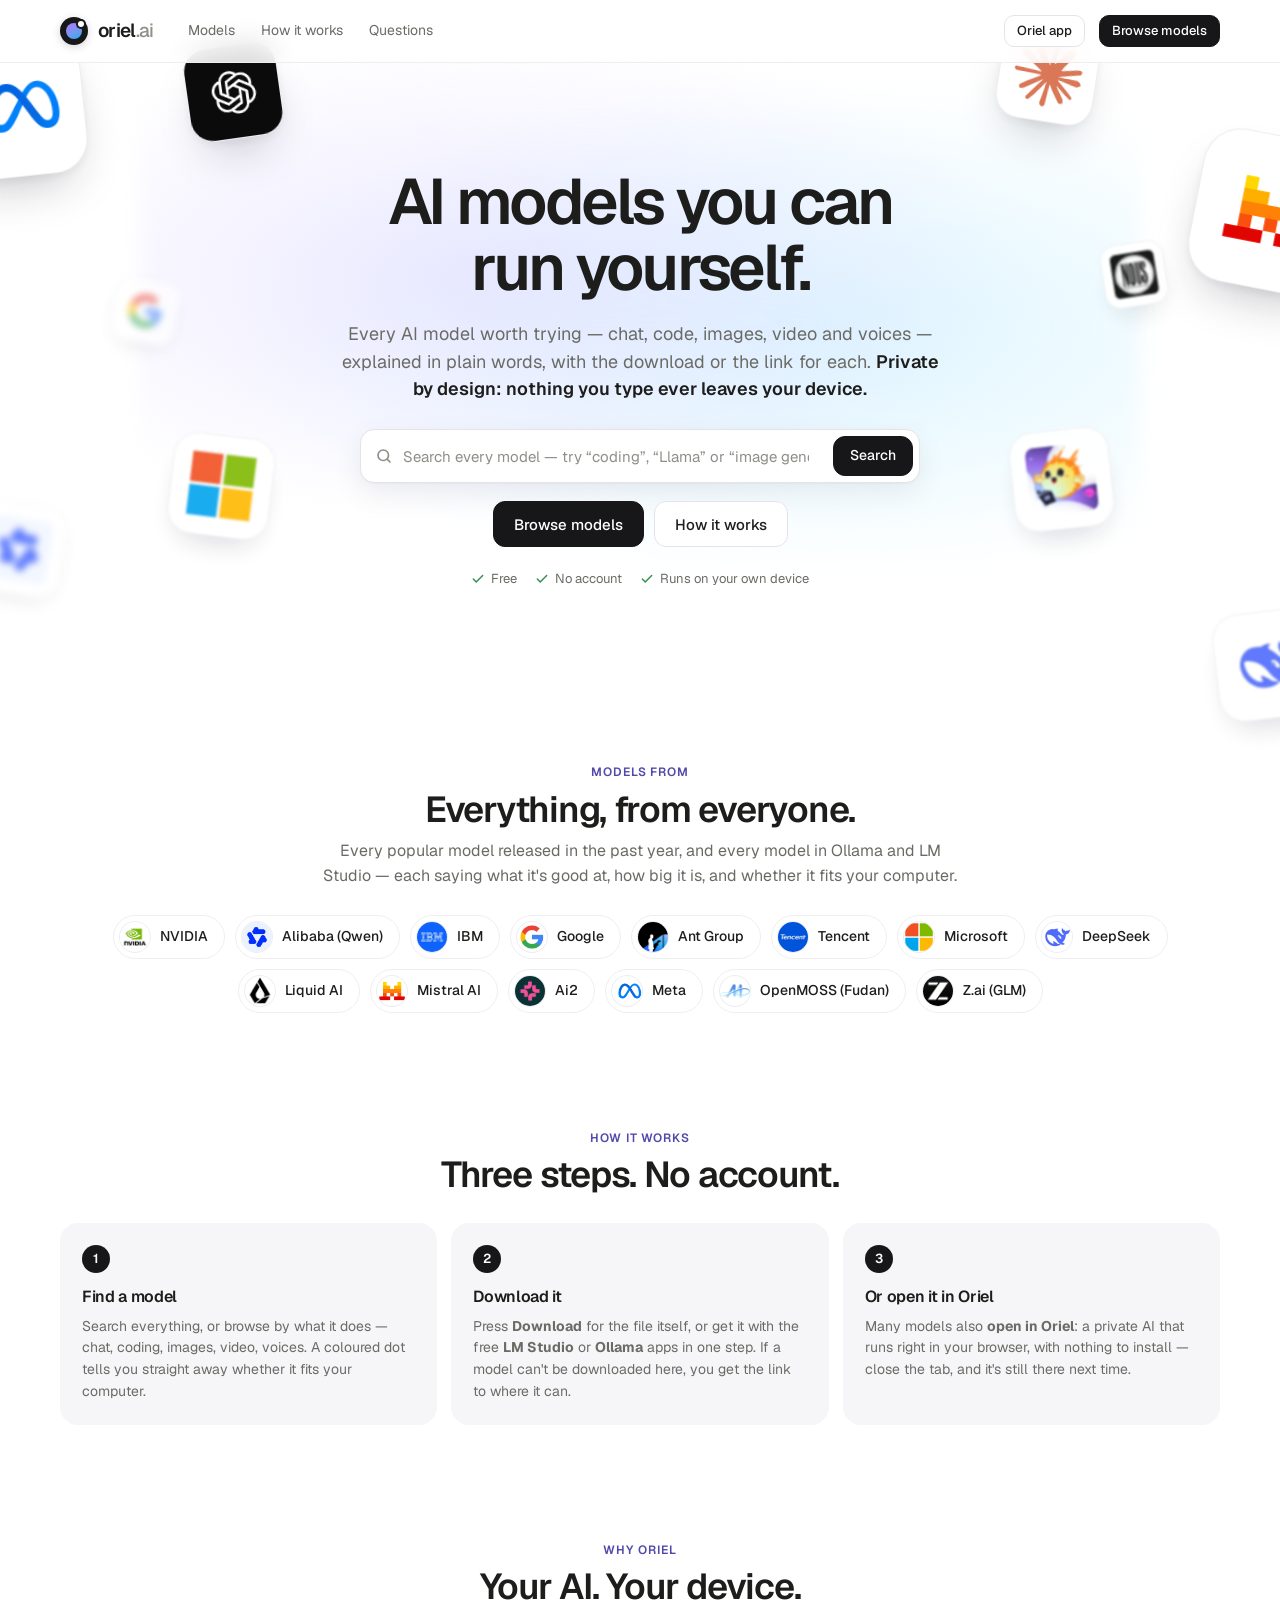
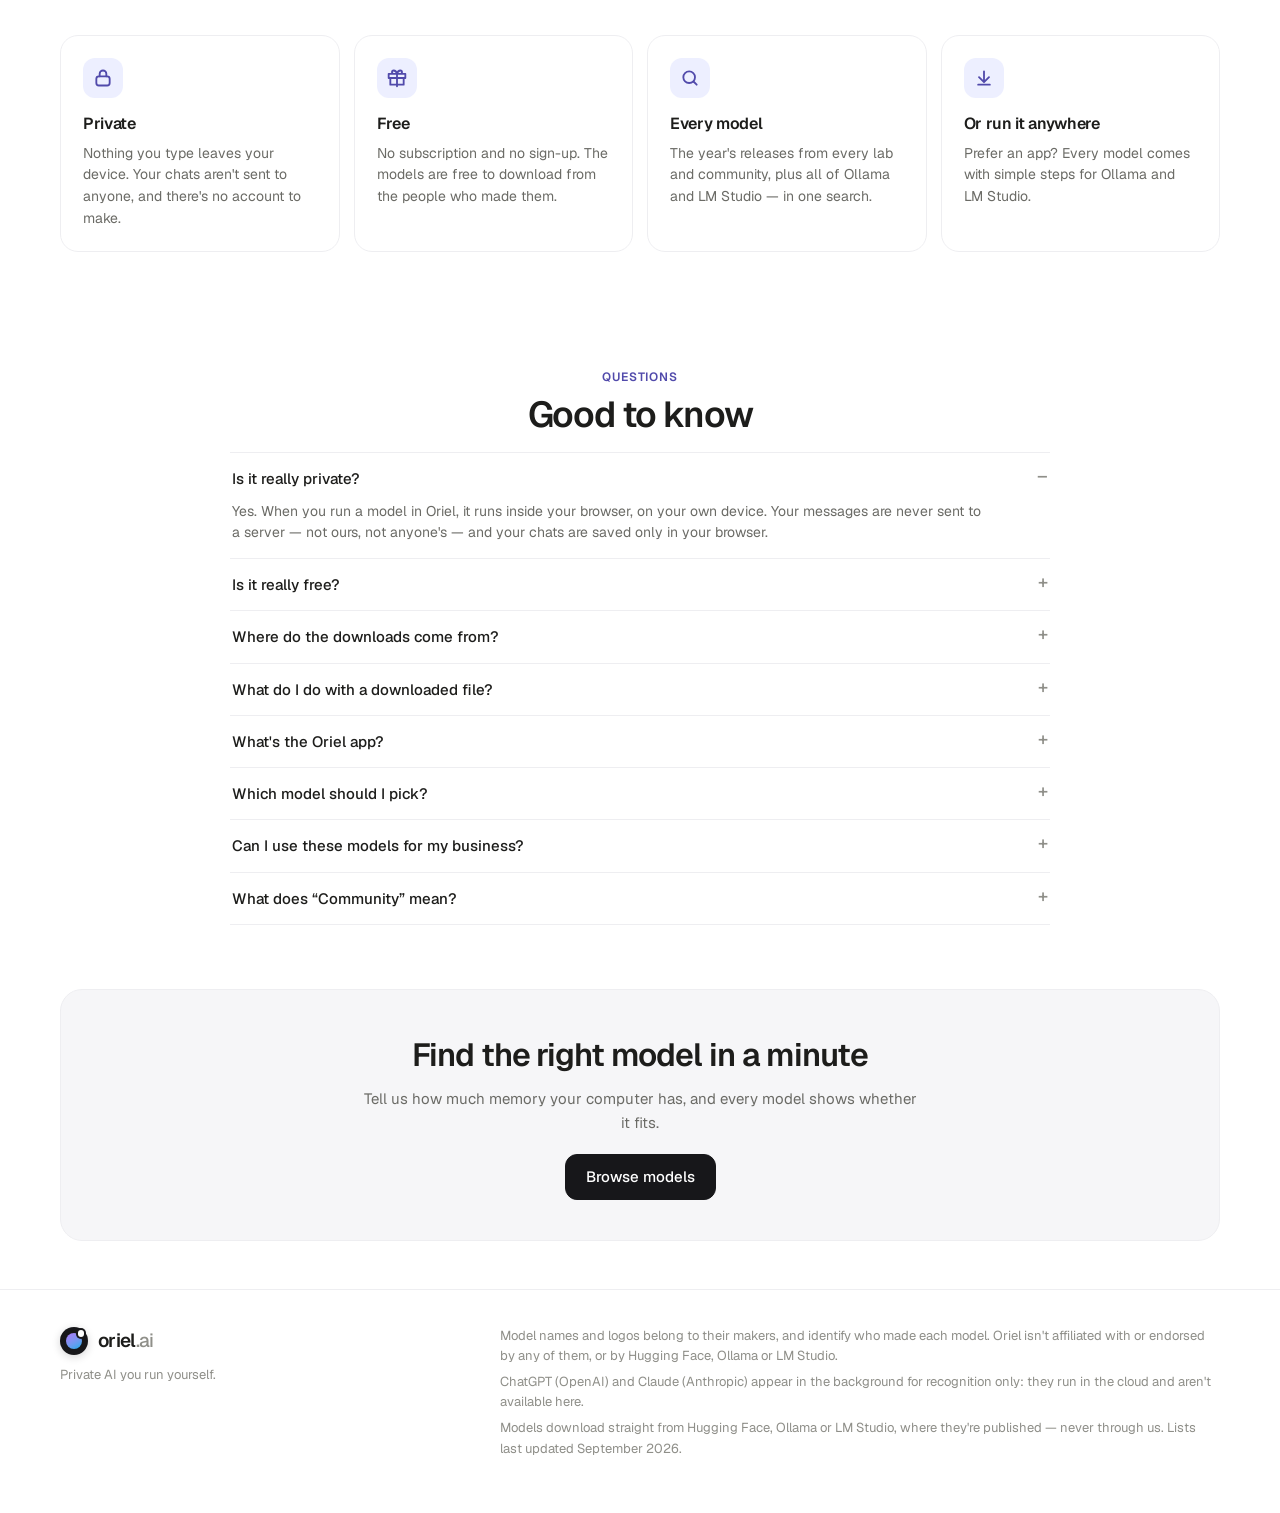
<file: web/index.html>
<!doctype html>
<html lang="en">
<head>
<meta charset="utf-8">
<meta name="viewport" content="width=device-width, initial-scale=1">
<title>Oriel Models — every AI model you can run yourself</title>
<meta name="description" content="Every AI model worth trying from the past year, plus everything in Ollama and LM Studio, explained in plain words. Download it, or open it in Oriel. Nothing you type ever leaves your device.">
<link rel="icon" href="data:image/svg+xml,%3Csvg xmlns='http://www.w3.org/2000/svg' viewBox='0 0 32 32'%3E%3Ccircle cx='16' cy='16' r='14' fill='%2317171a'/%3E%3Ccircle cx='15' cy='17' r='8' fill='%237b8cf5'/%3E%3Ccircle cx='22.5' cy='9.5' r='3.6' fill='%23fff' stroke='%2317171a' stroke-width='1.6'/%3E%3C/svg%3E">
<script>try{var t=localStorage.getItem('oriel-theme');if(t==='Dark')document.documentElement.dataset.theme='dark';else if(t==='Light')document.documentElement.dataset.theme='light';}catch(e){}</script>
<link rel="preload" href="fonts/Geist-Variable.woff2" as="font" type="font/woff2" crossorigin>
<link rel="stylesheet" href="site.css?v=202609280827">
</head>
<body>
<div class="floaters" id="floaters" aria-hidden="true"></div>
<header class="nav-wrap">
  <nav class="pill-nav" aria-label="Main">
    <a class="brand" href="./"><span class="orb" aria-hidden="true"></span><b>oriel<span>.ai</span></b></a>
    <div class="nav-links"><a href="models.html">Models</a><a href="#how">How it works</a><a href="#faq">Questions</a></div>
    <span class="nav-spacer"></span>
    <a class="btn btn-sm btn-white nav-hide" href="app/">Oriel app</a>
    <a class="btn btn-sm btn-brand" href="models.html">Browse models</a>
    <button class="nav-menu" aria-label="Menu" aria-expanded="false"><svg width="20" height="20" viewBox="0 0 24 24" fill="none" stroke="currentColor" stroke-width="2.6" stroke-linecap="round"><path d="M4 7h16M4 12h16M4 17h16"/></svg></button>
  </nav>
  <div class="nav-drop"><a href="models.html">Browse models</a><a href="app/">Oriel app</a><a href="#how">How it works</a><a href="#faq">Questions</a></div>
</header>

<main>
  <section class="hero" id="hero">
    <div class="glow" aria-hidden="true"></div>
    <div class="hero-inner">
      <h1>AI models you can <br>run yourself.</h1>
      <p class="lede">Every AI model worth trying — chat, code, images, video and voices — explained in plain words, with the download or the link for each. <b>Private by design: nothing you type ever leaves your device.</b></p>
      <form class="hero-search" action="models.html" role="search">
        <svg width="18" height="18" viewBox="0 0 24 24" fill="none" stroke="currentColor" stroke-width="2.2" stroke-linecap="round" stroke-linejoin="round"><circle cx="11" cy="11" r="7"/><path d="m20 20-3.5-3.5"/></svg>
        <input name="q" type="search" placeholder="Search every model — try “coding”, “Llama” or “image generator”" aria-label="Search models">
        <button class="btn btn-brand">Search</button>
      </form>
      <div class="cta-row">
        <a class="btn btn-lg btn-brand" href="models.html">Browse models</a>
        <a class="btn btn-lg" href="#how">How it works</a>
      </div>
      <div class="promise"><span><svg width="14" height="14" viewBox="0 0 24 24" fill="none" stroke="currentColor" stroke-width="2.5" stroke-linecap="round" stroke-linejoin="round"><path d="M20 6 9 17l-5-5"/></svg>Free</span><span><svg width="14" height="14" viewBox="0 0 24 24" fill="none" stroke="currentColor" stroke-width="2.5" stroke-linecap="round" stroke-linejoin="round"><path d="M20 6 9 17l-5-5"/></svg>No account</span><span><svg width="14" height="14" viewBox="0 0 24 24" fill="none" stroke="currentColor" stroke-width="2.5" stroke-linecap="round" stroke-linejoin="round"><path d="M20 6 9 17l-5-5"/></svg>Runs on your own device</span></div>
    </div>
  </section>

  <section class="block center">
    <div class="wrap">
      <span class="kicker">Models from</span>
      <h2 class="h2">Everything, from everyone.</h2>
      <p class="sub">Every popular model released in the past year, and every model in Ollama and LM Studio — each saying what it's good at, how big it is, and whether it fits your computer.</p>
      <div class="makers" id="makers"></div>
    </div>
  </section>

  <section class="block" id="how">
    <div class="wrap">
      <div class="center"><span class="kicker">How it works</span><h2 class="h2">Three steps. No account.</h2></div>
      <div class="steps">
        <div class="step"><div class="num">1</div><h3>Find a model</h3><p>Search everything, or browse by what it does — chat, coding, images, video, voices. A coloured dot tells you straight away whether it fits your computer.</p></div>
        <div class="step"><div class="num">2</div><h3>Download it</h3><p>Press <b>Download</b> for the file itself, or get it with the free <b>LM Studio</b> or <b>Ollama</b> apps in one step. If a model can't be downloaded here, you get the link to where it can.</p></div>
        <div class="step"><div class="num">3</div><h3>Or open it in Oriel</h3><p>Many models also <b>open in Oriel</b>: a private AI that runs right in your browser, with nothing to install — close the tab, and it's still there next time.</p></div>
      </div>
    </div>
  </section>

  <section class="block">
    <div class="wrap">
      <div class="center"><span class="kicker">Why Oriel</span><h2 class="h2">Your AI. Your device.</h2></div>
      <div class="features">
        <div class="feature"><div class="ic"><svg width="26" height="26" viewBox="0 0 24 24" fill="none" stroke="currentColor" stroke-width="2.2" stroke-linecap="round" stroke-linejoin="round"><rect x="4" y="10" width="16" height="11" rx="3"/><path d="M8 10V7a4 4 0 0 1 8 0v3"/></svg></div><h3>Private</h3><p>Nothing you type leaves your device. Your chats aren't sent to anyone, and there's no account to make.</p></div>
        <div class="feature"><div class="ic"><svg width="26" height="26" viewBox="0 0 24 24" fill="none" stroke="currentColor" stroke-width="2.2" stroke-linecap="round" stroke-linejoin="round"><path d="M20 12v8H4v-8M2 7h20v5H2zM12 22V7M12 7H8a2 2 0 1 1 0-4c3 0 4 4 4 4Zm0 0h4a2 2 0 1 0 0-4c-3 0-4 4-4 4Z"/></svg></div><h3>Free</h3><p>No subscription and no sign-up. The models are free to download from the people who made them.</p></div>
        <div class="feature"><div class="ic"><svg width="26" height="26" viewBox="0 0 24 24" fill="none" stroke="currentColor" stroke-width="2.2" stroke-linecap="round" stroke-linejoin="round"><circle cx="11" cy="11" r="7"/><path d="m20 20-3.5-3.5"/></svg></div><h3>Every model</h3><p>The year's releases from every lab and community, plus all of Ollama and LM Studio — in one search.</p></div>
        <div class="feature"><div class="ic"><svg width="26" height="26" viewBox="0 0 24 24" fill="none" stroke="currentColor" stroke-width="2.2" stroke-linecap="round" stroke-linejoin="round"><path d="M12 4v12M6 11l6 6 6-6M5 20h14"/></svg></div><h3>Or run it anywhere</h3><p>Prefer an app? Every model comes with simple steps for Ollama and LM Studio.</p></div>
      </div>
    </div>
  </section>

  <section class="block" id="faq">
    <div class="wrap" style="max-width:860px">
      <div class="center"><span class="kicker">Questions</span><h2 class="h2">Good to know</h2></div>
      <div class="faq">
        <details open><summary>Is it really private?</summary><p>Yes. When you run a model in Oriel, it runs inside your browser, on your own device. Your messages are never sent to a server — not ours, not anyone's — and your chats are saved only in your browser.</p></details>
        <details><summary>Is it really free?</summary><p>Yes. Oriel costs nothing and needs no account, and every model here is free to download. A few models' licences only allow personal use; those are clearly marked.</p></details>
        <details><summary>Where do the downloads come from?</summary><p>Straight from where each model's makers publish it — Hugging Face, Ollama or LM Studio. Nothing passes through us, and we never see what you download.</p></details>
        <details><summary>What do I do with a downloaded file?</summary><p>Model files end in <b>.gguf</b>. Open them with a free app: <b>LM Studio</b> or <b>Jan</b> (just open the file), or <b>Ollama</b>. Or skip the file: every model shows the one-step way to get it in those apps.</p></details>
        <details><summary>What's the Oriel app?</summary><p>Our own private AI: it chats, writes code and makes pictures, running entirely in your browser on your own computer — free, with no account. <a href="app/">Have a look</a>.</p></details>
        <details><summary>Which model should I pick?</summary><p>Start with <b>Qwen3 4B</b> if your computer has 8 GB of memory or more, or <b>Llama 3.2 1B</b> on an older one. For programming, try <b>Qwen2.5 Coder 7B</b>. To run on your computer with Ollama, <b>Gemma 4 E4B</b> is a great all-rounder that also reads photos.</p></details>
        <details><summary>Can I use these models for my business?</summary><p>Most, yes — every model shows its licence in plain words, and you can filter for “Free for business use”.</p></details>
        <details><summary>What does “Community” mean?</summary><p>A model shared by someone other than the lab that made the original — often a tuned or improved version. Many are excellent; switch on <b>Original makers only</b> to hide them.</p></details>
      </div>
    </div>
  </section>

  <div class="wrap">
    <div class="cta-box">
      <h2>Find the right model in a minute</h2>
      <p>Tell us how much memory your computer has, and every model shows whether it fits.</p>
      <a class="btn btn-lg btn-brand" href="models.html">Browse models</a>
    </div>
  </div>
</main>

<footer>
  <div class="wrap"><div class="foot">
    <div><a class="brand" href="./" style="margin-bottom:10px"><span class="orb" aria-hidden="true"></span><b>oriel<span>.ai</span></b></a>
      <p>Private AI you run yourself.</p></div>
    <div>
      <p>Model names and logos belong to their makers, and identify who made each model. Oriel isn't affiliated with or endorsed by any of them, or by Hugging Face, Ollama or LM Studio.</p>
      <p>ChatGPT (OpenAI) and Claude (Anthropic) appear in the background for recognition only: they run in the cloud and aren't available here.</p>
      <p>Models download straight from Hugging Face, Ollama or LM Studio, where they're published — never through us. Lists last updated September 2026.</p>
    </div>
  </div></div>
</footer>

<div class="toast" id="toast" role="status" aria-live="polite"></div>
<script src="site.js?v=202609280827"></script>
</body>
</html>
</file>
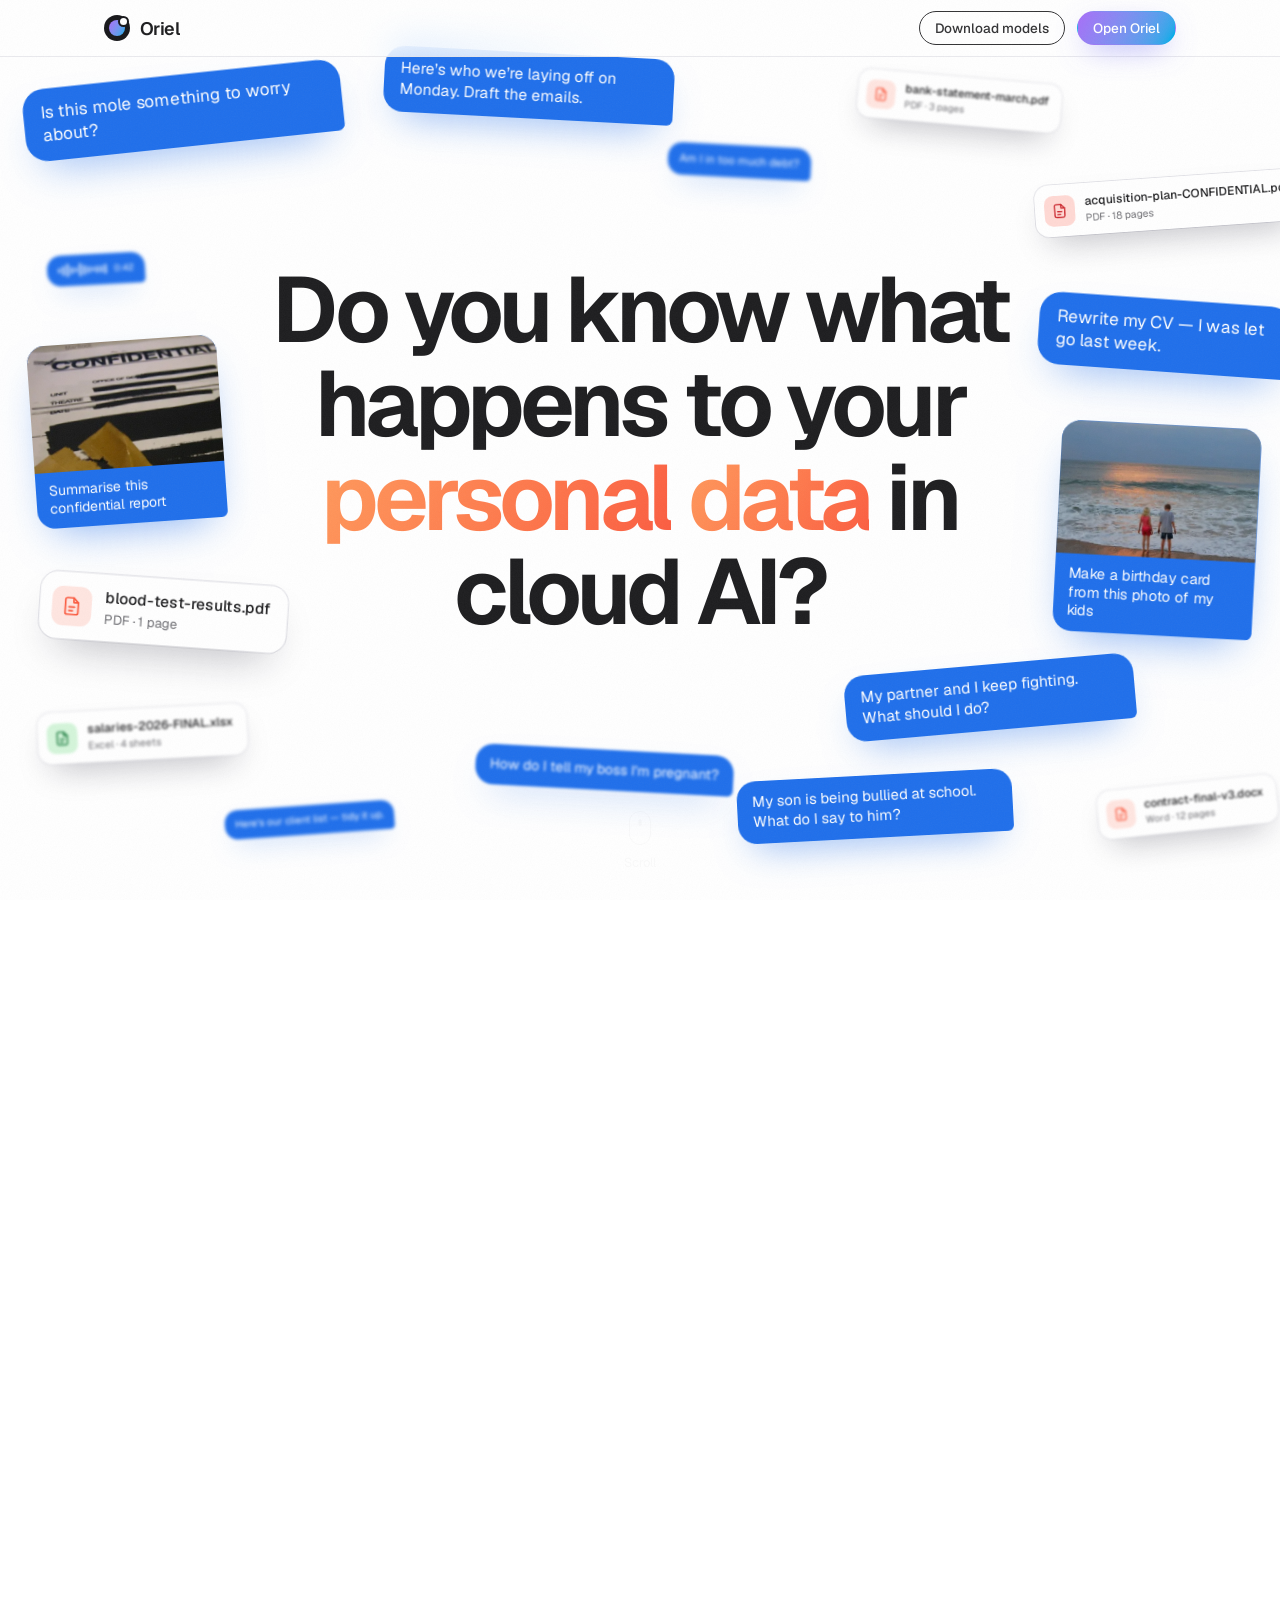
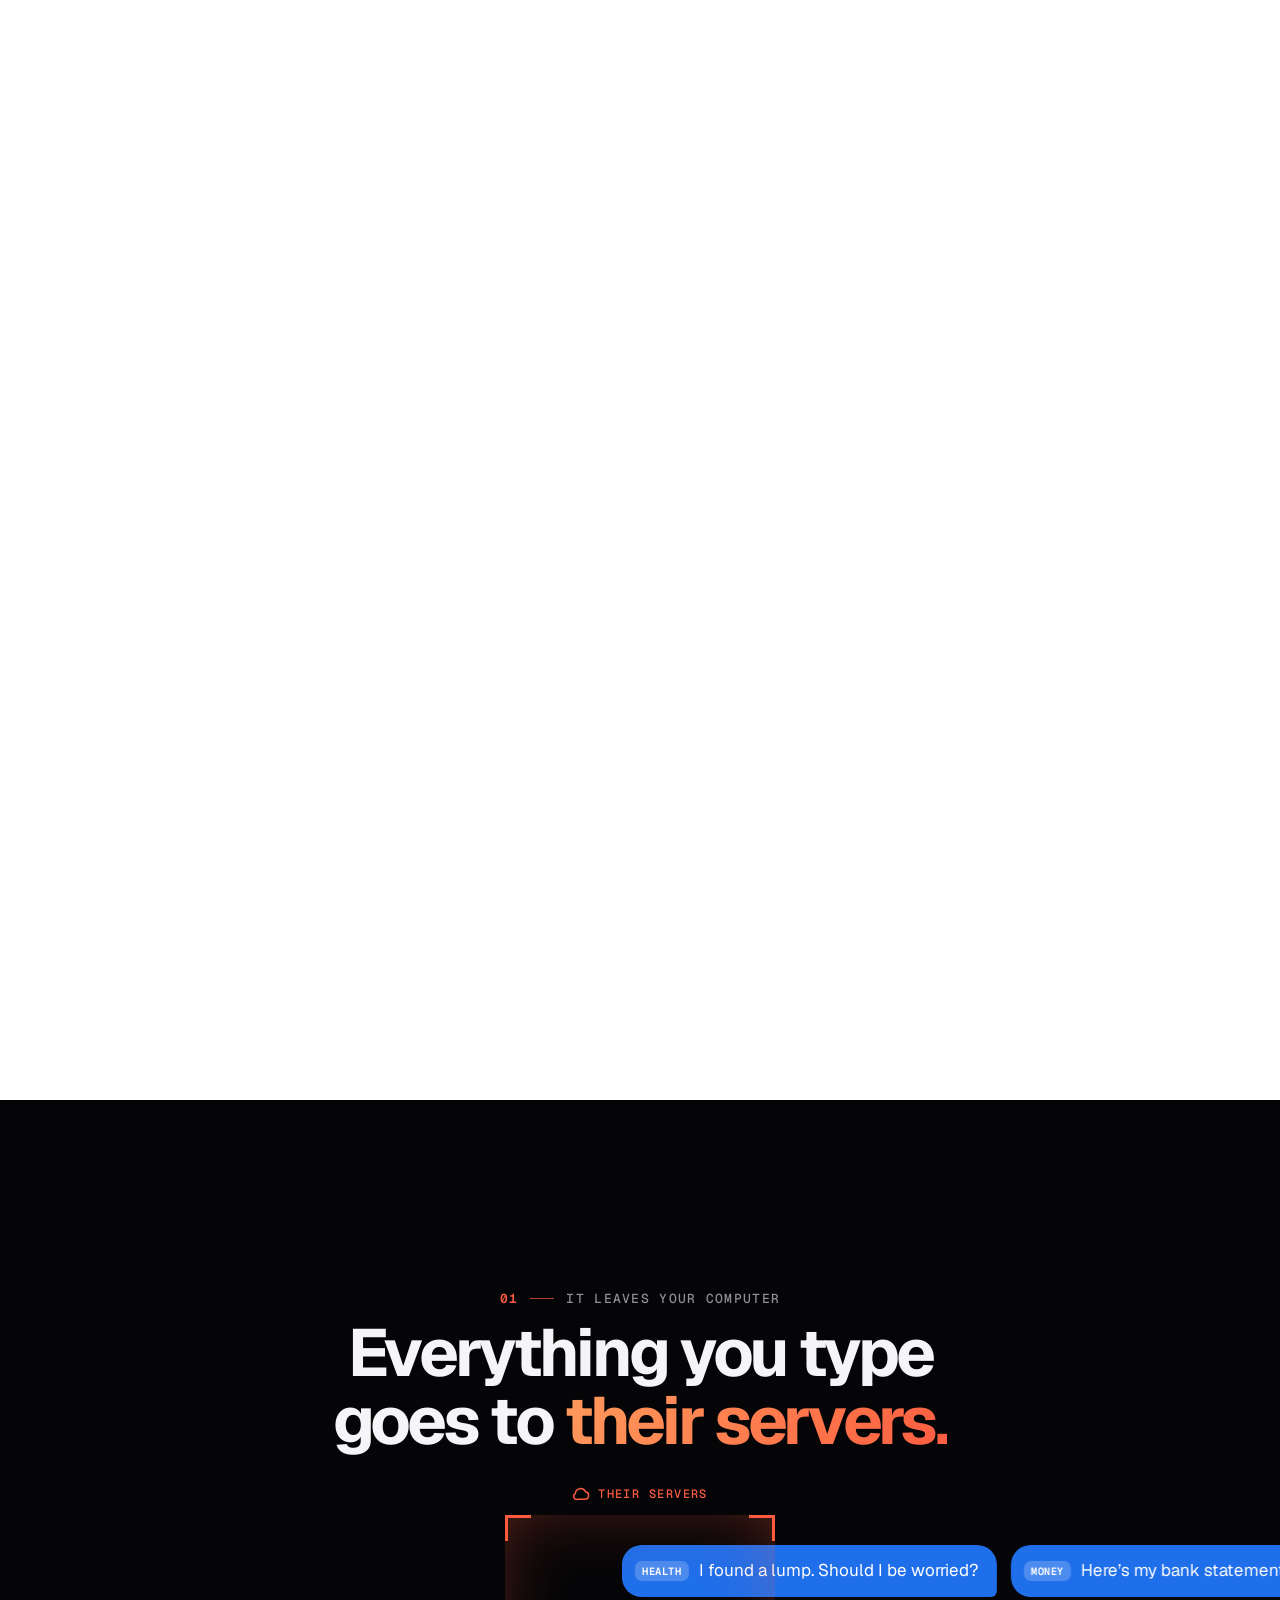
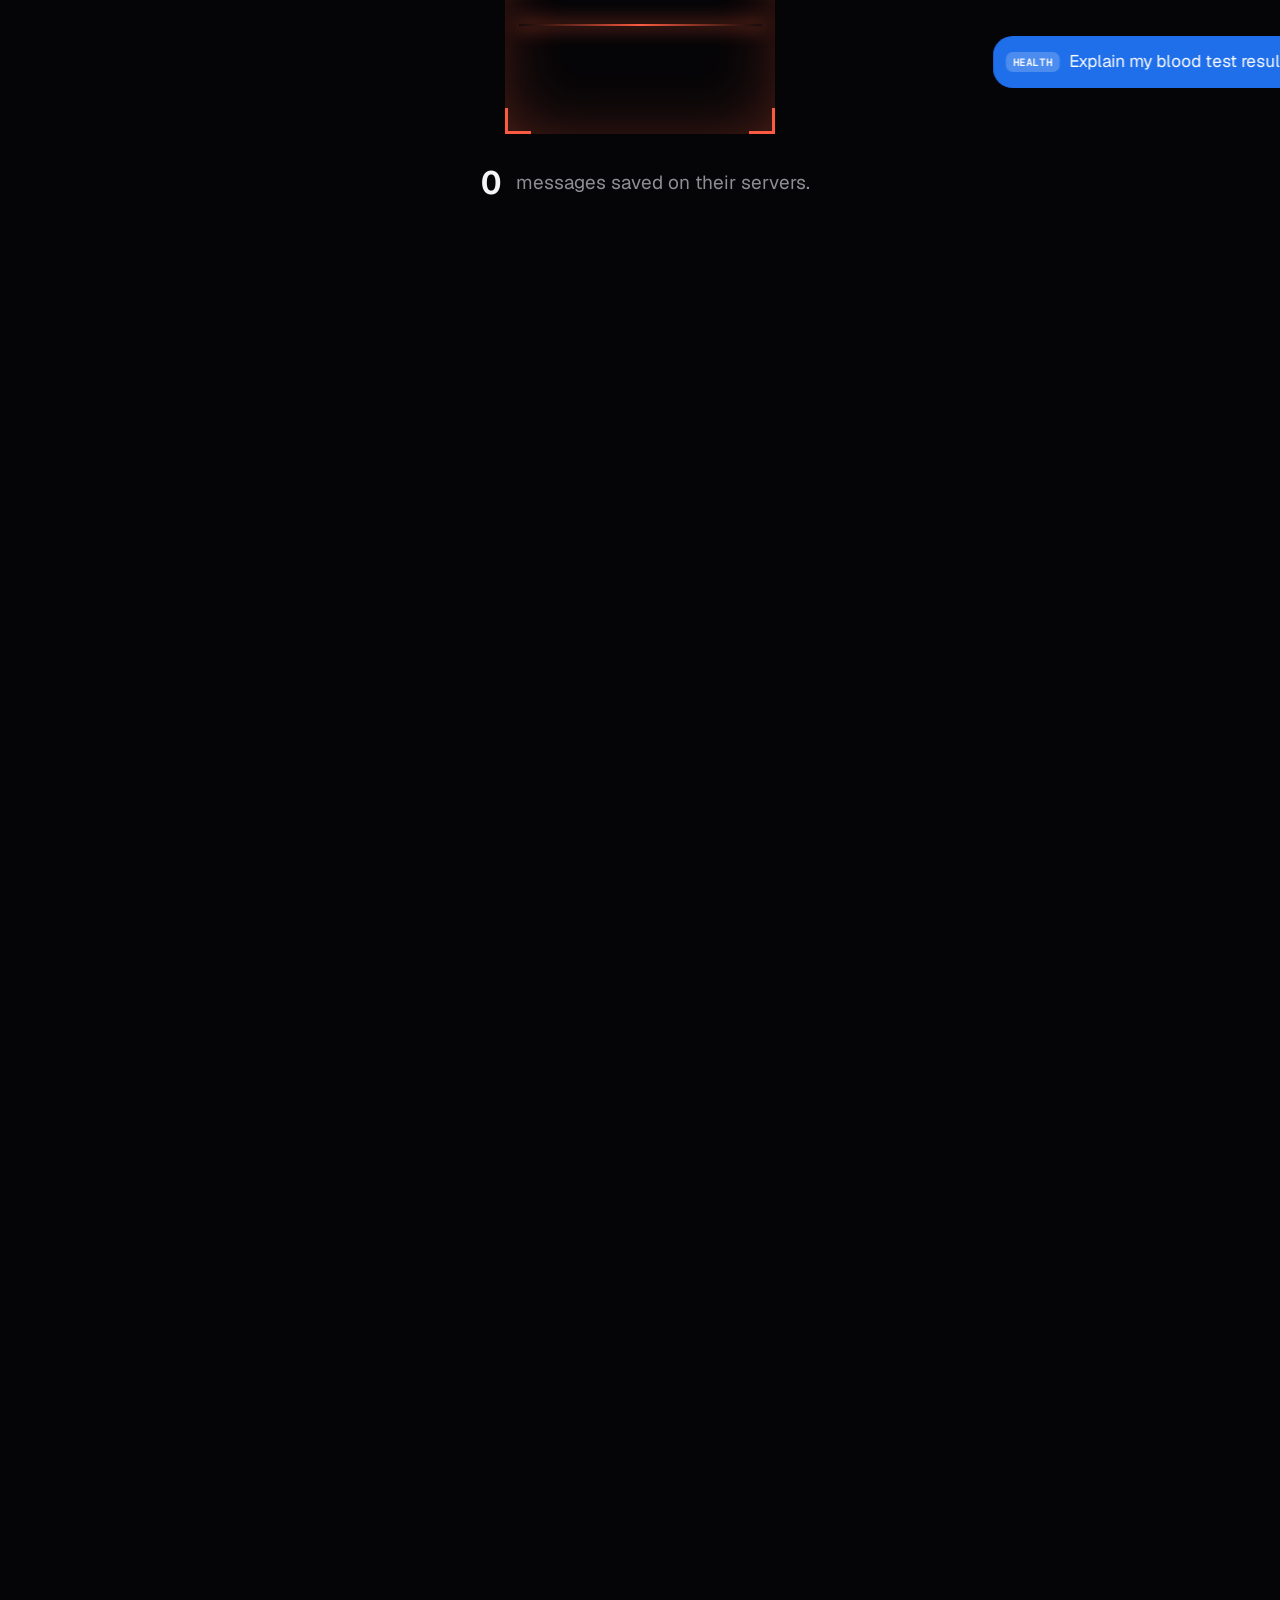
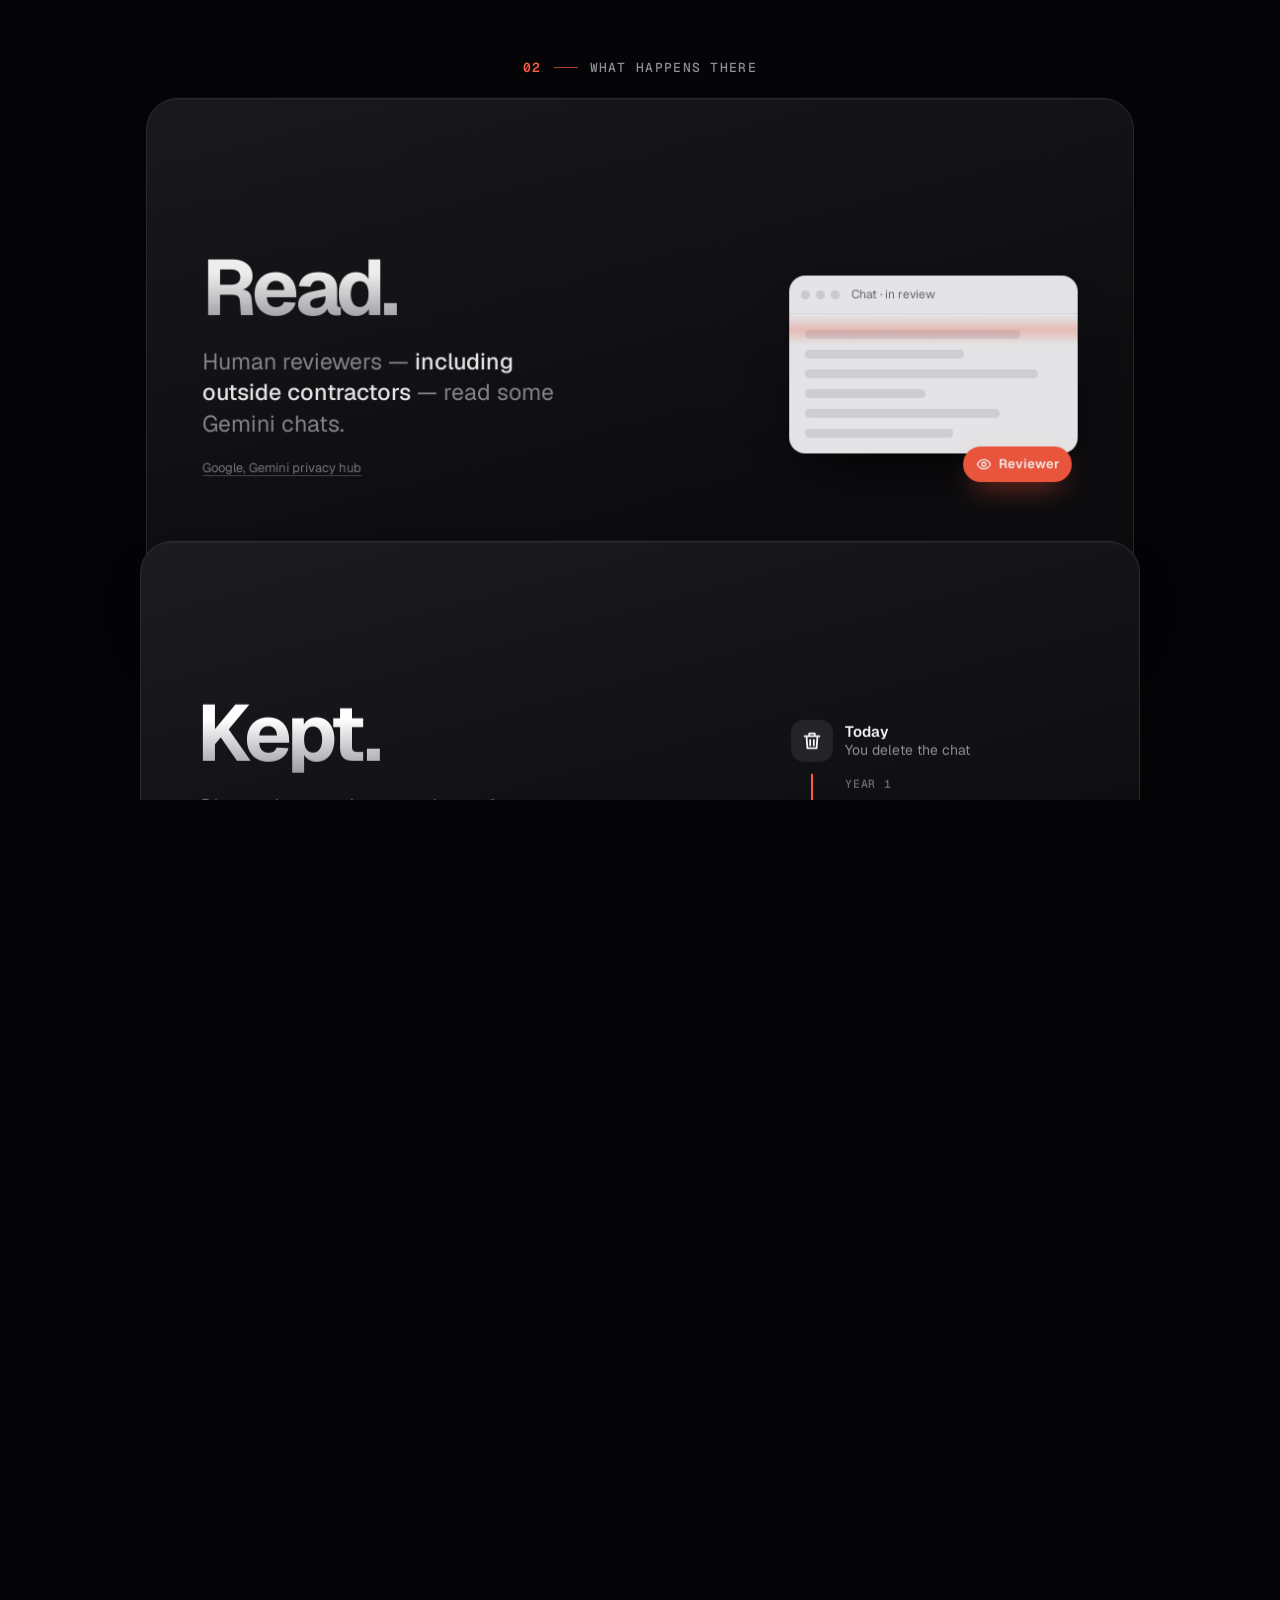
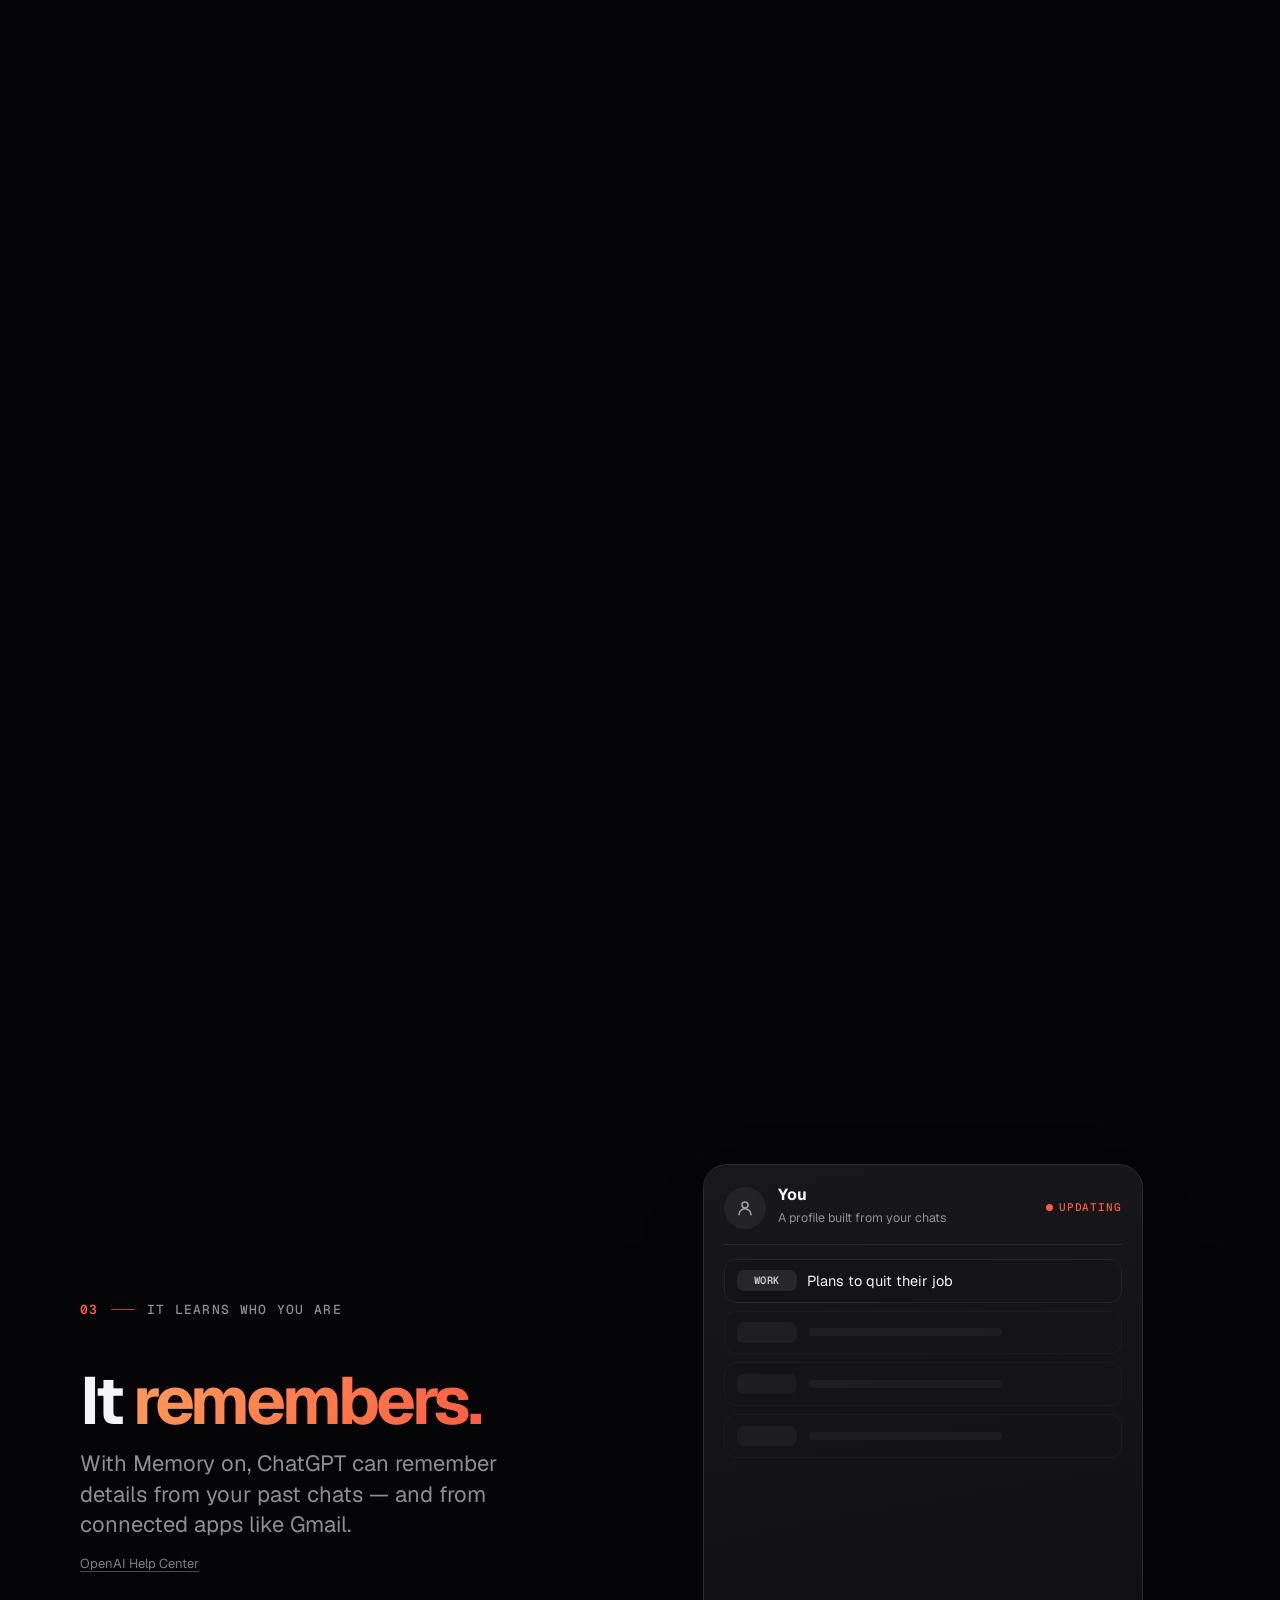
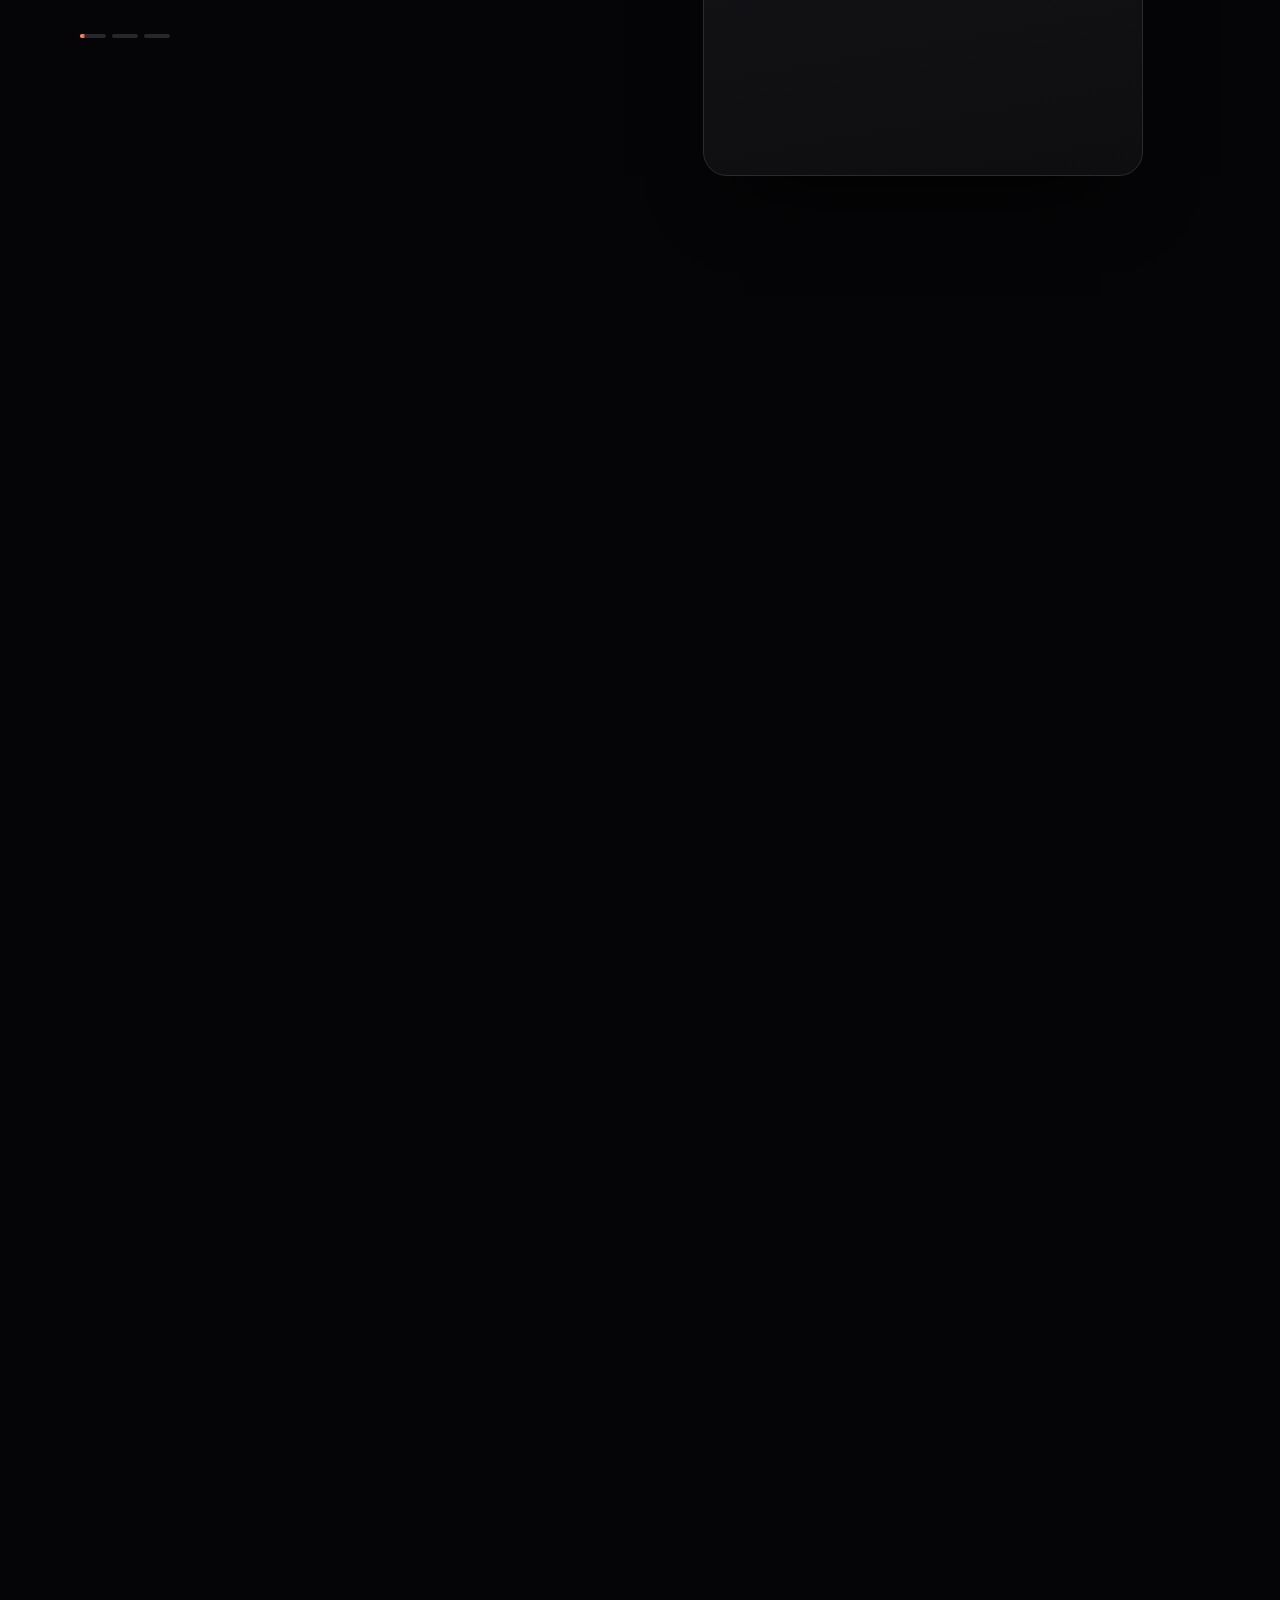
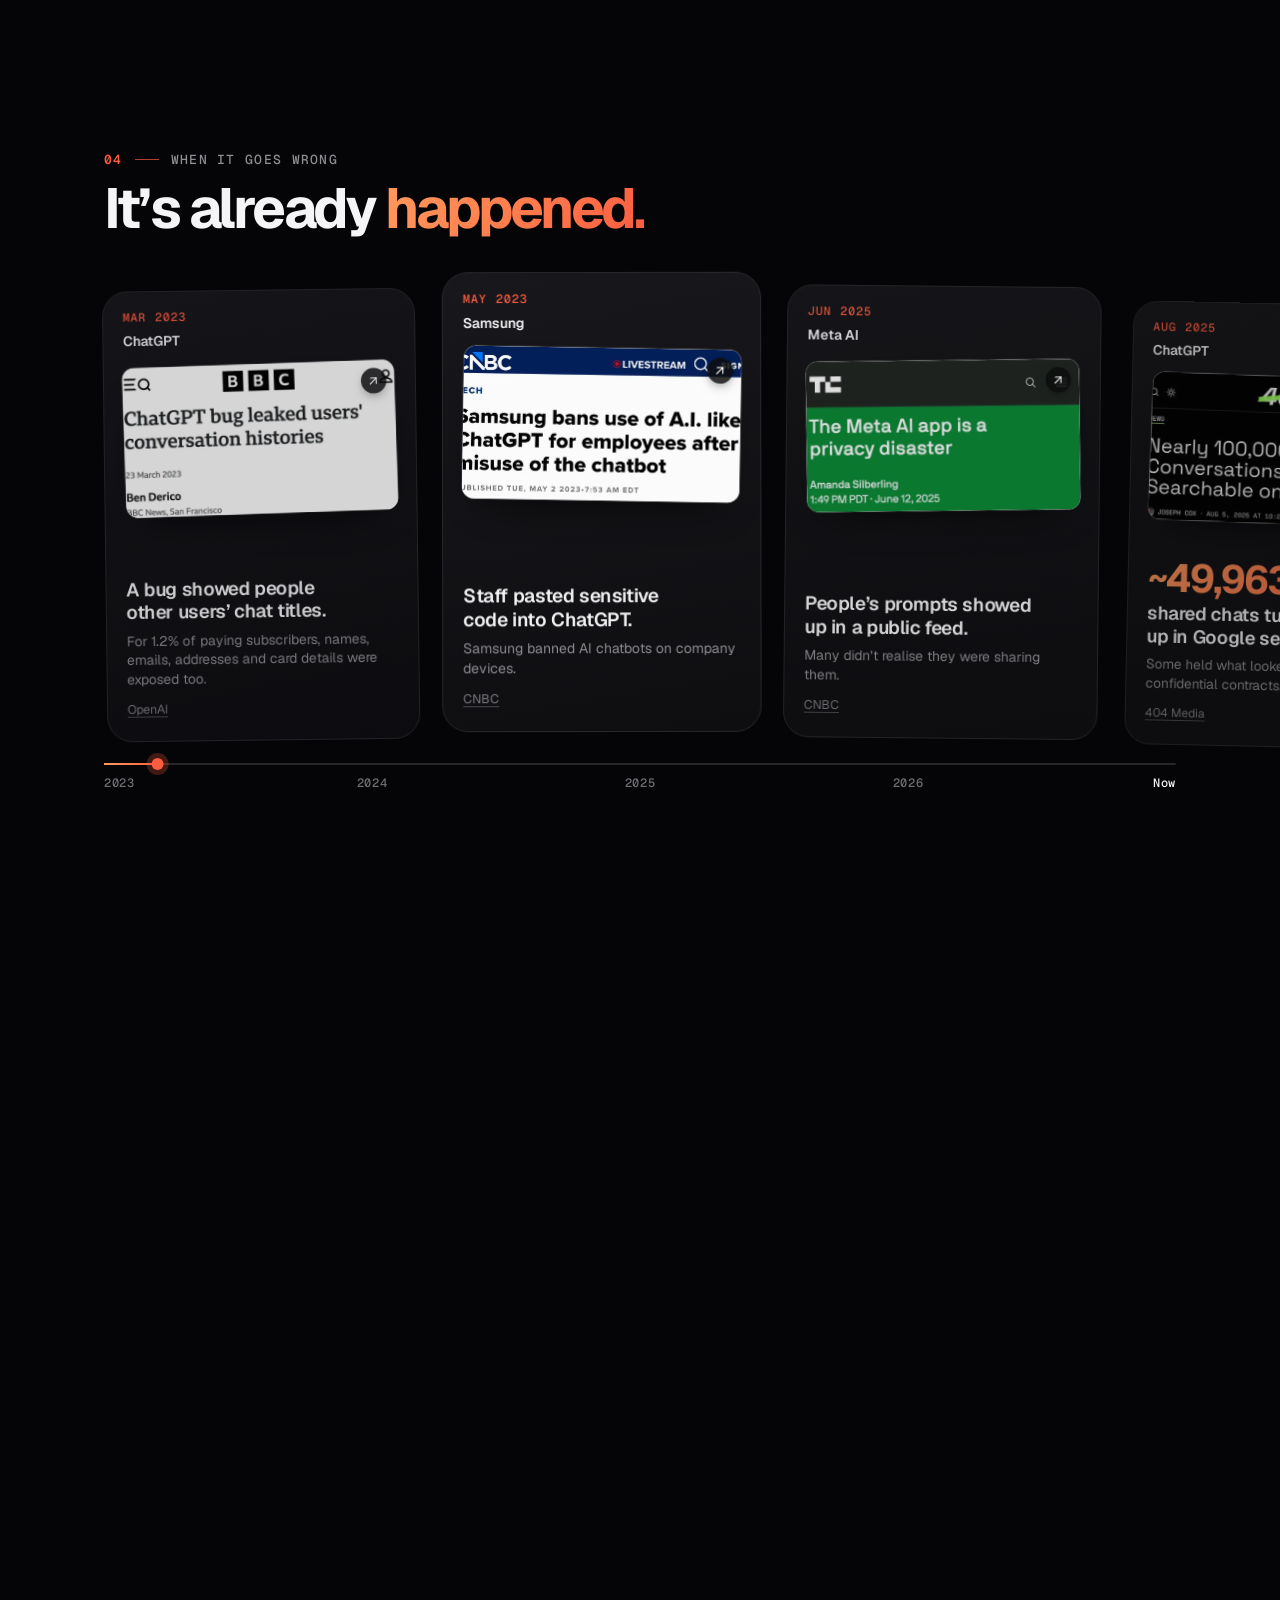
<file: web/app/index.html>
<!doctype html>
<html lang="en">
<head>
<meta charset="utf-8">
<meta name="viewport" content="width=device-width, initial-scale=1">
<title>Oriel — private AI that never leaves your computer</title>
<meta name="description" content="Cloud AI keeps, reads and trains on what you type. Oriel’s AI runs on your own computer: chat, code and pictures — private, free, no account.">
<link rel="canonical" href="https://yenxu0872-max.github.io/oriel/app/">
<meta property="og:type" content="website">
<meta property="og:site_name" content="Oriel">
<meta property="og:title" content="Oriel — private AI that never leaves your computer">
<meta property="og:description" content="Cloud AI keeps, reads and trains on what you type. Oriel’s AI runs on your own computer — private, free, no account.">
<meta property="og:url" content="https://yenxu0872-max.github.io/oriel/app/">
<meta property="og:image" content="https://yenxu0872-max.github.io/oriel/app/img/og.jpg">
<meta property="og:image:width" content="1200">
<meta property="og:image:height" content="630">
<meta property="og:image:alt" content="Do you know what happens to your personal data in cloud AI? — Oriel">
<meta name="twitter:card" content="summary_large_image">
<link rel="icon" href="data:image/svg+xml,%3Csvg xmlns='http://www.w3.org/2000/svg' viewBox='0 0 32 32'%3E%3Ccircle cx='16' cy='16' r='14' fill='%2317171a'/%3E%3Ccircle cx='15' cy='17' r='8' fill='%237b8cf5'/%3E%3Ccircle cx='22.5' cy='9.5' r='3.6' fill='%23fff' stroke='%2317171a' stroke-width='1.6'/%3E%3C/svg%3E">
<script>document.documentElement.classList.add(matchMedia('(prefers-reduced-motion: reduce)').matches ? 'still' : 'js')</script>
<link rel="preload" href="fonts/Geist-Variable.woff2" as="font" type="font/woff2" crossorigin>
<link rel="stylesheet" href="app.css?v=9">
<link rel="manifest" href="manifest.webmanifest">
<meta name="theme-color" content="#ffffff">
<link rel="apple-touch-icon" href="img/apple-touch-icon.png">
<script>if('serviceWorker' in navigator)addEventListener('load',()=>navigator.serviceWorker.register('sw.js').catch(()=>{}));</script>
</head>
<body>
<svg width="0" height="0" style="position:absolute" aria-hidden="true">
  <symbol id="i-lock" viewBox="0 0 24 24"><rect x="4" y="10" width="16" height="11" rx="3"/><path d="M8 10V7a4 4 0 0 1 8 0v3"/></symbol>
  <symbol id="i-wifi" viewBox="0 0 24 24"><path d="M2 8.5a16 16 0 0 1 20 0M5.5 12.2a11 11 0 0 1 13 0M9 15.8a6 6 0 0 1 6 0M12 19.5h.01"/></symbol>
  <symbol id="i-wifi-off" viewBox="0 0 24 24"><path d="M2 8.5a16 16 0 0 1 20 0M5.5 12.2a11 11 0 0 1 13 0M9 15.8a6 6 0 0 1 6 0M12 19.5h.01M3 3l18 18"/></symbol>
  <symbol id="i-gift" viewBox="0 0 24 24"><path d="M20 12v8H4v-8M2 7h20v5H2zM12 22V7M12 7H8a2 2 0 1 1 0-4c3 0 4 4 4 4Zm0 0h4a2 2 0 1 0 0-4c-3 0-4 4-4 4Z"/></symbol>
  <symbol id="i-spark" viewBox="0 0 24 24"><path d="M12 3l1.8 5.2L19 10l-5.2 1.8L12 17l-1.8-5.2L5 10l5.2-1.8zM19 16l.8 2.2L22 19l-2.2.8L19 22l-.8-2.2L16 19l2.2-.8z"/></symbol>
  <symbol id="i-eye" viewBox="0 0 24 24"><path d="M2 12s3.6-7 10-7 10 7 10 7-3.6 7-10 7S2 12 2 12Z"/><circle cx="12" cy="12" r="3"/></symbol>
  <symbol id="i-trash" viewBox="0 0 24 24"><path d="M4 7h16M10 11v6M14 11v6M6 7l1 13h10l1-13M9 7V4h6v3"/></symbol>
  <symbol id="i-archive" viewBox="0 0 24 24"><rect x="3" y="4" width="18" height="5" rx="1"/><path d="M5 9v10h14V9M10 13h4"/></symbol>
  <symbol id="i-down" viewBox="0 0 24 24"><path d="M12 5v14M6 13l6 6 6-6"/></symbol>
  <symbol id="i-up" viewBox="0 0 24 24"><path d="M12 19V5M6 11l6-6 6 6"/></symbol>
  <symbol id="i-bug" viewBox="0 0 24 24"><rect x="7" y="8" width="10" height="12" rx="5"/><path d="M12 8V5M9 4.5l1.5 1.5M15 4.5 13.5 6M3 13h4M17 13h4M4 19l3-2M20 19l-3-2M4 7l3 2M20 7l-3 2"/></symbol>
  <symbol id="i-code" viewBox="0 0 24 24"><path d="M8 7l-5 5 5 5M16 7l5 5-5 5M14 4l-4 16"/></symbol>
  <symbol id="i-cast" viewBox="0 0 24 24"><path d="M3 10.5v3a1 1 0 0 0 1 1h3l6 5V4.5l-6 5H4a1 1 0 0 0-1 1ZM17 8.5a5 5 0 0 1 0 7M20 5.5a9 9 0 0 1 0 13"/></symbol>
  <symbol id="i-download" viewBox="0 0 24 24"><path d="M12 4v11M7 10l5 5 5-5M5 20h14"/></symbol>
  <symbol id="i-browser" viewBox="0 0 24 24"><rect x="3" y="4" width="18" height="16" rx="2.5"/><path d="M3 9h18M6.5 6.5h.01M9.5 6.5h.01"/></symbol>
  <symbol id="i-chat" viewBox="0 0 24 24"><path d="M21 12a8 8 0 0 1-11.6 7.1L4 20l1.1-4.6A8 8 0 1 1 21 12Z"/></symbol>
  <symbol id="i-check" viewBox="0 0 24 24"><path d="M5 12.5l4.5 4.5L19 7.5"/></symbol>
  <symbol id="i-x" viewBox="0 0 24 24"><path d="M6.5 6.5l11 11M17.5 6.5l-11 11"/></symbol>
  <symbol id="i-plus" viewBox="0 0 24 24"><path d="M12 5v14M5 12h14"/></symbol>
  <symbol id="i-file" viewBox="0 0 24 24"><path d="M14 3H7a2 2 0 0 0-2 2v14a2 2 0 0 0 2 2h10a2 2 0 0 0 2-2V8Z"/><path d="M14 3v5h5M9 13h6M9 17h4"/></symbol>
  <symbol id="i-user" viewBox="0 0 24 24"><circle cx="12" cy="8" r="4"/><path d="M4 21a8 8 0 0 1 16 0"/></symbol>
  <symbol id="i-cloud" viewBox="0 0 24 24"><path d="M7 19h10a5 5 0 0 0 .7-9.95A7 7 0 0 0 4.3 11.5 4 4 0 0 0 7 19Z"/></symbol>
</svg>
<div class="grain" aria-hidden="true"></div>

<header class="nav" data-tone="day">
  <div class="in">
    <a class="brand" href="./"><span class="orb" aria-hidden="true"></span>Oriel</a>
    <span class="sp"></span>
    <a class="btn btn-line hide-sm" href="../models.html">Download models</a>
    <a class="btn btn-sm btn-glow" href="chat.html">Open Oriel</a>
  </div>
  <i class="prog" aria-hidden="true"></i>
</header>
<nav class="rail" aria-label="Chapters"></nav>

<main>
  <!-- the question, in daylight — then the lights go down -->
  <section class="scene hero" data-scene="hero" data-tone="day" data-chapter="The question">
    <div class="stick">
      <div class="sky" aria-hidden="true">
        <div class="fl" style="--x:3%;--y:11%;--xs:4%;--ys:9%;--d:1.1;--r:-6deg;--i:0"><div class="fi"><div class="bub">Is this mole something to worry about?</div></div></div>
        <div class="fl" style="--x:30%;--y:8%;--xs:5%;--ys:84%;--d:1;--r:3deg;--i:1"><div class="fi"><div class="bub">Here’s who we’re laying off on Monday. Draft the emails.</div></div></div>
        <div class="fl x" style="--x:50%;--y:17%;--d:0.72;--r:3deg;--i:2"><div class="fi b2"><div class="bub">Am I in too much debt?</div></div></div>
        <div class="fl" style="--x:65%;--y:9.5%;--xs:4%;--ys:25%;--d:0.8;--r:5deg;--i:3"><div class="fi b1"><div class="doc"><svg class="i"><use href="#i-file"/></svg><span>bank-statement-march.pdf<small>PDF · 3 pages</small></span></div></div></div>
        <div class="fl x" style="--x:79%;--y:21%;--d:0.85;--r:-4deg;--i:4"><div class="fi"><div class="doc secret"><svg class="i"><use href="#i-file"/></svg><span>acquisition-plan-CONFIDENTIAL.pdf<small>PDF · 18 pages</small></span></div></div></div>
        <div class="fl x" style="--x:82%;--y:36%;--d:1.1;--r:4deg;--i:5"><div class="fi"><div class="bub">Rewrite my CV — I was let go last week.</div></div></div>
        <div class="fl" style="--x:83%;--y:50%;--xs:57%;--ys:9%;--d:1.05;--r:3deg;--i:6"><div class="fi"><div class="photo"><img src="img/private/kids.webp" alt="" width="420" height="280"><span>Make a birthday card from this photo of my kids</span></div></div></div>
        <div class="fl x" style="--x:2%;--y:29%;--d:0.7;--r:-3deg;--i:7"><div class="fi b2"><div class="voice"><i></i><i></i><i></i><i></i><i></i><i></i><i></i><i></i><i></i><i></i><i></i><i></i><span>0:42</span></div></div></div>
        <div class="fl" style="--x:2.5%;--y:40%;--xs:55%;--ys:67%;--d:1;--r:-4deg;--i:8"><div class="fi"><div class="photo"><img src="img/private/confidential.webp" alt="" width="420" height="280"><span>Summarise this confidential report</span></div></div></div>
        <div class="fl" style="--x:4%;--y:67%;--xs:5%;--ys:71%;--d:1.1;--r:4deg;--i:9"><div class="fi"><div class="doc"><svg class="i"><use href="#i-file"/></svg><span>blood-test-results.pdf<small>PDF · 1 page</small></span></div></div></div>
        <div class="fl x" style="--x:1.5%;--y:80%;--d:0.85;--r:-3deg;--i:10"><div class="fi b1"><div class="doc xls"><svg class="i"><use href="#i-file"/></svg><span>salaries-2026-FINAL.xlsx<small>Excel · 4 sheets</small></span></div></div></div>
        <div class="fl x" style="--x:14%;--y:90%;--d:0.65;--r:-4deg;--i:11"><div class="fi b2"><div class="bub">Here’s our client list — tidy it up.</div></div></div>
        <div class="fl x" style="--x:36%;--y:85%;--d:0.9;--r:3deg;--i:12"><div class="fi b1"><div class="bub">How do I tell my boss I’m pregnant?</div></div></div>
        <div class="fl x" style="--x:57%;--y:88%;--d:0.95;--r:-3deg;--i:13"><div class="fi"><div class="bub">My son is being bullied at school. What do I say to him?</div></div></div>
        <div class="fl x" style="--x:66%;--y:76%;--d:1;--r:-5deg;--i:14"><div class="fi"><div class="bub">My partner and I keep fighting. What should I do?</div></div></div>
        <div class="fl x" style="--x:84%;--y:88%;--d:0.8;--r:-6deg;--i:15"><div class="fi b1"><div class="doc"><svg class="i"><use href="#i-file"/></svg><span>contract-final-v3.docx<small>Word · 12 pages</small></span></div></div></div>
      </div>
      <div class="q">
        <h1><span class="w" style="--i:0">Do</span> <span class="w" style="--i:1">you</span> <span class="w" style="--i:2">know</span> <span class="w" style="--i:3">what</span> <span class="w" style="--i:4">happens</span> <span class="w" style="--i:5">to</span> <span class="w" style="--i:6">your</span> <span class="w hot" style="--i:7">personal</span> <span class="w hot" style="--i:8">data</span> <span class="w" style="--i:9">in</span> <span class="w" style="--i:10">cloud</span> <span class="w" style="--i:11">AI?</span></h1>
      </div>
      <div class="ans"><p class="a1">Most people don’t.</p><p class="a2">Here’s what happens.</p></div>
      <div class="cue" aria-hidden="true"><i></i>Scroll</div>
    </div>
  </section>

  <!-- 01: it leaves -->
  <section class="scene belt night" data-scene="belt" data-tone="night" data-chapter="It leaves">
    <div class="stick">
      <div class="head">
        <p class="chap"><b>01</b>It leaves your computer</p>
        <h2>Everything you type goes to <em>their servers.</em></h2>
      </div>
      <div class="lane" aria-hidden="true">
        <div class="gate"><span class="lbl"><svg class="i"><use href="#i-cloud"/></svg>Their servers</span><i class="beam"></i></div>
        <div class="track">
          <div class="m"><i>Health</i>I found a lump. Should I be worried?<b class="stamp">Saved</b></div>
          <div class="m"><i>Money</i>Here’s my bank statement — where can I save?<b class="stamp">Saved</b></div>
          <div class="m"><i>Work</i>Help me write my resignation letter.<b class="stamp">Saved</b></div>
          <div class="m"><i>Love</i>My partner and I keep fighting. What should I do?<b class="stamp">Saved</b></div>
          <div class="m"><i>Code</i>Fix this bug in our company’s login code.<b class="stamp">Saved</b></div>
          <div class="m"><i>Legal</i>Is this clause in my contract bad for me?<b class="stamp">Saved</b></div>
        </div>
        <div class="track">
          <div class="m"><i>Health</i>Explain my blood test results.<b class="stamp">Saved</b></div>
          <div class="m"><i>Mind</i>I haven’t slept properly in weeks. Is it anxiety?<b class="stamp">Saved</b></div>
          <div class="m"><i>ID</i>Here’s a photo of my passport — fill in this form.<b class="stamp">Saved</b></div>
          <div class="m"><i>Money</i>Make me a plan to pay off my credit card.<b class="stamp">Saved</b></div>
          <div class="m"><i>Work</i>Summarise these confidential sales figures.<b class="stamp">Saved</b></div>
          <div class="m"><i>Family</i>Help me reply to my ex.<b class="stamp">Saved</b></div>
        </div>
      </div>
      <p class="tally"><b class="n">0</b> <span class="w1">messages saved on their servers.</span></p>
    </div>
  </section>

  <!-- 02: what happens there -->
  <section class="scene stack night" data-scene="stack" data-tone="night" data-chapter="What happens there">
    <div class="stick">
      <p class="chap"><b>02</b>What happens there</p>
      <div class="deck">
        <article class="card">
          <div class="txt">
            <h3>Read.</h3>
            <p>Human reviewers — <strong>including outside contractors</strong> — read some Gemini chats.</p>
            <a class="src" href="https://support.google.com/gemini/answer/13594961" target="_blank" rel="noopener">Google, Gemini privacy hub</a>
          </div>
          <div class="art a-read" aria-hidden="true">
            <div class="win">
              <div class="wbar"><i></i><i></i><i></i><span>Chat · in review</span></div>
              <div class="wl"><span style="--w:84%"></span><span style="--w:62%"></span><span style="--w:91%"></span><span style="--w:47%"></span><span style="--w:76%"></span><span style="--w:58%"></span></div>
              <i class="scanbar"></i>
            </div>
            <span class="tag"><svg class="i"><use href="#i-eye"/></svg>Reviewer</span>
          </div>
        </article>
        <article class="card">
          <div class="txt">
            <h3>Kept.</h3>
            <p>Chats they review are kept for <strong>up to three years</strong> — even after you delete them.</p>
            <a class="src" href="https://support.google.com/gemini/answer/13594961" target="_blank" rel="noopener">Google, Gemini privacy hub</a>
          </div>
          <div class="art a-kept" aria-hidden="true">
            <div class="ev"><svg class="i"><use href="#i-trash"/></svg><span><b>Today</b>You delete the chat</span></div>
            <div class="tl"><i class="fill"></i><span>Year 1</span><span>Year 2</span><span>Year 3</span></div>
            <div class="ev far"><svg class="i"><use href="#i-archive"/></svg><span><b>Up to 3 years later</b>A reviewed copy can still exist</span></div>
          </div>
        </article>
        <article class="card">
          <div class="txt">
            <h3>Trained on.</h3>
            <p>ChatGPT learns from your chats <strong>unless you find the switch</strong> and turn it off.</p>
            <a class="src" href="https://help.openai.com/en/articles/7730893-data-controls-faq" target="_blank" rel="noopener">OpenAI, data controls</a>
          </div>
          <div class="art a-train" aria-hidden="true">
            <div class="panel">
              <p class="ph">Settings · Data controls</p>
              <div class="row"><span>Improve the model for everyone</span><span class="tog"><i></i></span></div>
              <div class="row ghost"><span></span><span></span></div>
              <div class="row ghost"><span></span><span></span></div>
            </div>
            <span class="tag">On unless you switch it off</span>
          </div>
        </article>
        <article class="card">
          <div class="txt">
            <h3>Not deleted.</h3>
            <p>In 2025, a court ordered OpenAI to <strong>keep ChatGPT chats people had deleted</strong>.</p>
            <a class="src" href="https://openai.com/index/response-to-nyt-data-demands/" target="_blank" rel="noopener">OpenAI, on the court order</a>
          </div>
          <div class="art a-del" aria-hidden="true">
            <div class="pill p1"><svg class="i"><use href="#i-trash"/></svg>You deleted it</div>
            <svg class="i arr"><use href="#i-down"/></svg>
            <div class="pill p2"><svg class="i"><use href="#i-archive"/></svg>Kept anyway</div>
          </div>
        </article>
        <article class="card">
          <div class="txt">
            <h3>Not protected.</h3>
            <p>Unlike a doctor or a lawyer, ChatGPT has <strong>no legal confidentiality</strong>, says OpenAI’s CEO. In a lawsuit, chats can be handed over.</p>
            <a class="src" href="https://techcrunch.com/2025/07/25/sam-altman-warns-theres-no-legal-confidentiality-when-using-chatgpt-as-a-therapist/" target="_blank" rel="noopener">TechCrunch, July 2025</a>
          </div>
          <div class="art a-law" aria-hidden="true">
            <div class="page"><span style="--w:70%"></span><span style="--w:92%"></span><span style="--w:84%"></span><span style="--w:60%"></span><span style="--w:88%"></span><span style="--w:74%"></span><span style="--w:40%"></span><b class="stamp">Exhibit A</b></div>
          </div>
        </article>
      </div>
      <p class="count" aria-hidden="true"><b>1</b> of 5</p>
    </div>
  </section>

  <!-- 03: it learns who you are -->
  <section class="scene prof night" data-scene="prof" data-tone="night" data-chapter="It learns who you are" data-at="0">
    <div class="stick">
      <div class="stage">
        <div class="say">
          <p class="chap"><b>03</b>It learns who you are</p>
          <div class="gets">
            <div class="get"><h3>It <em>remembers.</em></h3><p>With Memory on, ChatGPT can remember details from your past chats — and from connected apps like Gmail.</p><a class="src" href="https://help.openai.com/en/articles/8590148-memory-faq" target="_blank" rel="noopener">OpenAI Help Center</a></div>
            <div class="get"><h3>It sells <em>ads.</em></h3><p>Since February 2026, ChatGPT’s Free and Go plans show ads picked from what you talk about. OpenAI says advertisers don’t see your chats.</p><a class="src" href="https://www.macrumors.com/2026/02/09/chatgpt-now-has-ads/" target="_blank" rel="noopener">MacRumors, February 2026</a></div>
            <div class="get"><h3>No way <em>out.</em></h3><p>Since December 2025, Meta uses what you tell its AI to target ads on Facebook and Instagram — with no way to opt out, outside the EU, UK and South Korea.</p><a class="src" href="https://techcrunch.com/2025/10/01/meta-plans-to-sell-targeted-ads-based-on-data-in-your-ai-chats/" target="_blank" rel="noopener">TechCrunch, October 2025</a></div>
          </div>
          <div class="pips" aria-hidden="true"><i></i><i></i><i></i></div>
        </div>
        <div class="dossier" aria-hidden="true">
          <div class="dz-top"><span class="face"><svg class="i"><use href="#i-user"/></svg></span><div><b>You</b><small>A profile built from your chats</small></div><span class="live">Updating</span></div>
          <ul class="dz-facts">
            <li><i>Work</i><span>Plans to quit their job</span></li>
            <li><i>Money</i><span>Trying to save money</span></li>
            <li><i>Home</i><span>Has a partner</span></li>
            <li><i>Code</i><span>Works on their company’s login code</span></li>
          </ul>
          <div class="dz-ads">
            <div class="ad"><span class="sp">Sponsored</span><b>Remote jobs — hiring now</b><small>Because you talked about quitting</small></div>
            <div class="ad"><span class="sp">Sponsored</span><b>A budgeting app, 30 days free</b><small>Because you talked about saving</small></div>
          </div>
          <div class="dz-opt"><div><span>Use my AI chats for ads</span><small><svg class="i"><use href="#i-lock"/></svg>Can’t be turned off</small></div><span class="tog"><i></i></span></div>
        </div>
      </div>
    </div>
  </section>

  <!-- 04: when it goes wrong -->
  <section class="scene leaks night" data-scene="leaks" data-tone="night" data-chapter="When it goes wrong">
    <div class="stick">
      <div class="head">
        <p class="chap"><b>04</b>When it goes wrong</p>
        <h2>It’s already <em>happened.</em></h2>
      </div>
      <ol class="row">
        <li class="lk" data-when="2023.2"><div class="lk-in">
          <time>Mar 2023</time><span class="who">ChatGPT</span>
          <a class="clip" href="https://www.bbc.com/news/technology-65047304" target="_blank" rel="noopener"><img src="img/news/bbc.webp" width="640" height="326" loading="lazy" decoding="async" alt="BBC News headline, 23 March 2023: “ChatGPT bug leaked users’ conversation histories”"><span class="go" aria-hidden="true">↗</span><span class="sr"> — opens the report on BBC News</span></a>
          <h3>A bug showed people other users’ chat titles.</h3>
          <p>For 1.2% of paying subscribers, names, emails, addresses and card details were exposed too.</p>
          <a class="src" href="https://openai.com/index/march-20-chatgpt-outage/" target="_blank" rel="noopener">OpenAI</a>
        </div></li>
        <li class="lk" data-when="2023.35"><div class="lk-in">
          <time>May 2023</time><span class="who">Samsung</span>
          <a class="clip" href="https://www.cnbc.com/2023/05/02/samsung-bans-use-of-ai-like-chatgpt-for-staff-after-misuse-of-chatbot.html" target="_blank" rel="noopener"><img src="img/news/cnbc-samsung.webp" width="640" height="301" loading="lazy" decoding="async" alt="CNBC headline, 2 May 2023: “Samsung bans use of A.I. like ChatGPT for employees after misuse of the chatbot”"><span class="go" aria-hidden="true">↗</span><span class="sr"> — opens the report on CNBC</span></a>
          <h3>Staff pasted sensitive code into ChatGPT.</h3>
          <p>Samsung banned AI chatbots on company devices.</p>
          <a class="src" href="https://www.cnbc.com/2023/05/02/samsung-bans-use-of-ai-like-chatgpt-for-staff-after-misuse-of-chatbot.html" target="_blank" rel="noopener">CNBC</a>
        </div></li>
        <li class="lk" data-when="2025.45"><div class="lk-in">
          <time>Jun 2025</time><span class="who">Meta AI</span>
          <a class="clip" href="https://techcrunch.com/2025/06/12/the-meta-ai-app-is-a-privacy-disaster/" target="_blank" rel="noopener"><img src="img/news/techcrunch-meta.webp" width="640" height="332" loading="lazy" decoding="async" alt="TechCrunch headline, 12 June 2025: “The Meta AI app is a privacy disaster”"><span class="go" aria-hidden="true">↗</span><span class="sr"> — opens the report on TechCrunch</span></a>
          <h3>People’s prompts showed up in a public feed.</h3>
          <p>Many didn’t realise they were sharing them.</p>
          <a class="src" href="https://www.cnbc.com/2025/06/13/meta-ai-app-turn-off-public-posting.html" target="_blank" rel="noopener">CNBC</a>
        </div></li>
        <li class="lk" data-when="2025.6"><div class="lk-in">
          <time>Aug 2025</time><span class="who">ChatGPT</span>
          <a class="clip" href="https://www.404media.co/nearly-100-000-chatgpt-conversations-were-searchable-on-google/" target="_blank" rel="noopener"><img src="img/news/404-chatgpt.webp" width="640" height="327" loading="lazy" decoding="async" alt="404 Media headline, 5 August 2025: “Nearly 100,000 ChatGPT Conversations Were Searchable on Google”"><span class="go" aria-hidden="true">↗</span><span class="sr"> — opens the report on 404 Media</span></a>
          <b class="big" data-to="100000" data-pre="~">~100,000</b>
          <h3>shared chats turned up in Google search.</h3>
          <p>Some held what looked like NDAs and confidential contracts.</p>
          <a class="src" href="https://www.404media.co/nearly-100-000-chatgpt-conversations-were-searchable-on-google/" target="_blank" rel="noopener">404 Media</a>
        </div></li>
        <li class="lk" data-when="2025.64"><div class="lk-in">
          <time>Aug 2025</time><span class="who">Grok</span>
          <a class="clip" href="https://fortune.com/2025/08/22/xai-grok-chats-public-on-google-search-elon-musk/" target="_blank" rel="noopener"><img src="img/news/fortune-grok.webp" width="640" height="365" loading="lazy" decoding="async" alt="Fortune headline, 22 August 2025: “Thousands of private user conversations with Elon Musk’s Grok AI chatbot have been exposed on Google Search”"><span class="go" aria-hidden="true">↗</span><span class="sr"> — opens the report on Fortune</span></a>
          <b class="big" data-to="370000" data-post="+">370,000+</b>
          <h3>chats could be found on Google.</h3>
          <p>Including medical questions — and at least one password.</p>
          <a class="src" href="https://fortune.com/2025/08/22/xai-grok-chats-public-on-google-search-elon-musk/" target="_blank" rel="noopener">Fortune</a>
        </div></li>
        <li class="lk" data-when="2026.08"><div class="lk-in">
          <time>Jan 2026</time><span class="who">Chat &amp; Ask AI</span>
          <a class="clip" href="https://www.404media.co/massive-ai-chat-app-leaked-millions-of-users-private-conversations/" target="_blank" rel="noopener"><img src="img/news/404-chatask.webp" width="640" height="327" loading="lazy" decoding="async" alt="404 Media headline, 29 January 2026: “Massive AI Chat App Leaked Millions of Users Private Conversations”"><span class="go" aria-hidden="true">↗</span><span class="sr"> — opens the report on 404 Media</span></a>
          <b class="big" data-to="300" data-post=" million">300 million</b>
          <h3>messages from one AI chat app were left open.</h3>
          <p>From more than 25 million people, through a badly set-up database.</p>
          <a class="src" href="https://www.404media.co/massive-ai-chat-app-leaked-millions-of-users-private-conversations/" target="_blank" rel="noopener">404 Media</a>
        </div></li>
        <li class="lk" data-when="2026.35"><div class="lk-in">
          <time>May 2026</time><span class="who">ChatGPT, Claude, Grok, Perplexity</span>
          <a class="clip" href="https://decrypt.co/367164/your-ai-chatbot-leaking-chats-meta-tiktok-google" target="_blank" rel="noopener"><img src="img/news/decrypt-trackers.webp" width="640" height="371" loading="lazy" decoding="async" alt="Decrypt headline, 8 May 2026: “Your AI Chatbot May Be Leaking Your Chats to Meta, TikTok and Google”"><span class="go" aria-hidden="true">↗</span><span class="sr"> — opens the report on Decrypt</span></a>
          <b class="big" data-to="4" data-post=" of 4">4 of 4</b>
          <h3>AI assistants studied had trackers from Meta, Google, TikTok and others.</h3>
          <p>With Grok, message text itself reached TikTok.</p>
          <a class="src" href="https://networks.imdea.org/your-conversations-with-ai-may-not-be-as-private-as-you-think/" target="_blank" rel="noopener">IMDEA Networks</a>
        </div></li>
      </ol>
      <div class="years" aria-hidden="true">
        <div class="axis"><i class="done"></i><i class="dot"></i></div>
        <div class="ticks"><span>2023</span><span>2024</span><span>2025</span><span>2026</span><span>Now</span></div>
      </div>
    </div>
  </section>

  <!-- the turn: a light at the end -->
  <section class="scene turn" data-scene="turn" data-tone="night" data-chapter="Oriel">
    <div class="stick">
      <div class="rings" aria-hidden="true"><i></i><i></i><i></i></div>
      <div class="core" aria-hidden="true"></div>
      <p class="pre">There’s another way.</p>
      <div class="say">
        <h2>Oriel is <em>different.</em></h2>
        <p>Its AI lives on your computer. Not on theirs.</p>
      </div>
    </div>
  </section>

  <!-- on your computer: the laptop walk-through -->
  <section class="scene lap day" data-scene="lap" data-tone="day" data-at="0">
    <div class="stick">
      <div class="stage">
        <div class="device" aria-hidden="true">
          <div class="screen">
            <div class="bar">
              <span class="dots3"><i></i><i></i><i></i></span><span class="ttl">Oriel</span>
              <span class="net"><svg class="i"><use href="#i-up"/></svg><b>0 bytes</b>&nbsp;sent</span>
              <span class="wifi"><svg class="i on"><use href="#i-wifi"/></svg><svg class="i off"><use href="#i-wifi-off"/></svg></span>
              <span class="st"><span class="s0">On this device</span><span class="s1">Offline — still working</span></span>
            </div>
            <div class="view">
              <div class="thread">
                <div class="me" data-k="0">I found a lump. Should I be worried?</div>
                <div class="ai" data-k="0"><span class="typing"><i></i><i></i><i></i></span><span class="txt">Most lumps turn out to be harmless, but it’s worth getting it checked. Here’s what to tell your doctor: when you noticed it, whether it’s changed…</span></div>
                <div class="me" data-k="1">Wait — my Wi-Fi is off. Are you still working?</div>
                <div class="ai" data-k="1"><span class="typing"><i></i><i></i><i></i></span><span class="txt">Yes. I run on this laptop, so I don’t need the internet.</span></div>
                <div class="me file" data-k="2"><span class="chip"><svg class="i"><use href="#i-file"/></svg><span>bank-statement-march.pdf<small>PDF · 3 pages</small></span></span><span class="t">Where can I save money?</span></div>
                <div class="ai" data-k="2"><span class="typing"><i></i><i></i><i></i></span><span class="txt">You spent $214 on takeaways in March. Cooking at home two more nights a week would save about $90 a month.</span></div>
                <div class="me" data-k="3">Write a function that checks how strong a password is</div>
                <div class="ai code" data-k="3"><span class="typing"><i></i><i></i><i></i></span><pre class="txt"><b>function</b> strength(pw) {
  <b>let</b> score = 0;
  <b>if</b> (pw.length &gt;= 12) score++;
  <b>if</b> (<u>/[A-Z]/</u>.test(pw) &amp;&amp; <u>/\d/</u>.test(pw)) score++;
  <b>if</b> (<u>/[^\w]/</u>.test(pw)) score++;
  <b>return</b> [<s>'weak'</s>, <s>'okay'</s>, <s>'good'</s>, <s>'strong'</s>][score];
}</pre></div>
                <div class="me" data-k="4">Make a picture of a lighthouse at sunset</div>
                <div class="ai pic" data-k="4"><span class="wait">Painting on this laptop · step <b class="stp">1</b> of 9</span><span class="done">Here it is — made on this laptop.</span><div class="frame"><img src="img/lighthouse.jpg" alt=""></div></div>
                <div class="me" data-k="5">How much do I owe you?</div>
                <div class="ai" data-k="5"><span class="typing"><i></i><i></i><i></i></span><span class="txt">Nothing. No account, no subscription, no ads — ever.</span></div>
              </div>
            </div>
            <div class="bar2"><span>Ask anything — it stays here</span><i class="send"><svg class="i"><use href="#i-up"/></svg></i></div>
          </div>
          <div class="base"></div>
          <div class="badge"><svg class="i"><use href="#i-lock"/></svg>Stays on this laptop</div>
          <div class="badge"><svg class="i"><use href="#i-wifi-off"/></svg>No internet needed</div>
          <div class="badge"><svg class="i"><use href="#i-file"/></svg>Read on this laptop</div>
          <div class="badge"><svg class="i"><use href="#i-code"/></svg>Code, privately</div>
          <div class="badge"><svg class="i"><use href="#i-spark"/></svg>Painted by your graphics chip</div>
          <div class="badge"><svg class="i"><use href="#i-gift"/></svg>$0 · no account</div>
        </div>
        <div class="say">
          <p class="chap">On your computer</p>
          <div class="gets">
            <div class="get"><h3>Nothing <em>leaves.</em></h3><p>Your words, files and pictures never touch a server.</p></div>
            <div class="get"><h3>Works <em>offline.</em></h3><p>Turn off the Wi-Fi. It keeps going.</p></div>
            <div class="get"><h3>Reads your <em>files.</em></h3><p>PDFs, notes and photos are read right here. Your bank statement stays home.</p></div>
            <div class="get"><h3>Writes <em>code.</em></h3><p>Explains it, fixes it, writes it — and your code stays yours.</p></div>
            <div class="get"><h3>Makes <em>pictures.</em></h3><p>Painted by your computer’s own graphics chip.</p></div>
            <div class="get"><h3>Free. <em>Forever.</em></h3><p>No account. No subscription. No ads.</p></div>
          </div>
          <div class="pips" aria-hidden="true"><i></i><i></i><i></i><i></i><i></i><i></i></div>
        </div>
      </div>
    </div>
  </section>

  <!-- the numbers -->
  <section class="stats day" data-tone="day">
    <div class="wrap">
      <div class="board" data-reveal>
        <div class="stat"><b class="odo" data-to="0">0</b><em>bytes</em><span>of your chats ever leave your computer</span></div>
        <div class="stat"><b class="odo" data-to="0">0</b><em>accounts</em><span>no sign-up, no email, no phone number</span></div>
        <div class="stat"><b><small>$</small><span class="odo" data-to="0">0</span></b><em>forever</em><span>no subscription, no message limits</span></div>
        <div class="stat"><b><span class="odo" data-to="100">100</span><small>%</small></b><em>yours</em><span>the AI runs on your own computer</span></div>
      </div>
    </div>
  </section>

  <!-- how it works -->
  <section class="how day" data-tone="day" data-chapter="How it works">
    <div class="wrap">
      <h2 class="sec-h" data-reveal>Ready in <em>three steps.</em></h2>
      <ol class="steps">
        <li class="step s1" data-reveal>
          <span class="no">1</span>
          <div class="mini m-browser" aria-hidden="true"><div class="mb"><i></i><i></i><i></i><span>oriel · private AI</span></div><div class="mc"><span class="o"></span><span class="l1"></span><span class="l2"></span></div></div>
          <h3>Open Oriel</h3>
          <p>It runs in Chrome, Edge or Safari. Nothing to install.</p>
        </li>
        <li class="step s2" data-reveal=".12">
          <span class="no">2</span>
          <div class="mini m-ring" aria-hidden="true"><svg viewBox="0 0 120 120"><circle cx="60" cy="60" r="50" class="bg"/><circle cx="60" cy="60" r="50" class="fg" pathLength="100"/></svg><b><span class="gb">2.3</span> GB</b><svg class="i dl"><use href="#i-download"/></svg></div>
          <h3>Download a model, once</h3>
          <p>The recommended one is 2.3 GB. It stays on your computer.</p>
        </li>
        <li class="step s3" data-reveal=".24">
          <span class="no">3</span>
          <div class="mini m-off" aria-hidden="true"><span class="w"><svg class="i"><use href="#i-wifi-off"/></svg></span><span class="c c1">Plan my week</span><span class="c c2">Sure — here’s a plan…</span></div>
          <h3>Ask anything</h3>
          <p>Chat, write, code and make pictures — even with the Wi-Fi off.</p>
        </li>
      </ol>
      <div class="makers" data-reveal data-drift>
        <p class="mk-h">Open models from the world’s leading AI labs. <a href="../models.html">See every model on Oriel Models →</a></p>
        <div class="mk-row" aria-hidden="true"><div class="mk-track"><span class="mk"><img src="img/makers/Qwen.webp" alt="" width="44" height="44" loading="lazy"><span><b>Qwen</b><small>Alibaba</small></span></span><span class="mk"><img src="img/makers/google.webp" alt="" width="44" height="44" loading="lazy"><span><b>Gemma</b><small>Google</small></span></span><span class="mk"><img src="img/makers/meta-llama.webp" alt="" width="44" height="44" loading="lazy"><span><b>Llama</b><small>Meta</small></span></span><span class="mk"><img src="img/makers/microsoft.webp" alt="" width="44" height="44" loading="lazy"><span><b>Phi</b><small>Microsoft</small></span></span><span class="mk"><img src="img/makers/mistralai.webp" alt="" width="44" height="44" loading="lazy"><span><b>Mistral</b><small>Mistral AI</small></span></span><span class="mk"><img src="img/makers/deepseek-ai.webp" alt="" width="44" height="44" loading="lazy"><span><b>R1</b><small>DeepSeek</small></span></span><span class="mk"><img src="img/makers/NousResearch.webp" alt="" width="44" height="44" loading="lazy"><span><b>Hermes</b><small>Nous Research</small></span></span><span class="mk"><img src="img/makers/HuggingFaceTB.webp" alt="" width="44" height="44" loading="lazy"><span><b>SmolLM</b><small>Hugging Face</small></span></span></div></div>
        <div class="mk-row rev" aria-hidden="true"><div class="mk-track"><span class="mk"><img src="img/makers/mistralai.webp" alt="" width="44" height="44" loading="lazy"><span><b>Mistral</b><small>Mistral AI</small></span></span><span class="mk"><img src="img/makers/deepseek-ai.webp" alt="" width="44" height="44" loading="lazy"><span><b>R1</b><small>DeepSeek</small></span></span><span class="mk"><img src="img/makers/NousResearch.webp" alt="" width="44" height="44" loading="lazy"><span><b>Hermes</b><small>Nous Research</small></span></span><span class="mk"><img src="img/makers/HuggingFaceTB.webp" alt="" width="44" height="44" loading="lazy"><span><b>SmolLM</b><small>Hugging Face</small></span></span><span class="mk"><img src="img/makers/Qwen.webp" alt="" width="44" height="44" loading="lazy"><span><b>Qwen</b><small>Alibaba</small></span></span><span class="mk"><img src="img/makers/google.webp" alt="" width="44" height="44" loading="lazy"><span><b>Gemma</b><small>Google</small></span></span><span class="mk"><img src="img/makers/meta-llama.webp" alt="" width="44" height="44" loading="lazy"><span><b>Llama</b><small>Meta</small></span></span><span class="mk"><img src="img/makers/microsoft.webp" alt="" width="44" height="44" loading="lazy"><span><b>Phi</b><small>Microsoft</small></span></span></div></div>
      </div>
      <div class="check" data-reveal>
        <div class="ck-l">
          <h3>Will it run on my computer?</h3>
          <p>Find out in a second. The check runs in this page — nothing is sent.</p>
          <button class="btn btn-glow" type="button" id="check-run">Check my computer</button>
        </div>
        <ul class="ck-r" aria-live="polite">
          <li data-k="gpu"><i class="dot"></i><span>Graphics</span><b>Not checked yet</b></li>
          <li data-k="mem"><i class="dot"></i><span>Memory</span><b>—</b></li>
          <li data-k="disk"><i class="dot"></i><span>Room for models</span><b>—</b></li>
          <li data-k="pick" class="pick"><i class="dot"></i><span>Start with</span><b>—</b></li>
        </ul>
      </div>
    </div>
  </section>

  <!-- side by side -->
  <section class="versus day" data-tone="day" data-chapter="Cloud AI vs Oriel">
    <div class="wrap">
      <h2 class="sec-h" data-reveal>Cloud AI vs <em>Oriel</em></h2>
      <table class="vs">
        <thead><tr><th scope="col"><span class="sr">Question</span></th><th scope="col">Cloud AI</th><th scope="col" class="o"><span class="orb" aria-hidden="true"></span>Oriel</th></tr></thead>
        <tbody>
          <tr data-reveal><th scope="row">Where your chats are kept</th><td class="bad" data-l="Cloud AI"><svg class="i"><use href="#i-x"/></svg>On the company’s servers</td><td class="good" data-l="Oriel"><svg class="i"><use href="#i-check"/></svg>On your computer</td></tr>
          <tr data-reveal><th scope="row">Who else can read them</th><td class="bad" data-l="Cloud AI"><svg class="i"><use href="#i-x"/></svg>Reviewers, for some chats<sup>1</sup></td><td class="good" data-l="Oriel"><svg class="i"><use href="#i-check"/></svg>No one</td></tr>
          <tr data-reveal><th scope="row">Used to train AI</th><td class="bad" data-l="Cloud AI"><svg class="i"><use href="#i-x"/></svg>Often, by default<sup>2</sup></td><td class="good" data-l="Oriel"><svg class="i"><use href="#i-check"/></svg>Never</td></tr>
          <tr data-reveal><th scope="row">Gone when you delete</th><td class="bad" data-l="Cloud AI"><svg class="i"><use href="#i-x"/></svg>Not always<sup>3</sup></td><td class="good" data-l="Oriel"><svg class="i"><use href="#i-check"/></svg>Yes</td></tr>
          <tr data-reveal><th scope="row">Uses your chats for ads</th><td class="bad" data-l="Cloud AI"><svg class="i"><use href="#i-x"/></svg>Some do<sup>4</sup></td><td class="good" data-l="Oriel"><svg class="i"><use href="#i-check"/></svg>Never — no ads at all</td></tr>
          <tr data-reveal><th scope="row">Works without internet</th><td class="bad" data-l="Cloud AI"><svg class="i"><use href="#i-x"/></svg>No</td><td class="good" data-l="Oriel"><svg class="i"><use href="#i-check"/></svg>Yes</td></tr>
          <tr data-reveal><th scope="row">Price</th><td class="bad" data-l="Cloud AI"><svg class="i"><use href="#i-x"/></svg>Free with limits, or a subscription</td><td class="good" data-l="Oriel"><svg class="i"><use href="#i-check"/></svg>Free</td></tr>
        </tbody>
      </table>
      <p class="notes" data-reveal><sup>1</sup> <a href="https://support.google.com/gemini/answer/13594961" target="_blank" rel="noopener">Gemini</a> · <sup>2</sup> <a href="https://help.openai.com/en/articles/7730893-data-controls-faq" target="_blank" rel="noopener">ChatGPT</a>, unless you turn it off · <sup>3</sup> <a href="https://support.google.com/gemini/answer/13594961" target="_blank" rel="noopener">Gemini</a> keeps reviewed chats up to 3 years; a <a href="https://openai.com/index/response-to-nyt-data-demands/" target="_blank" rel="noopener">2025 court order</a> made OpenAI keep deleted chats · <sup>4</sup> <a href="https://www.macrumors.com/2026/02/09/chatgpt-now-has-ads/" target="_blank" rel="noopener">ChatGPT’s free plans</a> and <a href="https://techcrunch.com/2025/10/01/meta-plans-to-sell-targeted-ads-based-on-data-in-your-ai-chats/" target="_blank" rel="noopener">Meta AI</a></p>
    </div>
  </section>

  <!-- yours -->
  <section class="scene lines day" data-scene="lines" data-tone="day">
    <div class="stick">
      <p class="lit"><span>Your</span> <span>questions.</span> <span>Your</span> <span>ideas.</span> <span>Your</span> <span>secrets.</span> <span class="g">They</span> <span class="g">stay</span> <span class="g">yours.</span></p>
    </div>
  </section>

  <!-- questions -->
  <section class="faq day" data-tone="day" data-chapter="Questions">
    <div class="wrap narrow">
      <h2 class="sec-h" data-reveal>Fair <em>questions.</em></h2>
      <details data-reveal><summary>Is it really private?<i class="pm" aria-hidden="true"></i></summary><div class="a"><p>Yes. Oriel’s AI runs inside your browser, on your own computer, and your chats are saved there too. Nothing you type is sent anywhere — once a model has downloaded, you can turn off the Wi-Fi and keep going.</p></div></details>
      <details data-reveal><summary>How can it be free?<i class="pm" aria-hidden="true"></i></summary><div class="a"><p>Your computer does the work, so there are no servers to pay for. No account, no subscription, no ads.</p></div></details>
      <details data-reveal><summary>Does Oriel show ads or use my chats?<i class="pm" aria-hidden="true"></i></summary><div class="a"><p>No. There are no ads, no accounts and no trackers. Your chats are saved in your browser, on your computer — Oriel has no server for them to go to.</p></div></details>
      <details data-reveal><summary>Is it as smart as ChatGPT?<i class="pm" aria-hidden="true"></i></summary><div class="a"><p>Not at everything. Cloud AI runs giant models in data centres; Oriel runs smaller ones that fit on your computer. They’re very good at everyday questions, writing, code and pictures — and they keep your secrets.</p></div></details>
      <details data-reveal><summary>What do I need?<i class="pm" aria-hidden="true"></i></summary><div class="a"><p>A laptop or desktop from the last few years, with Chrome, Edge or Safari 26. The recommended model is a 2.3 GB download; pictures add 6.6 GB. More memory lets you run bigger models.</p></div></details>
      <details data-reveal><summary>How do I delete things?<i class="pm" aria-hidden="true"></i></summary><div class="a"><p>Delete a chat from its menu and its pictures go with it. Models and the picture maker can be removed in Settings. It’s all on your computer, so deleting really deletes.</p></div></details>
      <details data-reveal><summary>Where do the models come from?<i class="pm" aria-hidden="true"></i></summary><div class="a"><p>They’re open models from Alibaba, Google, Meta, Microsoft, Mistral and others, downloaded once from Hugging Face. See them all on <a href="../models.html">Oriel Models</a>.</p></div></details>
      <details data-reveal><summary>Who makes Oriel?<i class="pm" aria-hidden="true"></i></summary><div class="a"><p>An independent project — not affiliated with Google, OpenAI or any model maker. The code is <a href="https://github.com/yenxu0872-max/oriel" target="_blank" rel="noopener">public on GitHub</a>, so anyone can check what it does.</p></div></details>
    </div>
  </section>

  <!-- take it -->
  <section class="end day" data-tone="day" data-chapter="Get Oriel">
    <div class="orbit" aria-hidden="true">
      <div class="ob" data-reveal="0.00" style="--x:9%;--y:16%;--xs:5%;--ys:8%;--fx:-30vw;--fy:-10vh;--r:-6deg"><span><svg class="i"><use href="#i-lock"/></svg>Is this mole something to worry about?</span></div>
      <div class="ob" data-reveal="0.12" style="--x:72%;--y:12%;--xs:44%;--ys:16%;--fx:30vw;--fy:-12vh;--r:5deg"><span><svg class="i"><use href="#i-lock"/></svg>bank-statement-march.pdf</span></div>
      <div class="ob x" data-reveal="0.24" style="--x:4%;--y:70%;--fx:-30vw;--fy:10vh;--r:4deg"><span><svg class="i"><use href="#i-lock"/></svg>My partner and I keep fighting.</span></div>
      <div class="ob" data-reveal="0.36" style="--x:74%;--y:76%;--xs:24%;--ys:86%;--fx:30vw;--fy:12vh;--r:-4deg"><span><svg class="i"><use href="#i-lock"/></svg>How do I tell my boss I’m pregnant?</span></div>
    </div>
    <div class="in" data-reveal>
      <h2>Take your AI back.</h2>
      <p>Chat, code and pictures — private, free, and yours.</p>
      <div class="row">
        <a class="btn btn-lg btn-glow" href="chat.html">Open Oriel — it’s free</a>
        <a class="btn btn-lg btn-line" href="../models.html">Download models<svg class="i"><use href="#i-download"/></svg></a>
      </div>
      <p class="fine">Runs in Chrome, Edge and Safari 26 · a one-time download · nothing to install</p>
    </div>
  </section>
</main>

<footer>
  <div class="wrap cols">
    <div>
      <h4>Sources</h4>
      <ol>
        <li><a href="https://support.google.com/gemini/answer/13594961" target="_blank" rel="noopener">Google — Gemini Apps privacy hub</a>: human review by staff and service providers; reviewed chats kept up to three years.</li>
        <li><a href="https://help.openai.com/en/articles/7730893-data-controls-faq" target="_blank" rel="noopener">OpenAI — data controls</a>: “Improve the model for everyone” is on by default for personal plans.</li>
        <li><a href="https://openai.com/index/response-to-nyt-data-demands/" target="_blank" rel="noopener">OpenAI — response to The New York Times’ data demands</a>: the 2025 order to keep deleted chats.</li>
        <li><a href="https://techcrunch.com/2025/07/25/sam-altman-warns-theres-no-legal-confidentiality-when-using-chatgpt-as-a-therapist/" target="_blank" rel="noopener">TechCrunch — Sam Altman on legal confidentiality</a> (July 2025).</li>
        <li><a href="https://openai.com/index/march-20-chatgpt-outage/" target="_blank" rel="noopener">OpenAI — March 20 ChatGPT outage: here’s what happened</a> (2023).</li>
        <li><a href="https://www.bbc.com/news/technology-65047304" target="_blank" rel="noopener">BBC News — ChatGPT bug leaked users’ conversation histories</a> (March 2023).</li>
        <li><a href="https://www.cnbc.com/2023/05/02/samsung-bans-use-of-ai-like-chatgpt-for-staff-after-misuse-of-chatbot.html" target="_blank" rel="noopener">CNBC — Samsung bans use of AI like ChatGPT for staff</a> (May 2023).</li>
        <li><a href="https://www.cnbc.com/2025/06/13/meta-ai-app-turn-off-public-posting.html" target="_blank" rel="noopener">CNBC — keeping Meta AI from sharing your prompts</a> (June 2025).</li>
        <li><a href="https://techcrunch.com/2025/06/12/the-meta-ai-app-is-a-privacy-disaster/" target="_blank" rel="noopener">TechCrunch — the Meta AI app is a privacy disaster</a> (June 2025).</li>
        <li><a href="https://www.404media.co/nearly-100-000-chatgpt-conversations-were-searchable-on-google/" target="_blank" rel="noopener">404 Media — nearly 100,000 ChatGPT conversations were searchable on Google</a> (August 2025).</li>
        <li><a href="https://fortune.com/2025/08/22/xai-grok-chats-public-on-google-search-elon-musk/" target="_blank" rel="noopener">Fortune — Grok chats public on Google search</a> (August 2025).</li>
        <li><a href="https://www.404media.co/massive-ai-chat-app-leaked-millions-of-users-private-conversations/" target="_blank" rel="noopener">404 Media — AI chat app leaked millions of users’ conversations</a> (January 2026).</li>
        <li><a href="https://decrypt.co/367164/your-ai-chatbot-leaking-chats-meta-tiktok-google" target="_blank" rel="noopener">Decrypt — your AI chatbot may be leaking your chats to Meta, TikTok and Google</a> (May 2026).</li>
        <li><a href="https://help.openai.com/en/articles/8590148-memory-faq" target="_blank" rel="noopener">OpenAI Help Center — Memory in ChatGPT</a>: remembers details from past chats and connected apps.</li>
        <li><a href="https://techcrunch.com/2025/10/01/meta-plans-to-sell-targeted-ads-based-on-data-in-your-ai-chats/" target="_blank" rel="noopener">TechCrunch — Meta plans to sell targeted ads based on data in your AI chats</a> (October 2025).</li>
        <li><a href="https://www.macrumors.com/2026/02/09/chatgpt-now-has-ads/" target="_blank" rel="noopener">MacRumors — ChatGPT now has ads for Free and Go users</a> (February 2026).</li>
        <li><a href="https://networks.imdea.org/your-conversations-with-ai-may-not-be-as-private-as-you-think/" target="_blank" rel="noopener">IMDEA Networks — your conversations with AI may not be as private as you think</a> (May 2026).</li>
      </ol>
    </div>
    <div>
      <h4>Oriel</h4>
      <p>Oriel runs open AI models on your own device. It isn’t affiliated with Google, OpenAI, Meta, xAI or any model maker. Policies and reports as of September 2026. The news clippings are screenshots of each report’s headline, linked to the full article.</p>
      <p><a href="../">Oriel Models</a> — every model worth trying, and how to get it.</p>
      <p><a href="https://github.com/yenxu0872-max/oriel" target="_blank" rel="noopener">Source code on GitHub</a></p>
      <p>Photos: <a href="https://www.flickr.com/photos/27438653@N00/3690586416" target="_blank" rel="noopener">“Sunset siblings”</a> by nedradio and <a href="https://www.flickr.com/photos/74105777@N00/2018086675" target="_blank" rel="noopener">“Mysterious document and sim card”</a> by adactio, both <a href="https://creativecommons.org/licenses/by/2.0/" target="_blank" rel="noopener">CC BY 2.0</a>, cropped.</p>
    </div>
  </div>
</footer>
<script src="motion.js?v=6"></script>
</body>
</html>
</file>
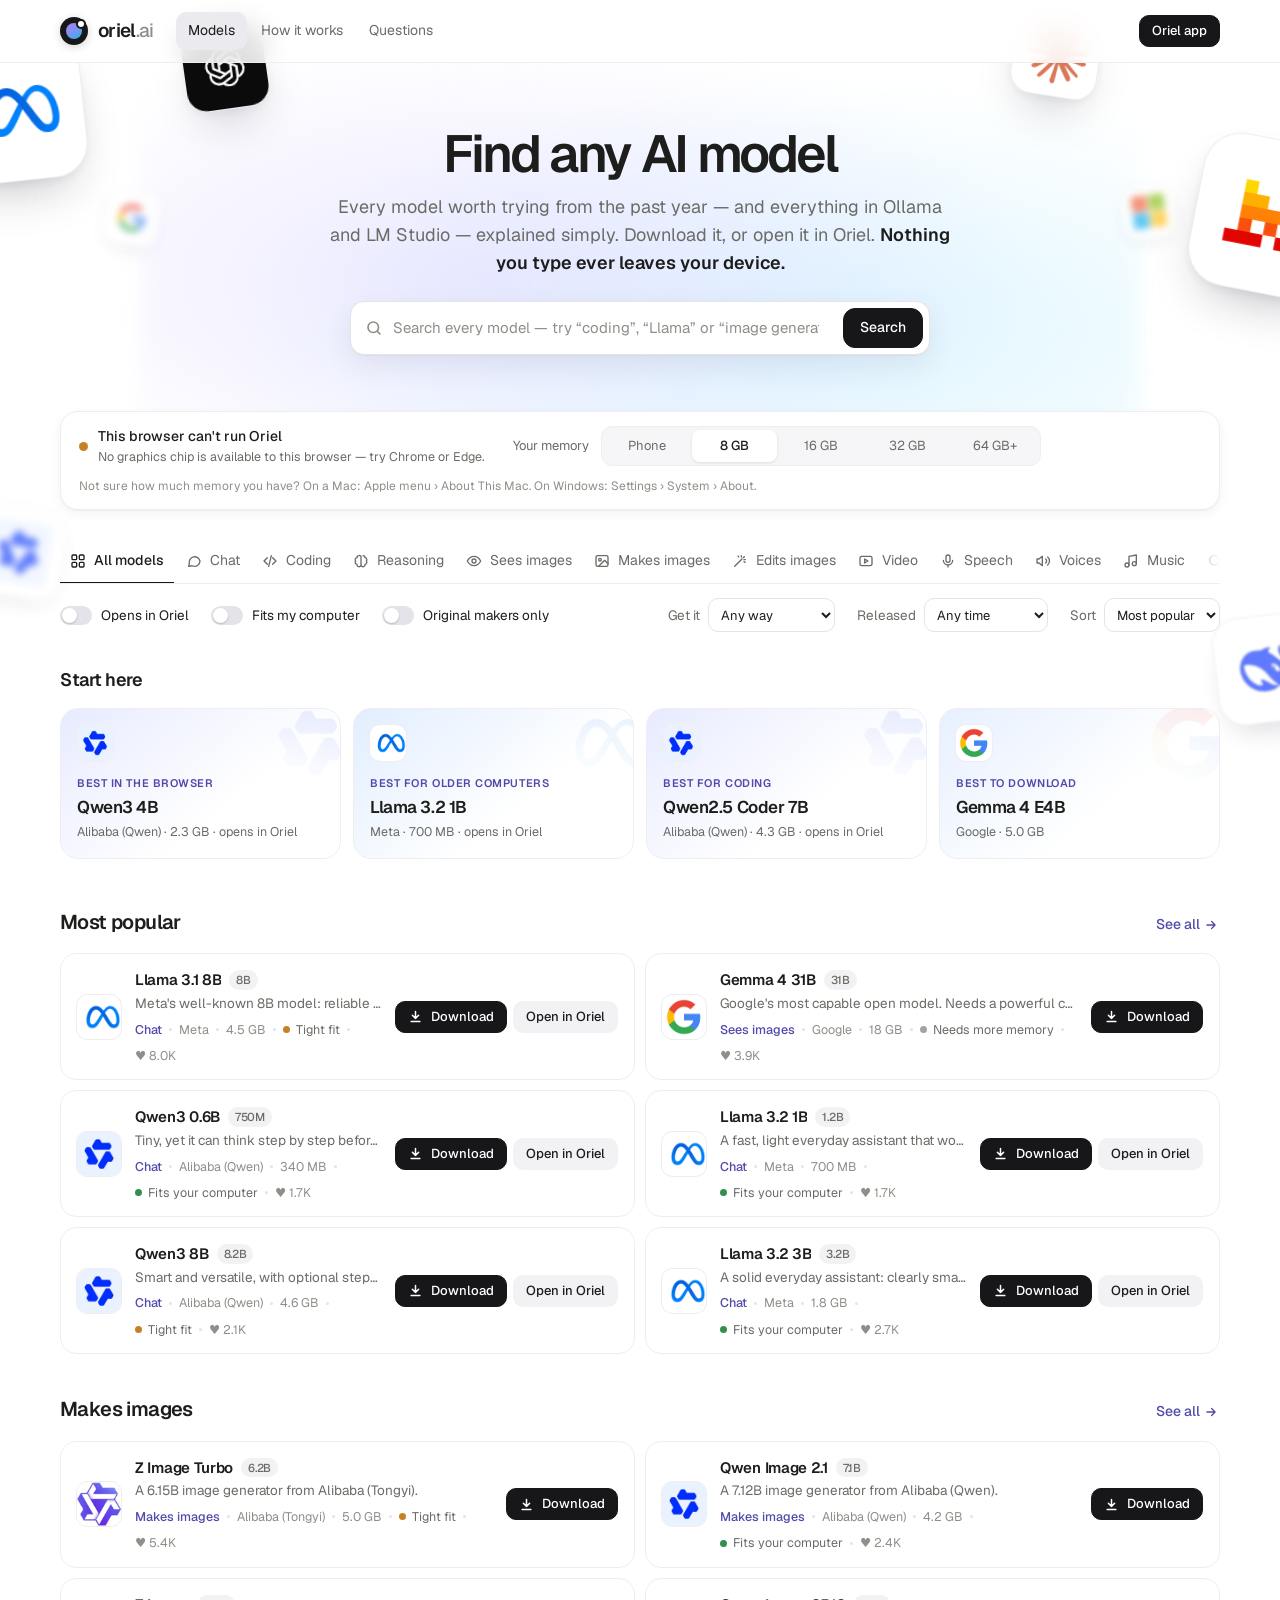
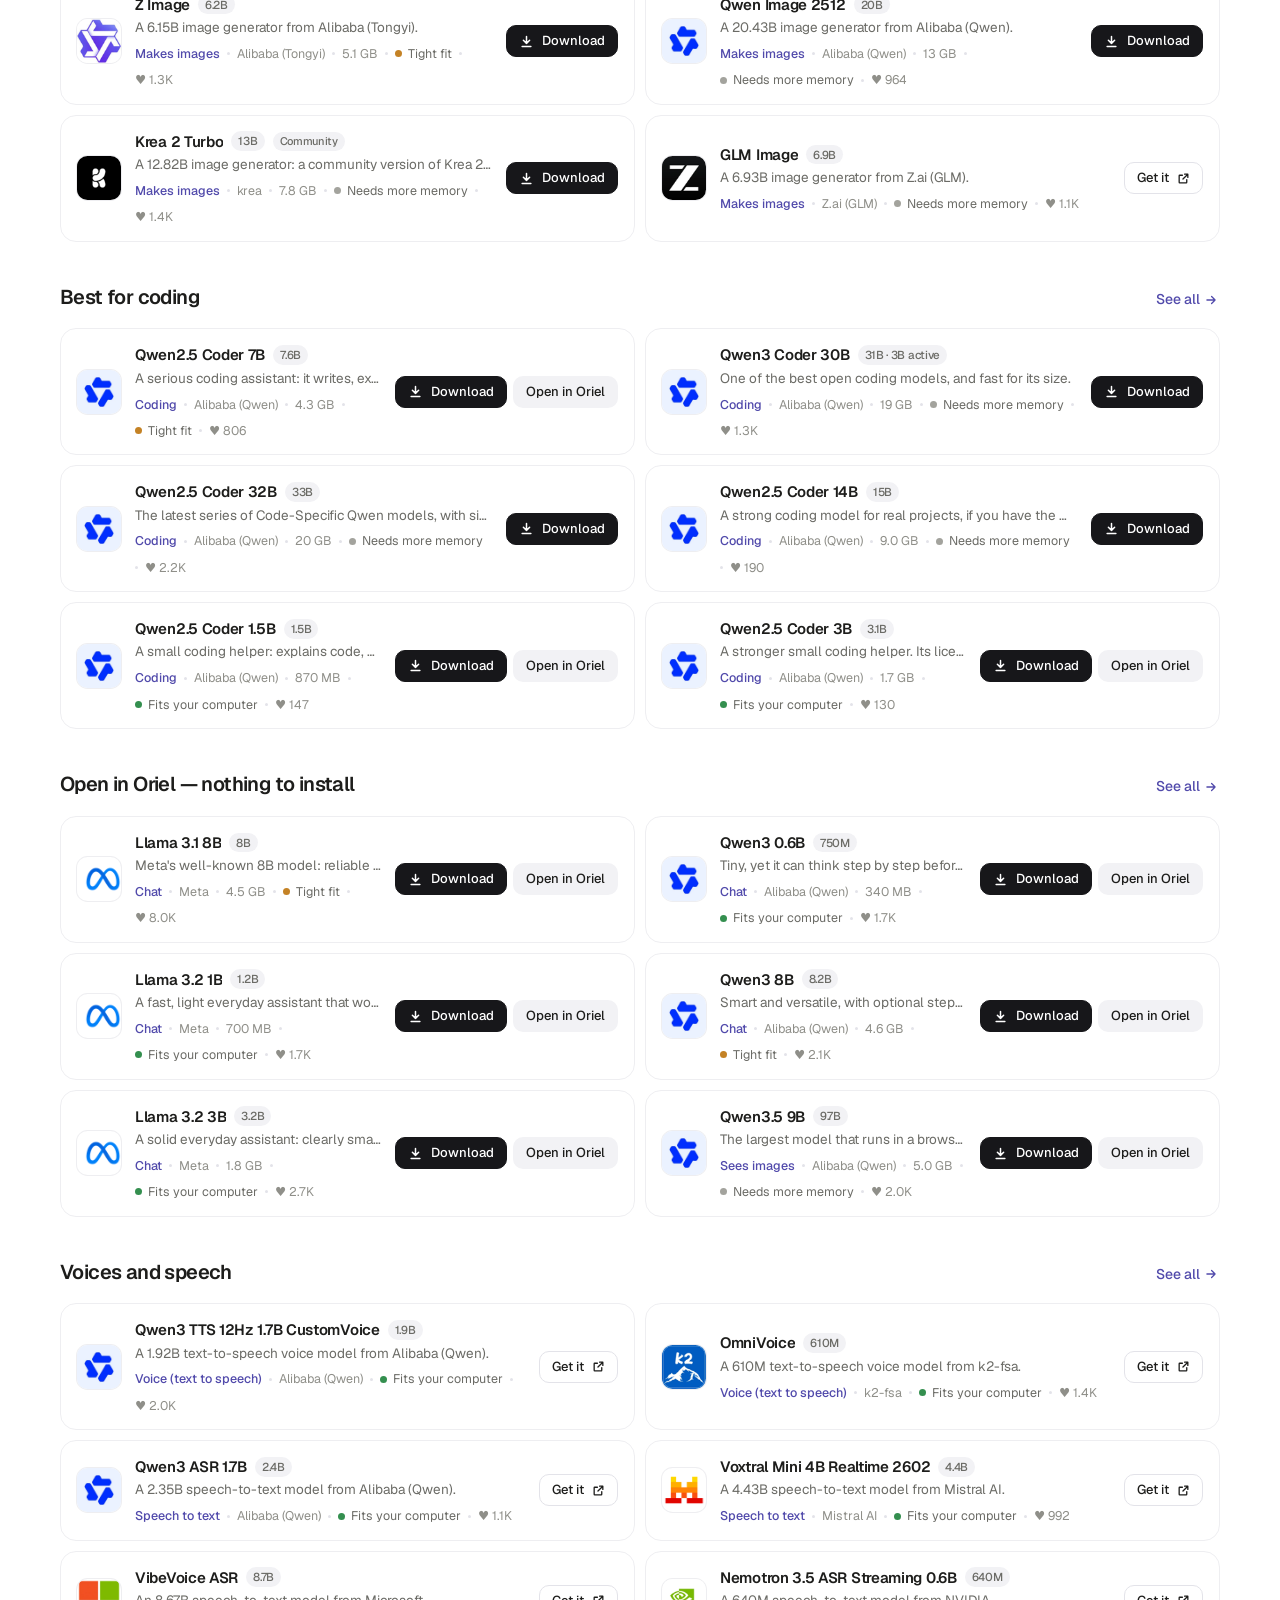
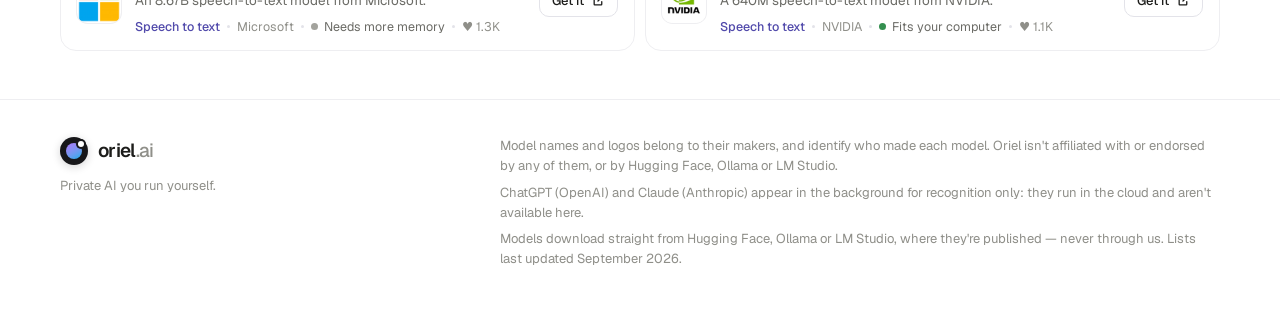
<file: web/models.html>
<!doctype html>
<html lang="en">
<head>
<meta charset="utf-8">
<meta name="viewport" content="width=device-width, initial-scale=1">
<title>Browse every AI model — Oriel Models</title>
<meta name="description" content="Every AI model worth trying from the past year, and every model in Ollama and LM Studio, explained simply. Download it, or open it in Oriel. Nothing you type ever leaves your device.">
<link rel="icon" href="data:image/svg+xml,%3Csvg xmlns='http://www.w3.org/2000/svg' viewBox='0 0 32 32'%3E%3Ccircle cx='16' cy='16' r='14' fill='%2317171a'/%3E%3Ccircle cx='15' cy='17' r='8' fill='%237b8cf5'/%3E%3Ccircle cx='22.5' cy='9.5' r='3.6' fill='%23fff' stroke='%2317171a' stroke-width='1.6'/%3E%3C/svg%3E">
<script>try{var t=localStorage.getItem('oriel-theme');if(t==='Dark')document.documentElement.dataset.theme='dark';else if(t==='Light')document.documentElement.dataset.theme='light';}catch(e){}</script>
<link rel="preload" href="fonts/Geist-Variable.woff2" as="font" type="font/woff2" crossorigin>
<link rel="stylesheet" href="site.css?v=202609280827">
</head>
<body>
<div class="floaters" id="floaters" aria-hidden="true"></div>
<header class="nav-wrap">
  <nav class="pill-nav" aria-label="Main">
    <a class="brand" href="./"><span class="orb" aria-hidden="true"></span><b>oriel<span>.ai</span></b></a>
    <div class="nav-links"><a href="models.html" aria-current="page">Models</a><a href="./#how">How it works</a><a href="./#faq">Questions</a></div>
    <span class="nav-spacer"></span>
    <a class="btn btn-sm btn-brand" href="app/">Oriel app</a>
    <button class="nav-menu" aria-label="Menu" aria-expanded="false"><svg width="20" height="20" viewBox="0 0 24 24" fill="none" stroke="currentColor" stroke-width="2.6" stroke-linecap="round"><path d="M4 7h16M4 12h16M4 17h16"/></svg></button>
  </nav>
  <div class="nav-drop"><a href="./">Home</a><a href="app/">Oriel app</a><a href="./#how">How it works</a><a href="./#faq">Questions</a></div>
</header>

<main>
  <section class="hero hero-sm" id="browseHero">
    <div class="glow" aria-hidden="true"></div>
    <div class="hero-inner">
      <h1>Find any AI model</h1>
      <p class="lede">Every model worth trying from the past year — and everything in Ollama and LM Studio — explained simply. Download it, or open it in Oriel. <b>Nothing you type ever leaves your device.</b></p>
      <form class="searchbar" id="searchForm" role="search">
        <svg width="18" height="18" viewBox="0 0 24 24" fill="none" stroke="currentColor" stroke-width="2.2" stroke-linecap="round" stroke-linejoin="round"><circle cx="11" cy="11" r="7"/><path d="m20 20-3.5-3.5"/></svg>
        <input id="q" type="search" placeholder="Search every model — try “coding”, “Llama” or “image generator”" aria-label="Search models" autocomplete="off">
        <button type="button" class="x" id="qClear" aria-label="Clear search" hidden>✕</button>
        <button class="btn btn-brand">Search</button>
      </form>
    </div>
  </section>

  <div class="wrap browse">
    <section class="device-strip" aria-label="Your device">
      <div class="ds-status" id="gpuStatus"><span class="dot"></span><div><b>Checking this browser…</b></div></div>
      <div class="ds-mem">
        <span class="ds-label">Your memory</span>
        <div class="seg" id="ramSeg" role="group" aria-label="How much memory your computer has">
          <button data-ram="4">Phone</button><button data-ram="8">8 GB</button><button data-ram="16">16 GB</button><button data-ram="32">32 GB</button><button data-ram="64">64 GB+</button>
        </div>
      </div>
      <p class="ds-hint">Not sure how much memory you have? On a Mac: Apple menu › About This Mac. On Windows: Settings › System › About.</p>
    </section>

    <div class="tabs-bar"><div class="utabs" id="useTabs" role="tablist" aria-label="What it's good for"></div></div>
    <div class="filter-row">
      <label class="switch"><input type="checkbox" id="orielOnly"> Opens in Oriel</label>
      <label class="switch"><input type="checkbox" id="fitsOnly"> Fits my computer</label>
      <label class="switch"><input type="checkbox" id="officialOnly"> Original makers only</label>
      <button class="clear" id="clearAll" hidden>Clear filters</button>
      <span class="nav-spacer"></span>
      <label class="sel">Get it
        <select id="from"><option value="any">Any way</option><option value="file">As a file</option><option value="ollama">With Ollama</option><option value="lms">With LM Studio</option></select></label>
      <label class="sel">Released
        <select id="when"><option value="any">Any time</option><option value="month">Past month</option><option value="3m">Past 3 months</option><option value="year">Past year</option></select></label>
      <label class="sel">Sort
        <select id="sort"><option value="pop">Most popular</option><option value="new">Newest</option><option value="liked">Most liked</option><option value="small">Smallest</option><option value="large">Largest</option></select></label>
    </div>

    <section id="picksWrap" aria-labelledby="picksTitle">
      <h2 class="row-title" id="picksTitle">Start here</h2>
      <div class="picks" id="picks"></div>
    </section>

    <div id="groups"></div>
  </div>
</main>

<footer>
  <div class="wrap"><div class="foot">
    <div><a class="brand" href="./" style="margin-bottom:10px"><span class="orb" aria-hidden="true"></span><b>oriel<span>.ai</span></b></a>
      <p>Private AI you run yourself.</p></div>
    <div>
      <p>Model names and logos belong to their makers, and identify who made each model. Oriel isn't affiliated with or endorsed by any of them, or by Hugging Face, Ollama or LM Studio.</p>
      <p>ChatGPT (OpenAI) and Claude (Anthropic) appear in the background for recognition only: they run in the cloud and aren't available here.</p>
      <p>Models download straight from Hugging Face, Ollama or LM Studio, where they're published — never through us. Lists last updated September 2026.</p>
    </div>
  </div></div>
</footer>

<dialog id="sheet" aria-labelledby="sheetTitle"><div class="sheet" id="sheetInner"></div></dialog>
<div class="toast" id="toast" role="status" aria-live="polite"></div>
<script src="site.js?v=202609280827"></script>
</body>
</html>
</file>
<file: web/site.css>
/* oriel.ai website — shared by the home page and the models page. */
@font-face{font-family:'Geist';src:url('fonts/Geist-Variable.woff2') format('woff2');font-weight:100 900;font-display:swap}
@font-face{font-family:'Geist Mono';src:url('fonts/GeistMono-Variable.woff2') format('woff2');font-weight:100 900;font-display:swap}

:root{
  --bg:#ffffff;--panel:#f6f6f8;--card:#ffffff;--line:#eeeef1;--line2:#e3e3e9;
  --text:#1d1d1b;--muted:#6b6b66;--faint:#8f8f89;--chip:#f2f2f5;--hover:#ebebef;
  --ink:#17171a;--ink-text:#ffffff;
  --accent:oklch(0.55 0.15 282);--accent-soft:oklch(0.955 0.025 282);--accent-text:oklch(0.47 0.15 282);
  --good:oklch(0.58 0.13 150);--warn:oklch(0.66 0.13 70);--off:#a3a39d;
  --glow1:oklch(0.9 0.07 290 / .55);--glow2:oklch(0.92 0.06 230 / .5);
  --tile:#ffffff;
  --shadow-sm:0 1px 2px rgba(20,20,26,.04),0 4px 12px rgba(20,20,26,.05);
  --shadow:0 1px 2px rgba(20,20,26,.04),0 10px 30px rgba(20,20,26,.07);
  color-scheme:light;
}
@media (prefers-color-scheme:dark){:root:not([data-theme=light]){
  --bg:#141416;--panel:#1b1b1e;--card:#1c1c1f;--line:#2a2a2f;--line2:#34343a;
  --text:#ececea;--muted:#a3a39c;--faint:#7d7d77;--chip:#26262a;--hover:#2d2d32;
  --ink:#f1f1ef;--ink-text:#141416;
  --accent:oklch(0.72 0.14 282);--accent-soft:oklch(0.3 0.06 282);--accent-text:oklch(0.8 0.11 282);
  --good:oklch(0.72 0.14 150);--warn:oklch(0.78 0.13 75);--off:#6f6f69;
  --glow1:oklch(0.4 0.12 290 / .45);--glow2:oklch(0.42 0.1 230 / .35);--tile:#232327;
  --shadow-sm:0 1px 2px rgba(0,0,0,.3),0 4px 12px rgba(0,0,0,.25);--shadow:0 1px 2px rgba(0,0,0,.3),0 10px 30px rgba(0,0,0,.35);color-scheme:dark}}
:root[data-theme=dark]{
  --bg:#141416;--panel:#1b1b1e;--card:#1c1c1f;--line:#2a2a2f;--line2:#34343a;
  --text:#ececea;--muted:#a3a39c;--faint:#7d7d77;--chip:#26262a;--hover:#2d2d32;
  --ink:#f1f1ef;--ink-text:#141416;
  --accent:oklch(0.72 0.14 282);--accent-soft:oklch(0.3 0.06 282);--accent-text:oklch(0.8 0.11 282);
  --good:oklch(0.72 0.14 150);--warn:oklch(0.78 0.13 75);--off:#6f6f69;
  --glow1:oklch(0.4 0.12 290 / .45);--glow2:oklch(0.42 0.1 230 / .35);--tile:#232327;
  --shadow-sm:0 1px 2px rgba(0,0,0,.3),0 4px 12px rgba(0,0,0,.25);--shadow:0 1px 2px rgba(0,0,0,.3),0 10px 30px rgba(0,0,0,.35);color-scheme:dark}

*{box-sizing:border-box}
[hidden]{display:none!important}
html{scroll-behavior:smooth}
html,body{margin:0;background:var(--bg);color:var(--text);font-family:'Geist',system-ui,sans-serif;font-size:15px;line-height:1.55;-webkit-font-smoothing:antialiased}
a{color:var(--accent-text)}
button,input,select{font:inherit;color:inherit}
:focus-visible{outline:2px solid var(--accent);outline-offset:2px}
img{display:block}
.wrap{max-width:1200px;margin:0 auto;padding:0 20px}
@media (max-width:600px){.wrap{padding:0 16px}}

/* ------------------------------------------------------------ buttons */
.btn{display:inline-flex;align-items:center;justify-content:center;gap:8px;height:40px;padding:0 16px;border-radius:12px;border:1px solid var(--line2);
  background:var(--card);cursor:pointer;font-size:14px;font-weight:500;text-decoration:none;color:var(--text);white-space:nowrap}
.btn:hover{background:var(--hover)}
.btn-brand{background:var(--ink);color:var(--ink-text);border-color:var(--ink)}
.btn-brand:hover{background:var(--ink);opacity:.9}
.btn-white{background:var(--card)}
.btn-soft{background:var(--chip);border-color:transparent}
.btn-soft:hover{background:var(--ink);color:var(--ink-text)}
.btn-sm{height:32px;padding:0 12px;border-radius:10px;font-size:13px}
.btn-lg{height:46px;padding:0 20px;font-size:15px}
.btn[disabled]{opacity:.45;cursor:not-allowed}

/* ------------------------------------------------------------ header */
.nav-wrap{position:sticky;top:0;z-index:40;background:color-mix(in oklab,var(--bg) 86%,transparent);backdrop-filter:blur(14px);-webkit-backdrop-filter:blur(14px);border-bottom:1px solid var(--line)}
.pill-nav{max-width:1200px;margin:0 auto;padding:0 20px;display:flex;align-items:center;gap:14px;height:62px}
.brand{display:flex;align-items:center;gap:10px;text-decoration:none;color:var(--text)}
.brand b{font-size:19px;font-weight:600;letter-spacing:-.035em}
.brand b span{color:var(--faint);font-weight:500}
.orb{width:28px;height:28px;border-radius:999px;background:#17171a;position:relative;flex-shrink:0;box-shadow:0 2px 8px rgba(20,20,26,.18)}
.orb::before{content:"";position:absolute;left:21%;top:21%;width:58%;height:58%;border-radius:999px;background:linear-gradient(150deg,oklch(0.68 0.19 300),oklch(0.7 0.15 230))}
.orb::after{content:"";position:absolute;right:13%;top:13%;width:24%;height:24%;border-radius:999px;background:#fff;box-shadow:0 0 0 2px #17171a}
.nav-links{display:flex;gap:2px;margin-left:8px}
.nav-links a{color:var(--muted);text-decoration:none;padding:8px 12px;border-radius:10px;font-size:14px}
.nav-links a:hover,.nav-links a[aria-current=page]{background:var(--hover);color:var(--text)}
.nav-spacer{flex:1}
.nav-menu{display:none;width:38px;height:38px;border-radius:10px;border:1px solid var(--line2);background:var(--card);cursor:pointer;align-items:center;justify-content:center}
.nav-drop{display:none}
@media (max-width:720px){
  .nav-links,.nav-hide{display:none}.nav-menu{display:inline-flex}
  .nav-drop.open{display:flex;flex-direction:column;gap:2px;padding:8px 16px 14px;border-top:1px solid var(--line)}
  .nav-drop a{padding:10px 12px;border-radius:10px;text-decoration:none;color:var(--text)}
  .nav-drop a:hover{background:var(--hover)}
}

/* ------------------------------------------------------------ home hero */
.hero{position:relative;overflow:hidden;padding:96px 0 104px;min-height:640px;display:flex;align-items:center}
.hero .glow{position:absolute;left:50%;top:-20px;width:1000px;max-width:150%;height:520px;transform:translateX(-50%);
  background:radial-gradient(ellipse at 35% 45%,var(--glow1),transparent 60%),radial-gradient(ellipse at 68% 55%,var(--glow2),transparent 62%);filter:blur(10px);pointer-events:none}
.hero-inner{position:relative;z-index:2;text-align:center;max-width:780px;margin:0 auto;padding:0 20px}
.hero h1{font-size:clamp(36px,5.6vw,64px);line-height:1.04;letter-spacing:-.045em;margin:0 0 18px;font-weight:600;overflow-wrap:break-word}
@media (max-width:520px){.hero h1 br{display:none}}
.lede{font-size:18px;color:var(--muted);margin:0 auto 26px;max-width:620px;line-height:1.55}
.lede b{color:var(--text);font-weight:600}
.hero-search{display:flex;gap:8px;align-items:center;max-width:560px;margin:0 auto 18px;background:var(--card);border-radius:14px;padding:6px 6px 6px 14px;border:1px solid var(--line2);box-shadow:var(--shadow)}
.hero-search:focus-within{border-color:var(--accent)}
.hero-search svg{flex-shrink:0;color:var(--faint)}
.hero-search input{flex:1;min-width:0;border:0;background:transparent;font-size:15px;height:40px;outline:none}
.hero-search input::placeholder{color:var(--faint)}
.cta-row{display:flex;gap:10px;justify-content:center;flex-wrap:wrap}
.promise{display:flex;gap:18px;flex-wrap:wrap;justify-content:center;margin-top:22px;color:var(--muted);font-size:13px}
.promise span{display:inline-flex;align-items:center;gap:6px}
.promise svg{color:var(--good)}

/* ------------------------------------------------------------ floating logos */
/* The AI makers' logos floating around the whole page, like the book covers on
   Deepstash: big and sharp up front, smaller and softer further back, always
   behind the text. site.js places them and moves them as you scroll; each one
   also bobs gently on its own. */
.floaters{position:fixed;inset:0;z-index:1;pointer-events:none;overflow:hidden}
main > :not(.hero),footer{position:relative;z-index:2}
.fl{position:absolute;left:0;top:0;width:var(--s);height:var(--s);visibility:hidden;will-change:transform}
.fl > span{display:block;width:100%;height:100%;border-radius:24%;background:var(--tile);padding:15%;
  box-shadow:0 0 0 1px var(--line),0 24px 48px -18px rgba(24,24,44,.28),0 4px 12px rgba(24,24,44,.06);
  animation:bob var(--d,11s) ease-in-out var(--delay,0s) infinite}
.fl img{width:100%;height:100%;object-fit:contain;border-radius:12%}
.fl.near{z-index:3}.fl.mid{z-index:2}.fl.far{z-index:1}
.fl.mid > span{filter:blur(1.2px);opacity:.9;box-shadow:0 0 0 1px var(--line),0 16px 32px -14px rgba(24,24,44,.22)}
.fl.far > span{filter:blur(3.5px);opacity:.62;box-shadow:0 0 0 1px var(--line),0 10px 24px -10px rgba(24,24,44,.2)}
.fl.dark > span{background:#0b0b0c}
.fl.dark img{filter:invert(1)}
@keyframes bob{
  0%,100%{transform:translate(0,0) rotate(0deg)}
  25%{transform:translate(7px,-11px) rotate(1.6deg)}
  50%{transform:translate(0,-20px) rotate(0deg)}
  75%{transform:translate(-7px,-9px) rotate(-1.6deg)}}
@media (prefers-reduced-motion:reduce){.fl > span{animation:none}}
@media (max-width:860px){.hero{padding:40px 0 64px;min-height:0}}

/* ------------------------------------------------------------ sections */
section.block{padding:56px 0}
.kicker{display:inline-block;font-size:12px;font-weight:600;letter-spacing:.08em;text-transform:uppercase;color:var(--accent-text);margin-bottom:8px}
.h2{font-size:clamp(26px,3.4vw,36px);line-height:1.1;letter-spacing:-.035em;font-weight:600;margin:0 0 10px}
.sub{font-size:16px;color:var(--muted);margin:0;max-width:640px}
.center{text-align:center}.center .sub{margin:0 auto}

.makers{display:flex;flex-wrap:wrap;justify-content:center;gap:10px;margin-top:26px}
.maker-chip{display:flex;align-items:center;gap:10px;background:var(--card);border:1px solid var(--line);border-radius:999px;padding:6px 16px 6px 6px;font-size:14px;font-weight:500;text-decoration:none;color:var(--text)}
.maker-chip img{width:30px;height:30px;border-radius:999px;object-fit:contain;background:#fff;box-shadow:0 0 0 1px var(--line)}
.maker-chip:hover{border-color:var(--line2);background:var(--panel)}

.steps{display:grid;grid-template-columns:repeat(3,1fr);gap:14px;margin-top:28px}
@media (max-width:760px){.steps{grid-template-columns:1fr}}
.step{background:var(--panel);border-radius:18px;padding:22px}
.step .num{width:28px;height:28px;border-radius:999px;background:var(--ink);color:var(--ink-text);display:flex;align-items:center;justify-content:center;font-size:13px;font-weight:600;margin-bottom:12px}
.step h3{margin:0 0 6px;font-size:16px;letter-spacing:-.02em;font-weight:600}
.step p{margin:0;color:var(--muted);font-size:14px}

.features{display:grid;grid-template-columns:repeat(4,1fr);gap:14px;margin-top:28px}
@media (max-width:980px){.features{grid-template-columns:repeat(2,1fr)}}
@media (max-width:560px){.features{grid-template-columns:1fr}}
.feature{border-radius:18px;padding:22px;background:var(--card);border:1px solid var(--line)}
.feature .ic{width:40px;height:40px;border-radius:12px;display:flex;align-items:center;justify-content:center;margin-bottom:14px;background:var(--accent-soft);color:var(--accent-text)}
.feature .ic svg{width:20px;height:20px}
.feature h3{margin:0 0 6px;font-size:16px;font-weight:600;letter-spacing:-.02em}
.feature p{margin:0;color:var(--muted);font-size:14px}

.cta-box{margin:8px auto 0;border:1px solid var(--line);border-radius:22px;padding:40px 28px;text-align:center;background:var(--panel)}
.cta-box h2{font-size:clamp(24px,3vw,32px);font-weight:600;letter-spacing:-.035em;margin:0 0 8px}
.cta-box p{color:var(--muted);margin:0 auto 20px;max-width:560px}

.faq{margin-top:18px;border-top:1px solid var(--line)}
.faq details{border-bottom:1px solid var(--line);padding:14px 2px}
.faq summary{cursor:pointer;font-weight:500;list-style:none;display:flex;justify-content:space-between;gap:12px}
.faq summary::-webkit-details-marker{display:none}
.faq summary::after{content:"+";color:var(--faint);font-size:18px;line-height:1}
.faq details[open] summary::after{content:"–"}
.faq p{margin:10px 0 0;color:var(--muted);font-size:14px;max-width:760px}

footer{padding:36px 0 48px;color:var(--faint);font-size:13px;border-top:1px solid var(--line);margin-top:48px}
footer .foot{display:flex;justify-content:space-between;gap:24px;flex-wrap:wrap}
footer p{margin:0 0 6px;max-width:720px}

/* ------------------------------------------------------------ models page */
.hero-sm{min-height:0;padding:64px 0 56px}
.hero-sm h1{font-size:clamp(34px,4.8vw,52px);margin:0 0 12px}
.hero-sm .lede{margin-bottom:24px}
.searchbar{display:flex;gap:8px;align-items:center;max-width:580px;margin:0 auto;background:var(--card);border-radius:14px;padding:6px 6px 6px 14px;border:1px solid var(--line2);box-shadow:var(--shadow)}
.searchbar:focus-within{border-color:var(--accent)}
.searchbar svg{flex-shrink:0;color:var(--faint)}
.searchbar input{flex:1;min-width:0;border:0;background:transparent;font-size:15px;height:40px;outline:none}
.searchbar input::placeholder{color:var(--faint)}
.searchbar .x{border:0;background:var(--chip);width:28px;height:28px;border-radius:999px;cursor:pointer;color:var(--muted);flex-shrink:0;font-size:12px}

/* your device — one slim strip */
.device-strip{display:flex;align-items:center;gap:14px 28px;flex-wrap:wrap;background:var(--card);border:1px solid var(--line);border-radius:18px;padding:14px 18px;box-shadow:var(--shadow-sm)}
.ds-status{display:flex;align-items:center;gap:10px;font-size:14px}
.ds-status .dot{width:9px;height:9px;border-radius:999px;background:var(--off);flex-shrink:0}
.ds-status.ok .dot{background:var(--good);box-shadow:0 0 0 4px color-mix(in oklab,var(--good) 18%,transparent)}
.ds-status.no .dot{background:var(--warn)}
.ds-status b{font-weight:500}
.ds-status small{display:block;color:var(--muted);font-size:12.5px}
.ds-mem{display:flex;align-items:center;gap:12px;flex:1;min-width:280px}
.ds-label{font-size:13px;color:var(--muted);white-space:nowrap}
.ds-mem .seg{flex:1;max-width:440px}
.ds-stored{display:flex;align-items:center;gap:10px;font-size:13px;color:var(--muted)}
.ds-hint{flex-basis:100%;margin:-4px 0 0;font-size:12px;color:var(--faint)}
.seg{display:flex;background:var(--panel);border:1px solid var(--line);border-radius:11px;padding:3px;gap:2px}
.seg button{flex:1;min-width:0;border:0;background:transparent;border-radius:8px;padding:6px 8px;font-size:13px;cursor:pointer;color:var(--muted);white-space:nowrap}
.seg button[aria-pressed=true]{background:var(--card);color:var(--text);font-weight:500;box-shadow:0 1px 3px rgba(20,20,26,.1)}
@media (max-width:420px){.seg button{font-size:12px;padding:6px 2px}.ds-mem{min-width:0}.ds-label{display:none}}

/* what it's good for: plain tabs */
.tabs-bar{border-bottom:1px solid var(--line);margin:30px 0 14px}
.utabs{display:flex;gap:2px;overflow-x:auto;scrollbar-width:none;-webkit-mask-image:linear-gradient(90deg,#000 calc(100% - 36px),transparent);mask-image:linear-gradient(90deg,#000 calc(100% - 36px),transparent)}
.utabs::-webkit-scrollbar{display:none}
.utab{border:0;background:none;padding:10px 10px;font-size:14px;color:var(--muted);cursor:pointer;border-bottom:2px solid transparent;margin-bottom:-1px;white-space:nowrap;display:inline-flex;gap:8px;align-items:center}
.utab svg{width:16px;height:16px}
.utab:hover{color:var(--text)}
.utab[aria-selected=true]{color:var(--text);border-bottom-color:var(--ink);font-weight:500}

.filter-row{display:flex;align-items:center;gap:22px;flex-wrap:wrap;margin-bottom:34px;font-size:13.5px}
.switch{display:inline-flex;align-items:center;gap:9px;cursor:pointer;color:var(--text)}
.switch input{appearance:none;width:32px;height:19px;border-radius:999px;background:var(--line2);position:relative;cursor:pointer;flex-shrink:0;transition:background .15s;margin:0}
.switch input::after{content:"";position:absolute;left:2px;top:2px;width:15px;height:15px;border-radius:999px;background:#fff;box-shadow:0 1px 2px rgba(0,0,0,.2);transition:transform .15s}
.switch input:checked{background:var(--ink)}
.switch input:checked::after{transform:translateX(13px)}
.clear{border:0;background:none;color:var(--accent-text);cursor:pointer;padding:0;font-size:13.5px}
.sel{display:inline-flex;align-items:center;gap:8px;color:var(--muted)}
.sel select{height:34px;border-radius:10px;border:1px solid var(--line2);background:var(--card);padding:0 8px;font-size:13px;color:var(--text);cursor:pointer}
@media (max-width:640px){.filter-row .nav-spacer{display:none}.filter-row{gap:14px 18px}}

/* start here */
.row-title{font-size:18px;font-weight:600;letter-spacing:-.025em;margin:0 0 14px}
.picks{display:grid;grid-template-columns:repeat(4,1fr);gap:12px;margin-bottom:48px}
@media (max-width:1060px){.picks{grid-template-columns:repeat(2,1fr)}}
@media (max-width:520px){.picks{grid-template-columns:1fr}}
.pick{position:relative;overflow:hidden;border:1px solid var(--line);border-radius:18px;padding:16px;cursor:pointer;text-align:left;display:flex;flex-direction:column;gap:2px;color:var(--text);
  background:linear-gradient(140deg,color-mix(in oklab,var(--c1) 13%,var(--card)),var(--card) 62%);transition:box-shadow .15s,border-color .15s}
.pick:hover{border-color:var(--line2);box-shadow:var(--shadow)}
.pick .logo{width:36px;height:36px;border-radius:10px;object-fit:contain;background:#fff;box-shadow:0 0 0 1px var(--line);margin-bottom:12px}
.pick .why{font-size:11px;font-weight:600;color:var(--accent-text);text-transform:uppercase;letter-spacing:.05em}
.pick .nm{font-size:17px;font-weight:600;letter-spacing:-.025em}
.pick .sz{font-size:12.5px;color:var(--muted)}
.pick .wm{position:absolute;right:-18px;top:-14px;width:96px;height:96px;object-fit:contain;opacity:.09;pointer-events:none;
  -webkit-mask-image:linear-gradient(200deg,#000 20%,transparent 85%);mask-image:linear-gradient(200deg,#000 20%,transparent 85%)}

/* faded logos: blend away any square background a logo image carries */
.pick .wm,.banner .wm{mix-blend-mode:multiply}

/* a maker's section: a banner in its own colours fading out, with its logo */
.maker-sec{margin-bottom:44px}
.banner{position:relative;overflow:hidden;display:flex;align-items:center;gap:16px;border-radius:20px;padding:20px 22px;margin-bottom:12px;
  background:linear-gradient(100deg,color-mix(in oklab,var(--c1) 22%,var(--bg)) 0%,color-mix(in oklab,var(--c2) 10%,var(--bg)) 42%,var(--bg) 82%)}
.banner .logo{width:52px;height:52px;border-radius:15px;object-fit:contain;background:#fff;box-shadow:0 0 0 1px var(--line),var(--shadow-sm);flex-shrink:0;position:relative;z-index:1}
.banner .ico{width:52px;height:52px;border-radius:15px;background:var(--card);color:var(--accent-text);display:flex;align-items:center;justify-content:center;flex-shrink:0;box-shadow:0 0 0 1px var(--line);position:relative;z-index:1}
.banner .ico svg{width:24px;height:24px}
.banner h2{margin:0;font-size:22px;font-weight:600;letter-spacing:-.035em;line-height:1.15;position:relative;z-index:1}
.banner h2 span{color:var(--muted);font-weight:500}
.banner p{margin:3px 0 0;color:var(--muted);font-size:14px;max-width:560px;position:relative;z-index:1}
.banner .wm{position:absolute;right:4%;top:50%;width:200px;height:200px;transform:translateY(-50%) rotate(-10deg);object-fit:contain;opacity:.13;pointer-events:none;
  -webkit-mask-image:radial-gradient(circle at 60% 50%,#000 30%,transparent 72%);mask-image:radial-gradient(circle at 60% 50%,#000 30%,transparent 72%)}
@media (max-width:640px){.banner{padding:16px;gap:12px}.banner .logo,.banner .ico{width:44px;height:44px}.banner h2{font-size:19px}.banner .wm{width:130px;height:130px;right:-20px}}

/* models: tidy rows, like an app store */
.rows{display:grid;grid-template-columns:repeat(2,1fr);gap:10px}
@media (max-width:900px){.rows{grid-template-columns:1fr}}
.row{display:flex;align-items:center;gap:14px;padding:14px 16px;border:1px solid var(--line);border-radius:16px;background:var(--card);cursor:pointer;min-width:0;transition:border-color .15s,box-shadow .15s}
.row:hover{border-color:var(--line2);box-shadow:var(--shadow-sm)}
.av{border-radius:24%;object-fit:contain;background:#fff;box-shadow:0 0 0 1px var(--line);flex-shrink:0;display:block}
.lav{display:flex;align-items:center;justify-content:center;background:hsl(var(--h) 70% 94%);color:hsl(var(--h) 45% 32%);font-weight:650;letter-spacing:-.02em;text-transform:uppercase;box-shadow:none}
@media (prefers-color-scheme:dark){:root:not([data-theme=light]) .lav{background:hsl(var(--h) 28% 24%);color:hsl(var(--h) 70% 82%)}}
:root[data-theme=dark] .lav{background:hsl(var(--h) 28% 24%);color:hsl(var(--h) 70% 82%)}
.row > .av{width:44px;height:44px}
.row-main{flex:1;min-width:0}
.row-name{display:flex;align-items:center;gap:8px;font-size:15px;font-weight:600;letter-spacing:-.02em}
.row-desc{font-size:13.5px;color:var(--muted);white-space:nowrap;overflow:hidden;text-overflow:ellipsis;margin-top:1px}
.row-meta{display:flex;align-items:center;gap:7px;flex-wrap:wrap;font-size:12.5px;color:var(--faint);margin-top:6px}
.row-meta .sep{width:3px;height:3px;border-radius:9px;background:var(--line2)}
.row .btn{flex-shrink:0}
.params{font-size:11.5px;font-weight:500;padding:1px 7px;border-radius:999px;background:var(--chip);color:var(--muted);white-space:nowrap}
.where{font-weight:500;color:var(--accent-text)}
.where.dl{color:var(--muted);font-weight:400}
.where.have{color:color-mix(in oklab,var(--good) 80%,var(--text))}
.fit{display:inline-flex;align-items:center;gap:6px;color:var(--muted);white-space:nowrap}
.fit i{width:7px;height:7px;border-radius:999px;background:var(--off);display:inline-block;flex-shrink:0}
.fit.yes i{background:var(--good)}.fit.tight i{background:var(--warn)}
.pill{font-size:12px;padding:3px 9px;border-radius:999px;background:var(--chip);color:var(--muted);white-space:nowrap}
.pill.browser{background:var(--accent-soft);color:var(--accent-text);font-weight:500}
.pill.have,.pill.tested{background:color-mix(in oklab,var(--good) 16%,transparent);color:color-mix(in oklab,var(--good) 75%,var(--text));font-weight:500}
.pill.personal{background:color-mix(in oklab,var(--warn) 18%,transparent);color:color-mix(in oklab,var(--warn) 70%,var(--text))}
.tags{display:flex;gap:6px;flex-wrap:wrap}
.empty{padding:40px;text-align:center;color:var(--muted);border:1px dashed var(--line2);border-radius:18px}

/* on a phone the title's logos float in a band above it */
@media (max-width:860px){.hero,.hero.hero-sm{padding-top:136px}}

/* ------------------------------------------------------------ sheet */
dialog{border:0;padding:0;background:transparent;max-width:720px;width:calc(100% - 32px);max-height:calc(100% - 48px);color:var(--text)}
dialog::backdrop{background:rgba(10,10,14,.45);backdrop-filter:blur(3px)}
.sheet{background:var(--card);border:1px solid var(--line);border-radius:22px;box-shadow:var(--shadow);overflow:auto;max-height:calc(100vh - 48px)}
.sheet-head{padding:22px 24px 16px;display:flex;gap:14px;align-items:flex-start;position:sticky;top:0;background:var(--card);border-bottom:1px solid var(--line);z-index:1}
.sheet-head img{width:48px;height:48px;border-radius:13px;object-fit:contain;background:#fff;box-shadow:0 0 0 1px var(--line)}
.sheet-head h2{margin:0;font-size:24px;letter-spacing:-.03em;font-weight:600;line-height:1.2}
.sheet-head .by{color:var(--muted);font-size:13.5px}
.x-btn{margin-left:auto;width:34px;height:34px;border-radius:10px;border:0;background:transparent;cursor:pointer;color:var(--muted);display:flex;align-items:center;justify-content:center;flex-shrink:0}
.x-btn:hover{background:var(--hover)}
.sheet-body{padding:18px 24px 24px;display:flex;flex-direction:column;gap:20px}
.sheet-body > p.about{margin:0;font-size:16px}
.specs{display:grid;grid-template-columns:repeat(4,1fr);gap:8px}
@media (max-width:620px){.specs{grid-template-columns:repeat(2,1fr)}}
.spec{background:var(--panel);border-radius:14px;padding:10px 12px}
.spec small{display:block;color:var(--faint);font-size:11.5px}
.spec b{display:block;font-size:14.5px;font-weight:600;margin-top:1px}
.spec span{font-size:12px;color:var(--muted)}
.spec .fit{font-size:12px}
.tested-line{display:flex;gap:10px;align-items:center;background:color-mix(in oklab,var(--good) 12%,transparent);color:color-mix(in oklab,var(--good) 75%,var(--text));border-radius:12px;padding:10px 14px;font-size:14px}
.prompts{display:flex;flex-direction:column;gap:6px}
.prompt{display:flex;align-items:center;justify-content:space-between;gap:12px;text-align:left;border:1px solid var(--line);background:var(--card);border-radius:12px;padding:10px 14px;cursor:pointer;font-size:14px;color:var(--text)}
.prompt:hover{background:var(--panel);border-color:var(--line2)}
.prompt svg{color:var(--faint);flex-shrink:0}
.way{border:1px solid var(--line);border-radius:18px;padding:18px}
.way.primary{background:var(--panel);border-color:transparent}
.way h3{margin:0 0 4px;font-size:17px;letter-spacing:-.02em;font-weight:600}
.way > p{margin:0 0 14px;color:var(--muted);font-size:14px}
.way > p b{color:var(--text);font-weight:600}
.tabs{display:flex;gap:4px;margin-bottom:14px;background:var(--panel);border-radius:12px;padding:3px;width:fit-content;max-width:100%;overflow-x:auto}
.way.primary .tabs{background:var(--card)}
.tabs button{border:0;background:transparent;border-radius:9px;padding:6px 14px;cursor:pointer;font-size:13px;color:var(--muted);white-space:nowrap}
.tabs button[aria-selected=true]{background:var(--card);color:var(--text);font-weight:500;box-shadow:0 1px 3px rgba(20,20,26,.1)}
ol.howto{margin:0;padding-left:20px;display:flex;flex-direction:column;gap:10px;font-size:14px}
ol.howto li::marker{color:var(--faint)}
.cmd{display:flex;align-items:center;gap:8px;background:#17171a;color:#e8e8e6;border-radius:12px;padding:10px 10px 10px 14px;font-family:'Geist Mono',ui-monospace,monospace;font-size:13px;margin-top:8px}
.cmd code{flex:1;overflow-x:auto;white-space:nowrap}
.cmd button{border:0;background:#2b2b31;color:#e8e8e6;border-radius:8px;padding:5px 10px;font-size:12px;cursor:pointer;font-family:'Geist',system-ui,sans-serif}
.cmd button:hover{background:#3a3a41}
.note{font-size:13px;color:var(--muted);margin:10px 0 0}
.warnbox{font-size:13px;padding:10px 12px;border-radius:12px;background:color-mix(in oklab,var(--warn) 14%,transparent);margin-top:12px}
.lic{font-size:13px;color:var(--muted);margin:0}
.toast{position:fixed;left:50%;bottom:24px;transform:translateX(-50%);background:var(--ink);color:var(--ink-text);padding:10px 16px;border-radius:12px;font-size:14px;box-shadow:var(--shadow);z-index:100;opacity:0;pointer-events:none;transition:opacity .2s}
.toast.show{opacity:1}
.mylist{display:flex;flex-direction:column;gap:8px}
.myrow{display:flex;align-items:center;gap:12px;padding:10px 12px;border:1px solid var(--line);border-radius:14px;font-size:14px}
.myrow img{width:32px;height:32px;border-radius:9px;object-fit:contain;background:#fff;box-shadow:0 0 0 1px var(--line)}
.myrow .grow{flex:1;min-width:0}

/* ------------------------------------------------------------ the big catalog */
.row-name .nm{overflow:hidden;text-overflow:ellipsis;white-space:nowrap;min-width:0}
.row-meta .kind{color:var(--accent-text);font-weight:500}
.bdg{font-size:11px;font-weight:500;padding:1px 7px;border-radius:999px;background:var(--chip);color:var(--muted);white-space:nowrap;flex-shrink:0}
.bdg.new{background:color-mix(in oklab,var(--good) 16%,transparent);color:color-mix(in oklab,var(--good) 75%,var(--text))}
.act{display:flex;gap:6px;flex-shrink:0;align-items:center}
.act .btn svg{flex-shrink:0}
@media (max-width:560px){.row{flex-wrap:wrap}.row-main{flex-basis:calc(100% - 58px)}.act{width:100%;justify-content:flex-end}.hide-sm{display:none}}
.shelf{margin-bottom:40px}
.shelf-head{display:flex;align-items:baseline;justify-content:space-between;gap:12px;margin-bottom:14px}
.shelf-head h2{margin:0;font-size:20px;font-weight:600;letter-spacing:-.03em}
.see{display:inline-flex;align-items:center;gap:4px;border:0;background:none;color:var(--accent-text);font-weight:500;font-size:14px;cursor:pointer;padding:4px 2px}
.see svg{width:14px;height:14px}
.see:hover{text-decoration:underline}
.more-wrap{display:flex;justify-content:center;margin:22px 0 8px}
.banner .logo.av{width:52px;height:52px;border-radius:15px}
.pick .logo.av{width:36px;height:36px;border-radius:10px;margin-bottom:12px}
.sheet-head .av{width:48px;height:48px;border-radius:13px}
.linkish{border:0;background:none;padding:0;font:inherit;color:var(--accent-text);cursor:pointer}
.linkish:hover{text-decoration:underline}
.get h3{margin:0 0 10px;font-size:17px;font-weight:600;letter-spacing:-.02em}
.ways{display:flex;flex-direction:column;gap:8px}
.way-item{display:flex;align-items:center;gap:14px;border:1px solid var(--line);border-radius:16px;padding:12px 14px;background:var(--card)}
.way-item.oriel{background:var(--panel);border-color:transparent}
.way-item.warn{background:color-mix(in oklab,var(--warn) 10%,var(--card))}
.wi-ic{width:36px;height:36px;border-radius:10px;background:var(--chip);color:var(--text);display:flex;align-items:center;justify-content:center;flex-shrink:0}
.wi-ic svg{width:19px;height:19px}
.way-item.oriel .wi-ic{background:transparent}
.way-item.oriel .wi-ic svg{width:30px;height:30px}
.wi-main{flex:1;min-width:0}
.wi-main b{display:block;font-size:14.5px;font-weight:600}
.wi-main small{display:block;color:var(--muted);font-size:13px;margin-top:1px}
.wi-main small b{display:inline;font-size:inherit;color:var(--text)}
.wi-main .cmd{margin-top:8px}
.way-item > .btn{flex-shrink:0}
@media (max-width:560px){.way-item{flex-wrap:wrap}.way-item > .btn{margin-left:50px}}
</file>
<file: web/app/app.css>
/* Oriel — the app's own page: a story told by scrolling.
   It opens in daylight, the lights go down while it's about cloud AI, and a
   light grows back for Oriel. Every scene is plain, readable HTML first;
   motion.js (html.js) moves it, and people who ask for less motion get the
   plain page. */
@font-face{font-family:'Geist';src:url('fonts/Geist-Variable.woff2') format('woff2');font-weight:100 900;font-display:swap}
@font-face{font-family:'Geist Mono';src:url('fonts/GeistMono-Variable.woff2') format('woff2');font-weight:100 900;font-display:swap}

:root{
  --night:#050507;--night-2:#111114;--night-text:#f5f5f7;--night-muted:#8e8e93;--night-line:#26262b;
  --day:#ffffff;--day-2:#f5f5f7;--day-text:#1d1d1f;--day-muted:#6e6e73;--day-line:#e5e5ea;
  --violet:oklch(0.66 0.2 300);--sky:oklch(0.7 0.15 230);--glow:linear-gradient(120deg,var(--violet),var(--sky));
  --alarm:oklch(0.68 0.2 32);--hot:linear-gradient(120deg,#ff9a5c,var(--alarm));--good:oklch(0.62 0.15 150);
  --you:#1f6feb;--ease:cubic-bezier(.2,.7,.2,1);--mono:'Geist Mono',ui-monospace,monospace;
  color-scheme:light;interpolate-size:allow-keywords;
}
*{box-sizing:border-box}
html{background:var(--day)}
body{margin:0;background:var(--day);color:var(--day-text);font-family:'Geist',system-ui,sans-serif;-webkit-font-smoothing:antialiased;font-size:17px;line-height:1.5;overflow-x:clip}
img{display:block;max-width:100%}
a{color:inherit}
:focus-visible{outline:2px solid var(--sky);outline-offset:3px}
.wrap{max-width:1120px;margin:0 auto;padding:0 24px}
.narrow{max-width:820px}
.i{width:18px;height:18px;fill:none;stroke:currentColor;stroke-width:2;stroke-linecap:round;stroke-linejoin:round;flex-shrink:0}
.sr{position:absolute;width:1px;height:1px;overflow:hidden;clip-path:inset(50%);white-space:nowrap}

/* film grain over everything, like print */
.grain{position:fixed;inset:0;z-index:80;pointer-events:none;opacity:.05;
  background:url("data:image/svg+xml,%3Csvg xmlns='http://www.w3.org/2000/svg' width='180' height='180'%3E%3Cfilter id='n'%3E%3CfeTurbulence type='fractalNoise' baseFrequency='.85' numOctaves='3' stitchTiles='stitch'/%3E%3CfeColorMatrix type='saturate' values='0'/%3E%3C/filter%3E%3Crect width='100%25' height='100%25' filter='url(%23n)'/%3E%3C/svg%3E")}

/* ------------------------------------------------------------ buttons */
.btn{display:inline-flex;align-items:center;justify-content:center;gap:8px;height:44px;padding:0 20px;border-radius:999px;border:1px solid transparent;
  font:inherit;font-size:15px;font-weight:500;text-decoration:none;cursor:pointer;white-space:nowrap;transition:transform .2s,opacity .2s,background .2s}
.btn:hover{transform:translateY(-1px)}
.btn-lg{height:54px;padding:0 28px;font-size:17px}
.btn-sm{height:34px;padding:0 15px;font-size:13.5px}
.btn-glow{background:var(--glow);color:#fff;box-shadow:0 10px 30px -10px oklch(0.6 0.2 280 / .7)}
.btn-line{border-color:currentColor;background:transparent;color:inherit;opacity:.9}

/* ------------------------------------------------------------ header: takes the colour of the scene under it */
.nav{position:fixed;top:0;left:0;right:0;z-index:50;color:var(--day-text);background:color-mix(in oklab,var(--day) 74%,transparent);
  border-bottom:1px solid color-mix(in oklab,var(--day-line) 80%,transparent);backdrop-filter:saturate(1.6) blur(18px);-webkit-backdrop-filter:saturate(1.6) blur(18px);
  transition:background .5s,color .5s,border-color .5s}
.nav[data-tone=night]{background:color-mix(in oklab,var(--night) 70%,transparent);color:var(--night-text);border-bottom-color:color-mix(in oklab,var(--night-line) 70%,transparent)}
.nav .in{max-width:1120px;margin:0 auto;padding:0 24px;height:56px;display:flex;align-items:center;gap:12px}
.nav .prog{position:absolute;left:0;right:0;bottom:-1px;height:2px;background:var(--glow);transform-origin:0 50%;transform:scaleX(0)}
.brand{display:flex;align-items:center;gap:10px;text-decoration:none;font-weight:600;font-size:18px;letter-spacing:-.03em}
.orb{width:26px;height:26px;border-radius:999px;background:#17171a;position:relative;flex-shrink:0;box-shadow:0 0 0 1px rgba(255,255,255,.14)}
.orb::before{content:"";position:absolute;left:21%;top:21%;width:58%;height:58%;border-radius:999px;background:var(--glow)}
.orb::after{content:"";position:absolute;right:13%;top:13%;width:24%;height:24%;border-radius:999px;background:#fff;box-shadow:0 0 0 2px #17171a}
.nav .sp{flex:1}
.nav .btn-line{height:34px;padding:0 15px;font-size:13.5px}
@media (max-width:520px){.nav .hide-sm{display:none}}

/* chapter rail: where you are in the story; hover to read, click to jump */
.rail{position:fixed;right:16px;top:50%;transform:translateY(-50%);z-index:45;display:flex;flex-direction:column;gap:2px;color:var(--day-text);transition:color .5s,opacity .5s;opacity:0;pointer-events:none}
.rail.show{opacity:1;pointer-events:auto}
.rail[data-tone=night]{color:var(--night-text)}
.rail button{display:flex;align-items:center;justify-content:flex-end;gap:10px;height:20px;padding:0;border:0;background:none;color:inherit;cursor:pointer;font:500 12px/1 'Geist',system-ui,sans-serif}
.rail button i{width:6px;height:6px;border-radius:50%;background:currentColor;opacity:.3;transition:transform .3s var(--ease),opacity .3s}
.rail button.on i{opacity:1;transform:scale(1.5)}
.rail button span{padding:4px 8px;border-radius:7px;white-space:nowrap;opacity:0;transform:translateX(6px);transition:opacity .25s,transform .25s var(--ease);
  background:color-mix(in oklab,var(--day) 90%,transparent);box-shadow:0 6px 16px -10px rgba(0,0,0,.4)}
.rail[data-tone=night] button span{background:color-mix(in oklab,#1c1c20 92%,transparent)}
.rail:hover button span,.rail button:focus-visible span{opacity:1;transform:none}
.rail button.on span{font-weight:650}
@media (max-width:1180px){.rail{display:none}}

/* ------------------------------------------------------------ shared */
.scene{position:relative}
.stick{position:sticky;top:0;height:100vh;height:100svh;overflow:hidden}
.night{background:var(--night);color:var(--night-text)}
.day{background:var(--day);color:var(--day-text)}
.chap{display:flex;align-items:center;justify-content:center;gap:12px;margin:0;font:500 13px/1 var(--mono);letter-spacing:.1em;text-transform:uppercase;color:var(--night-muted)}
.chap b{display:flex;align-items:center;gap:12px;font-weight:600;color:var(--alarm)}
.chap b::after{content:"";width:24px;height:1px;background:currentColor;opacity:.7}
.day .chap{color:var(--day-muted)}
.head{text-align:center;padding:0 24px}
.head h2,.sec-h{font-size:clamp(34px,5.2vw,72px);line-height:1.02;letter-spacing:-.05em;font-weight:700;margin:14px auto 0;max-width:18ch;text-wrap:balance}
.night h2 em,.lk .big{font-style:normal;background:var(--hot);-webkit-background-clip:text;background-clip:text;color:transparent}
.day h2 em{font-style:normal;background:var(--glow);-webkit-background-clip:text;background-clip:text;color:transparent}
.sec-h{text-align:center}
.src{display:inline-flex;margin-top:18px;font-size:13px;color:#7c7c82;text-decoration:underline;text-decoration-color:#48484e;text-underline-offset:3px}
.src:hover{color:var(--night-text)}
.tag{position:absolute;display:inline-flex;align-items:center;gap:7px;padding:8px 13px;border-radius:999px;background:var(--alarm);color:#fff;font-size:13px;font-weight:600;white-space:nowrap;box-shadow:0 12px 30px -10px oklch(0.68 0.2 32 / .7)}
.tag .i{width:16px;height:16px}
@keyframes bob{from{translate:0 -6px}to{translate:0 8px}}

/* ------------------------------------------------------------ the question: daylight, then dark */
.hero{--dim:0}
.hero .stick{display:grid;place-items:center;
  background:color-mix(in oklab,var(--night) calc(var(--dim) * 100%),var(--day));
  color:color-mix(in oklab,var(--night-text) calc(var(--dim) * 100%),var(--day-text))}
.hero .stick::after{content:"";position:absolute;left:-10%;right:-10%;bottom:-38%;height:72%;pointer-events:none;
  background:radial-gradient(ellipse at 50% 100%,oklch(0.45 0.18 30 / .42),transparent 65%);opacity:var(--dim)}
.hero .q,.hero .ans{grid-area:1/1;position:relative;z-index:2;text-align:center;padding:0 24px}
.hero h1{font-size:clamp(40px,7.2vw,104px);line-height:1.02;letter-spacing:-.05em;font-weight:650;margin:0 auto;max-width:13ch}
.hero h1 .w{display:inline-block}
.hero h1 .hot{background:var(--hot);-webkit-background-clip:text;background-clip:text;color:transparent}
.ans p{margin:0;font-size:clamp(34px,5.4vw,76px);line-height:1.05;letter-spacing:-.05em;font-weight:650}
.ans .a2{color:var(--night-muted)}
.cue{position:absolute;z-index:2;bottom:28px;left:50%;transform:translateX(-50%);display:flex;flex-direction:column;align-items:center;gap:8px;font-size:13px;opacity:.6}
.cue i{width:22px;height:34px;border-radius:12px;border:1.5px solid currentColor;position:relative}
.cue i::after{content:"";position:absolute;left:50%;top:7px;width:3px;height:7px;border-radius:2px;background:currentColor;transform:translateX(-50%);animation:cue 1.8s ease-in-out infinite}
@keyframes cue{0%{opacity:0;transform:translate(-50%,0)}40%{opacity:1}100%{opacity:0;transform:translate(-50%,10px)}}

/* what people type, drifting around the question */
.sky{position:absolute;inset:0;z-index:1;pointer-events:none}
.fl{position:absolute;left:var(--x);top:var(--y);transform-origin:50% 50%}
.fi{rotate:var(--r)}
.fi.b1{filter:blur(1.4px)}
.fi.b2{filter:blur(2.8px)}
.bub{max-width:290px;padding:12px 16px;border-radius:20px;border-bottom-right-radius:6px;background:var(--you);color:#fff;font-size:15.5px;line-height:1.35;box-shadow:0 18px 40px -18px rgba(31,111,235,.6)}
.doc{display:flex;align-items:center;gap:12px;padding:11px 16px 11px 11px;border-radius:16px;background:#fff;color:var(--day-text);font-size:14px;font-weight:500;white-space:nowrap;box-shadow:0 18px 40px -18px rgba(20,20,40,.4),0 0 0 1px var(--day-line)}
.doc .i{width:36px;height:36px;padding:8px;border-radius:10px;background:oklch(0.95 0.035 30);color:var(--alarm);stroke-width:1.8}
.doc small{display:block;font-size:12px;font-weight:400;color:var(--day-muted)}
.photo{width:190px;border-radius:18px;border-bottom-right-radius:6px;overflow:hidden;background:var(--you);color:#fff;box-shadow:0 18px 40px -18px rgba(31,111,235,.6)}
.photo img{width:100%;height:auto;aspect-ratio:3/2;object-fit:cover}
.photo span{display:block;padding:9px 13px 11px;font-size:14px;line-height:1.3}
.doc.secret .i{background:oklch(0.93 0.06 25);color:oklch(0.55 0.2 25)}
.doc.xls .i{background:oklch(0.94 0.05 150);color:oklch(0.5 0.13 150)}
.voice{display:flex;align-items:center;gap:3px;padding:12px 16px;border-radius:20px;border-bottom-right-radius:6px;background:var(--you);color:#fff;font-size:13px;box-shadow:0 18px 40px -18px rgba(31,111,235,.6)}
.voice i{width:3px;height:10px;border-radius:2px;background:currentColor;opacity:.9}
.voice i:nth-child(3n){height:19px}.voice i:nth-child(4n+1){height:7px}.voice i:nth-child(5n+2){height:14px}
.voice span{margin-left:8px;font-variant-numeric:tabular-nums}
@media (max-width:640px){
  .fl{left:var(--xs,var(--x));top:var(--ys,var(--y))}
  .fl.x{display:none}
  .bub,.doc,.voice{font-size:12.5px;max-width:200px}
  .photo{width:132px}
  .photo span{font-size:12px;padding:7px 10px 8px}
  .bub{padding:9px 12px}
  .doc{padding:8px 12px 8px 8px;gap:9px}
  .doc .i{width:28px;height:28px;padding:5px}
}

/* ------------------------------------------------------------ 01: through their servers */
.belt .stick{display:flex;flex-direction:column;justify-content:center;gap:clamp(20px,4.5svh,52px)}
.lane{position:relative;height:clamp(140px,21svh,196px);margin-top:34px}
.lane .track{position:absolute;left:0;top:8%;display:flex;gap:14px}
.lane .track + .track{top:56%}
.m{position:relative;flex:0 0 auto;display:flex;align-items:center;gap:10px;white-space:nowrap;padding:13px 18px 13px 13px;border-radius:20px;border-bottom-right-radius:6px;
  background:var(--you);color:#fff;font-size:clamp(14px,1.45vw,17px);transition:background .45s,color .45s,box-shadow .3s}
.m > i{font:600 10.5px/1 var(--mono);letter-spacing:.06em;text-transform:uppercase;font-style:normal;padding:5px 7px;border-radius:7px;background:rgba(255,255,255,.2);transition:background .45s}
.m .stamp{position:absolute;top:-11px;right:-6px;padding:5px 8px;border-radius:7px;background:var(--alarm);color:#fff;font:700 10.5px/1 var(--mono);letter-spacing:.1em;text-transform:uppercase;
  opacity:0;transform:rotate(8deg) scale(.3);transition:opacity .2s,transform .45s cubic-bezier(.3,1.7,.5,1)}
.m.scan{box-shadow:0 0 0 2px var(--alarm),0 0 44px -6px var(--alarm)}
.m.done{background:#18181b;color:#a1a1a6}
.m.done > i{background:#2c2c31}
.m.done .stamp{opacity:1;transform:rotate(8deg) scale(1)}
.gate{position:absolute;z-index:2;left:50%;top:-8%;bottom:-8%;width:min(270px,40vw);transform:translateX(-50%);pointer-events:none;--c:var(--alarm);--l:26px;--t:3px;
  background:
    linear-gradient(var(--c) 0 0) top left/var(--l) var(--t),linear-gradient(var(--c) 0 0) top left/var(--t) var(--l),
    linear-gradient(var(--c) 0 0) top right/var(--l) var(--t),linear-gradient(var(--c) 0 0) top right/var(--t) var(--l),
    linear-gradient(var(--c) 0 0) bottom left/var(--l) var(--t),linear-gradient(var(--c) 0 0) bottom left/var(--t) var(--l),
    linear-gradient(var(--c) 0 0) bottom right/var(--l) var(--t),linear-gradient(var(--c) 0 0) bottom right/var(--t) var(--l);
  background-repeat:no-repeat;box-shadow:inset 0 0 90px -34px oklch(0.68 0.2 32 / .6)}
.gate .lbl{position:absolute;bottom:100%;left:50%;transform:translate(-50%,-12px);display:flex;align-items:center;gap:8px;white-space:nowrap;font:500 12px/1 var(--mono);letter-spacing:.12em;text-transform:uppercase;color:var(--alarm)}
.gate .beam{position:absolute;left:5%;right:5%;top:50%;height:2px;background:linear-gradient(90deg,transparent,var(--alarm),transparent);box-shadow:0 0 18px 2px oklch(0.68 0.2 32 / .6);animation:beam 2.4s ease-in-out infinite alternate}
@keyframes beam{from{top:5%}to{top:95%}}
.tally{margin:0;text-align:center;font-size:clamp(16px,1.7vw,19px);color:var(--night-muted);padding:0 24px}
.tally .n{display:inline-block;min-width:1.3em;font-size:1.7em;font-weight:650;letter-spacing:-.03em;color:var(--night-text);font-variant-numeric:tabular-nums;vertical-align:-.14em}

/* ------------------------------------------------------------ 02: the facts, stacking up */
.stack .stick{display:flex;flex-direction:column;align-items:center;justify-content:center;gap:clamp(16px,3.4svh,36px);padding-top:50px}
.deck{position:relative;width:min(1000px,92vw);height:min(540px,62svh)}
.card{position:absolute;inset:0;display:grid;grid-template-columns:1.3fr .7fr;align-items:center;gap:clamp(20px,4vw,56px);padding:clamp(24px,4.4vw,60px);border-radius:32px;
  background:linear-gradient(165deg,#1b1b20,#0d0d10 72%);border:1px solid #2a2a30;box-shadow:0 30px 60px -30px #000,inset 0 1px 0 rgba(255,255,255,.06);transform-origin:50% 0}
.card::after{content:"";position:absolute;inset:-1px;border-radius:inherit;background:var(--night);opacity:var(--shade,0);pointer-events:none}
.card h3{font-size:clamp(44px,6.2vw,88px);line-height:.95;letter-spacing:-.055em;font-weight:700;margin:0;padding-bottom:.06em;background:linear-gradient(180deg,#fff 30%,#9a9aa0);-webkit-background-clip:text;background-clip:text;color:transparent}
.card p{margin:18px 0 0;font-size:clamp(17px,1.9vw,23px);line-height:1.38;color:var(--night-muted);max-width:26ch}
.card p strong{color:var(--night-text);font-weight:500}
.count{margin:0;font:500 13px/1 var(--mono);letter-spacing:.08em;color:var(--night-muted)}
.count b{color:var(--night-text);font-weight:600}
.art{position:relative;height:100%;max-height:330px;display:grid;grid-template-rows:minmax(0,1fr);place-items:center}
.card:not(.on) .art *{animation-play-state:paused}
/* read */
.a-read .win{position:relative;width:min(320px,100%);border-radius:16px;background:#f5f5f7;color:#1d1d1f;overflow:hidden;box-shadow:0 30px 60px -30px #000}
.a-read .wbar{display:flex;align-items:center;gap:6px;padding:10px 12px;border-bottom:1px solid #e5e5ea;font-size:12px;color:#6e6e73}
.a-read .wbar i{width:9px;height:9px;border-radius:50%;background:#d8d8de}
.a-read .wbar span{margin-left:6px}
.a-read .wl{padding:16px;display:grid;gap:11px}
.a-read .wl span{height:9px;border-radius:5px;width:var(--w);background:#dcdce2}
.a-read .scanbar{position:absolute;left:0;right:0;top:40px;height:30px;background:linear-gradient(180deg,transparent,oklch(0.68 0.2 32 / .28),transparent);animation:readbar 2.6s ease-in-out infinite alternate}
@keyframes readbar{to{transform:translateY(100px)}}
.a-read .tag{right:2%;bottom:14%}
/* kept */
.a-kept{display:flex;flex-direction:column;justify-content:center;gap:12px;width:min(330px,100%);justify-self:center;place-items:stretch}
.a-kept .ev{display:flex;align-items:center;gap:12px;font-size:14px;color:var(--night-muted);line-height:1.3}
.a-kept .ev b{display:block;color:var(--night-text);font-weight:600;font-size:15px}
.a-kept .ev .i{width:42px;height:42px;padding:10px;border-radius:13px;background:#232328;color:var(--night-text)}
.a-kept .ev.far .i{background:var(--alarm);color:#fff}
.a-kept .tl{position:relative;margin-left:20px;padding:4px 0 4px 32px;border-left:2px dashed #3a3a41;display:grid;gap:16px;font:500 11.5px/1 var(--mono);color:#6e6e73;text-transform:uppercase;letter-spacing:.08em}
.a-kept .fill{position:absolute;left:-2px;top:0;width:2px;height:100%;background:var(--alarm);transform-origin:top;transform:scaleY(0);transition:transform 1.6s var(--ease) .15s}
.card.on .a-kept .fill{transform:scaleY(1)}
/* trained on */
.a-train .panel{width:min(330px,100%);border-radius:18px;background:#f5f5f7;color:#1d1d1f;padding:16px;box-shadow:0 30px 60px -30px #000}
.a-train .ph{margin:0 0 4px;font-size:12px;color:#6e6e73;font-weight:500}
.a-train .row{display:flex;align-items:center;justify-content:space-between;gap:14px;padding:12px;border-radius:12px;background:#fff;font-size:14px;font-weight:500;margin-top:8px;min-height:50px}
.a-train .row.ghost span:first-child{height:8px;width:55%;border-radius:4px;background:#e2e2e8}
.a-train .row.ghost span:last-child{height:8px;width:18%;border-radius:4px;background:#e2e2e8}
.a-train .tog{position:relative;width:44px;height:26px;border-radius:99px;background:#34c759;flex-shrink:0}
.a-train .tog i{position:absolute;top:3px;left:21px;width:20px;height:20px;border-radius:50%;background:#fff;box-shadow:0 2px 4px rgba(0,0,0,.2)}
.a-train .tog::after{content:"";position:absolute;inset:-6px;border-radius:99px;border:2px solid var(--alarm);animation:ping 1.8s ease-out infinite}
@keyframes ping{from{opacity:.9;transform:scale(.9)}to{opacity:0;transform:scale(1.4)}}
.a-train .tag{right:0;bottom:6%}
/* not deleted */
.a-del{display:flex;flex-direction:column;align-items:center;justify-content:center;gap:12px}
.a-del .pill{display:flex;align-items:center;gap:10px;padding:14px 20px;border-radius:16px;font-weight:600;font-size:16px}
.a-del .p1{background:#232328;color:var(--night-muted)}
.a-del .p2{background:var(--alarm);color:#fff;box-shadow:0 20px 44px -16px oklch(0.68 0.2 32 / .8)}
.a-del .arr{width:26px;height:26px;color:#5a5a62;animation:nudge 1.6s ease-in-out infinite}
@keyframes nudge{50%{transform:translateY(6px)}}
/* not protected */
.a-law .page{position:relative;width:min(240px,74%);aspect-ratio:.78;border-radius:10px;background:#f5f5f7;padding:24px 20px;display:grid;align-content:start;gap:11px;rotate:-3deg;box-shadow:0 30px 60px -30px #000}
.a-law .page span{height:8px;border-radius:4px;width:var(--w);background:#d9d9df}
.a-law .stamp{position:absolute;right:-12%;bottom:14%;padding:8px 14px;border:3px solid var(--alarm);border-radius:8px;color:var(--alarm);font:700 17px/1 var(--mono);letter-spacing:.08em;text-transform:uppercase;rotate:-12deg;background:rgba(255,255,255,.9)}
.card.on .a-law .stamp{animation:stamp .5s cubic-bezier(.3,1.6,.5,1) .25s both}
@keyframes stamp{from{opacity:0;scale:1.8}to{opacity:1;scale:1}}
@media (max-width:760px){
  .deck{height:min(600px,70svh)}
  .card{grid-template-columns:1fr;grid-template-rows:150px auto;align-content:start;align-items:start;gap:18px;border-radius:26px}
  .card .art{order:-1;height:150px;max-height:none;scale:.64}
  .a-law .page{width:170px}
  .card p{max-width:none}
}

/* ------------------------------------------------------------ 03: it learns who you are */
.prof .stick{display:grid;place-items:center}
.prof .stage{width:min(1120px,94vw);display:grid;grid-template-columns:.95fr 1.05fr;gap:clamp(28px,5vw,72px);align-items:center}
.prof .chap{justify-content:flex-start;margin-bottom:10px}
.prof .gets{min-height:290px}
.prof .get h3 em{background:var(--hot);-webkit-background-clip:text;background-clip:text;color:transparent}
.prof .get p{color:var(--night-muted);max-width:30ch}
.prof .get .src{margin-top:14px;align-self:flex-start}
.prof .pips i{background:#26262b}
.prof .pips i::after{background:var(--hot)}
.dossier{position:relative;justify-self:center;width:min(440px,100%);border-radius:24px;padding:20px;background:linear-gradient(170deg,#18181c,#0e0e11);border:1px solid #2a2a30;box-shadow:0 40px 80px -40px #000}
.dz-top{display:flex;align-items:center;gap:12px;padding-bottom:14px;border-bottom:1px solid #26262b}
.dz-top .face{width:42px;height:42px;border-radius:50%;display:grid;place-items:center;background:#232328;color:#a1a1a6}
.dz-top b{display:block;font-size:16px;line-height:1.2}
.dz-top small{font-size:12.5px;color:var(--night-muted)}
.dz-top .live{margin-left:auto;display:flex;align-items:center;gap:6px;font:500 11px/1 var(--mono);letter-spacing:.08em;text-transform:uppercase;color:var(--alarm)}
.dz-top .live::before{content:"";width:7px;height:7px;border-radius:50%;background:var(--alarm);animation:blink 1.2s ease-in-out infinite}
@keyframes blink{50%{opacity:.25}}
.dz-facts{list-style:none;margin:14px 0 0;padding:0;display:grid;gap:8px}
.dz-facts li{display:flex;align-items:center;gap:10px;padding:10px 12px;border-radius:12px;background:#141417;border:1px solid #232328;font-size:14.5px;transition:border-color .3s,box-shadow .3s}
.dz-facts li > i{min-width:60px;text-align:center;font:600 10.5px/1 var(--mono);letter-spacing:.06em;text-transform:uppercase;font-style:normal;padding:5px 7px;border-radius:7px;background:#26262b;color:#c7c7cc}
.dz-facts li.hit{border-color:oklch(0.68 0.2 32 / .7);box-shadow:0 0 24px -8px oklch(0.68 0.2 32 / .6)}
.dz-ads{display:grid;gap:8px;margin-top:14px}
.ad{padding:12px 14px;border-radius:14px;background:#f5f5f7;color:#1d1d1f}
.ad .sp{display:inline-block;font:600 10px/1 var(--mono);letter-spacing:.08em;text-transform:uppercase;color:#6e6e73;padding:4px 6px;border-radius:5px;background:#e5e5ea}
.ad b{display:block;margin-top:6px;font-size:15px;line-height:1.25}
.ad small{display:block;margin-top:2px;font-size:12px;color:oklch(0.55 0.19 32)}
.dz-opt{display:flex;align-items:center;justify-content:space-between;gap:12px;margin-top:14px;padding:12px 14px;border-radius:14px;border:1px dashed oklch(0.68 0.2 32 / .55)}
.dz-opt span{font-size:14px;font-weight:500}
.dz-opt small{display:flex;align-items:center;gap:5px;margin-top:3px;font-size:12px;color:var(--alarm)}
.dz-opt small .i{width:13px;height:13px}
.dz-opt .tog{position:relative;width:44px;height:26px;border-radius:99px;background:var(--alarm);flex-shrink:0}
.dz-opt .tog i{position:absolute;top:3px;left:21px;width:20px;height:20px;border-radius:50%;background:#fff;box-shadow:0 2px 4px rgba(0,0,0,.3)}
@keyframes nope{0%,55%,100%{transform:none}65%{transform:translateX(-9px)}75%{transform:none}83%{transform:translateX(-4px)}90%{transform:none}}
@media (max-width:860px){
  .prof .stick{place-items:start center;padding-top:68px}
  .prof .stage{grid-template-columns:1fr;gap:16px}
  .dossier{order:-1;padding:14px;border-radius:20px}
  .dz-top{padding-bottom:10px}
  .dz-facts{margin-top:10px;gap:6px}
  .dz-facts li{padding:7px 10px;font-size:13px}
  .js .dz-facts li:not(.on)::before{left:78px}
  .dz-ads{margin-top:10px}
  .dz-ads .ad:nth-child(2){display:none}
  .ad{padding:9px 12px}
  .ad b{font-size:14px}
  .dz-opt{margin-top:10px;padding:9px 12px}
  .prof .say{text-align:center}
  .prof .chap{justify-content:center;margin-bottom:4px}
  .prof .gets{min-height:clamp(150px,22svh,200px)}
  .prof .get p{margin:10px auto 0}
  .prof .get .src{align-self:center}
  .prof .pips{justify-content:center;margin-top:10px}
}

/* ------------------------------------------------------------ 04: the leaks, rolling by */
.leaks{--pad:max(24px,calc((100vw - 1072px) / 2))}
.leaks .stick{display:flex;flex-direction:column;justify-content:center;gap:clamp(18px,3.6svh,40px);padding-top:44px}
.leaks .head{text-align:left;padding:0 var(--pad)}
.leaks .head .chap{justify-content:flex-start}
.leaks .head h2{margin-left:0;font-size:clamp(32px,4.4vw,60px)}
.leaks .row{list-style:none;margin:0;padding:0 var(--pad);display:flex;gap:18px}
.lk{flex:0 0 auto;width:clamp(270px,25vw,344px);display:flex}
.lk-in{flex:1;display:flex;flex-direction:column;padding:20px 20px 22px;border-radius:26px;background:linear-gradient(170deg,#17171b,#0d0d10);border:1px solid #27272c;transform-origin:50% 100%}
.lk time{font:500 12px/1 var(--mono);letter-spacing:.1em;text-transform:uppercase;color:var(--alarm)}
.lk .who{margin-top:8px;font-size:14px;font-weight:600;color:var(--night-text)}
/* the news report itself: a clipping of its headline, linked to the article */
.clip{position:relative;display:block;margin-top:14px;height:clamp(96px,17svh,166px);border-radius:12px;overflow:hidden;background:#fff;
  box-shadow:0 20px 40px -24px #000,0 0 0 1px rgba(255,255,255,.1);rotate:-1.2deg;transition:rotate .4s var(--ease),scale .4s var(--ease)}
.lk:nth-child(even) .clip{rotate:1deg}
.clip img{width:100%;height:100%;object-fit:cover;object-position:top}
.clip .go{position:absolute;right:8px;top:8px;width:26px;height:26px;border-radius:50%;display:grid;place-items:center;background:rgba(12,12,14,.84);color:#fff;font-size:14px;line-height:1;
  box-shadow:0 4px 12px -4px rgba(0,0,0,.6);transition:transform .3s var(--ease)}
.clip:hover,.clip:focus-visible{rotate:0deg;scale:1.03}
.clip:hover .go,.clip:focus-visible .go{transform:scale(1.15)}
.lk .clip + *{margin-top:auto;padding-top:14px}
.lk .big{display:block;margin-bottom:4px;font-size:clamp(32px,3.2vw,46px);line-height:1.05;letter-spacing:-.05em;font-weight:700}
.lk h3{margin:0;font-size:clamp(17px,1.5vw,20px);line-height:1.22;letter-spacing:-.02em;font-weight:600;text-wrap:balance}
.lk p{margin:8px 0 0;font-size:14px;line-height:1.4;color:var(--night-muted)}
.lk .src{margin-top:12px;font-size:12.5px}
.years{padding:0 var(--pad)}
.years .axis{position:relative;height:2px;border-radius:2px;background:#26262b}
.years .done{position:absolute;inset:0;border-radius:2px;background:var(--hot);transform-origin:0 50%;transform:scaleX(0)}
.years .dot{position:absolute;left:0;top:50%;width:12px;height:12px;margin:-6px 0 0 -6px;border-radius:50%;background:var(--alarm);box-shadow:0 0 0 5px oklch(0.68 0.2 32 / .25)}
.years .ticks{position:relative;height:14px;margin-top:12px;font:500 12px/1 var(--mono);letter-spacing:.06em;color:#6e6e73}
.years .ticks span{position:absolute;transform:translateX(-50%)}
.years .ticks span:nth-child(1){left:0;transform:none}
.years .ticks span:nth-child(2){left:25%}.years .ticks span:nth-child(3){left:50%}.years .ticks span:nth-child(4){left:75%}
.years .ticks span:nth-child(5){left:100%;transform:translateX(-100%);color:var(--night-text)}
@media (max-width:640px){.lk{width:78vw}}

/* ------------------------------------------------------------ the turn: a light grows until it's day */
.turn .stick{display:grid;place-items:center;background:var(--night);color:var(--night-text)}
.turn.bright .stick{background:var(--day)}
.turn .core{position:absolute;left:50%;top:50%;width:max(24vmin,130px);aspect-ratio:1;border-radius:50%;translate:-50% -50%;
  background:radial-gradient(circle,#fff 0 43%,oklch(0.92 0.05 230) 49%,var(--sky) 56%,var(--violet) 64%,oklch(0.66 0.2 300 / 0) 71%);
  box-shadow:0 0 90px 24px oklch(0.66 0.2 300 / .25);animation:breathe 3.2s ease-in-out infinite alternate}
@keyframes breathe{from{scale:.96}to{scale:1.04}}
.turn .rings{position:absolute;inset:0;pointer-events:none}
.turn .rings i{position:absolute;left:50%;top:50%;width:calc(max(24vmin,130px) + var(--k) * 15vmin);aspect-ratio:1;border-radius:50%;translate:-50% -50%;
  border:1.5px dashed oklch(0.7 0.15 230 / .5)}
.turn .rings i::after{content:"";position:absolute;top:-5px;left:50%;width:9px;height:9px;margin-left:-4.5px;border-radius:50%;background:var(--sky);box-shadow:0 0 12px var(--sky)}
.turn .rings i:nth-child(1){--k:1}
.turn .rings i:nth-child(2){--k:2;border-style:dotted;border-color:oklch(0.66 0.2 300 / .45)}
.turn .rings i:nth-child(2)::after{background:var(--violet);box-shadow:0 0 12px var(--violet);top:auto;bottom:-5px}
.turn .rings i:nth-child(3){--k:3;border-color:oklch(0.7 0.15 230 / .22)}
.turn .rings i:nth-child(3)::after{background:var(--alarm);box-shadow:0 0 12px var(--alarm);left:auto;right:12%;top:12%}
.turn .pre{grid-area:1/1;position:relative;z-index:2;margin:0;translate:0 calc(max(12vmin,65px) + 64px);font-size:clamp(26px,3.6vw,48px);letter-spacing:-.04em;font-weight:600;text-align:center;padding:0 24px}
.turn .say{grid-area:1/1;position:relative;z-index:2;text-align:center;padding:0 24px;color:var(--day-text)}
.turn h2{font-size:clamp(46px,8vw,112px);line-height:1;letter-spacing:-.055em;font-weight:700;margin:0}
.turn h2 em{font-style:normal;background:var(--glow);-webkit-background-clip:text;background-clip:text;color:transparent}
.turn .say p{font-size:clamp(20px,2.6vw,30px);letter-spacing:-.02em;margin:18px 0 0;color:var(--day-muted)}

/* ------------------------------------------------------------ on your computer: the laptop */
.lap .stick{display:grid;place-items:center}
.lap .stage{width:min(1120px,94vw);display:grid;grid-template-columns:1.15fr .85fr;gap:clamp(28px,5vw,64px);align-items:center}
.device{position:relative;width:100%;max-width:600px;justify-self:center}
.screen{position:relative;border-radius:20px 20px 8px 8px;background:#fff;border:10px solid #1d1d1f;border-bottom-width:14px;box-shadow:0 50px 100px -50px rgba(20,20,40,.6);overflow:hidden}
.base{position:relative;height:14px;margin:0 -7%;border-radius:2px 2px 16px 16px;background:linear-gradient(#ececf0,#b8b8bf);box-shadow:0 20px 30px -18px rgba(20,20,40,.5)}
.base::before{content:"";position:absolute;left:50%;top:0;width:15%;height:5px;translate:-50% 0;border-radius:0 0 8px 8px;background:#a4a4ab}
.bar{display:flex;align-items:center;gap:10px;padding:9px 12px;border-bottom:1px solid var(--day-line);font-size:12.5px;color:var(--day-muted);background:#fbfbfd;white-space:nowrap}
.dots3{display:flex;gap:6px}.dots3 i{width:10px;height:10px;border-radius:50%;background:#e2e2e7}
.bar .ttl{font-weight:600;color:var(--day-text)}
.bar .net{margin-left:auto;display:flex;align-items:center;gap:4px;font:500 11.5px/1 var(--mono);padding:5px 8px;border-radius:999px;background:var(--day-2)}
.bar .net .i{width:12px;height:12px;stroke-width:2.6;color:var(--good)}
.bar .net b{color:var(--day-text);font-weight:600}
.bar .wifi{display:grid}
.bar .wifi .i{grid-area:1/1;width:16px;height:16px;transition:opacity .3s}
.bar .wifi .off{opacity:0;color:var(--alarm)}
.lap.offline .bar .wifi .on{opacity:0}
.lap.offline .bar .wifi .off{opacity:1}
.bar .st{display:flex;align-items:center;gap:6px;font-weight:500;color:color-mix(in oklab,var(--good) 80%,var(--day-text))}
.bar .st::before{content:"";width:7px;height:7px;border-radius:50%;background:var(--good)}
.bar .st .s1{display:none}
.lap.offline .bar .st .s0{display:none}
.lap.offline .bar .st .s1{display:inline}
.view{position:relative;height:clamp(290px,44svh,400px);overflow:hidden;background:#fff}
.view::after{content:"";position:absolute;left:0;right:0;top:0;height:26px;background:linear-gradient(#fff,rgba(255,255,255,0));pointer-events:none}
.thread{padding:18px;display:flex;flex-direction:column;gap:10px;font-size:14px;line-height:1.45}
.thread .me{align-self:flex-end;max-width:80%;background:var(--day-text);color:#fff;padding:9px 14px;border-radius:17px;border-bottom-right-radius:6px}
.thread .ai{position:relative;align-self:flex-start;max-width:88%;background:var(--day-2);padding:10px 14px;border-radius:17px;border-bottom-left-radius:6px}
.thread .code{max-width:96%;background:#15151a;color:#e8e8ed}
.thread .me.file{display:flex;flex-direction:column;align-items:flex-end;gap:6px;padding:0;background:none;color:var(--day-text)}
.thread .me.file .t{background:var(--day-text);color:#fff;padding:9px 14px;border-radius:17px;border-bottom-right-radius:6px}
.thread .chip{display:flex;align-items:center;gap:10px;padding:8px 14px 8px 8px;border-radius:14px;background:#fff;border:1px solid var(--day-line);font-size:13px;font-weight:500;box-shadow:0 6px 16px -12px rgba(20,20,40,.4)}
.thread .chip .i{width:32px;height:32px;padding:7px;border-radius:9px;background:oklch(0.95 0.035 30);color:var(--alarm);stroke-width:1.8}
.thread .chip small{display:block;font-size:11px;font-weight:400;color:var(--day-muted)}
.thread pre{margin:0;font:11.5px/1.6 var(--mono);white-space:pre;overflow:hidden}
.thread pre b{color:oklch(0.76 0.14 300);font-weight:500}
.thread pre u{text-decoration:none;color:oklch(0.8 0.13 150)}
.thread pre s{text-decoration:none;color:oklch(0.83 0.11 75)}
.typing{display:none;gap:4px}
.typing i{width:6px;height:6px;border-radius:50%;background:#a1a1a6;animation:dotty 1s ease-in-out infinite}
.typing i:nth-child(2){animation-delay:.15s}.typing i:nth-child(3){animation-delay:.3s}
@keyframes dotty{50%{transform:translateY(-3px);opacity:.45}}
.code .typing i{background:#6e6e73}
.thread .frame{position:relative;margin-top:9px;width:220px;max-width:100%;aspect-ratio:1;border-radius:12px;overflow:hidden;
  background:linear-gradient(110deg,#ececf1 30%,#f7f7fa 50%,#ececf1 70%) 0 0/300% 100%;animation:shimmer 1.6s linear infinite}
@keyframes shimmer{to{background-position:-300% 0}}
.thread .frame img{position:absolute;inset:0;width:100%;height:100%;object-fit:cover;scale:1.08}
.thread .pic .done{display:none}
.lap.painted .thread .pic .wait{display:none}
.lap.painted .thread .pic .done{display:inline}
.thread .stp{font-variant-numeric:tabular-nums}
.bar2{display:flex;align-items:center;gap:10px;margin:0 12px 12px;padding:8px 8px 8px 14px;border-radius:14px;border:1px solid var(--day-line);font-size:13px;color:#a1a1a6}
.bar2 .send{margin-left:auto;width:26px;height:26px;border-radius:50%;display:grid;place-items:center;background:var(--day-text);color:#fff}
.bar2 .send .i{width:14px;height:14px;stroke-width:2.6}
.badge{position:absolute;right:-18px;bottom:40px;display:flex;align-items:center;gap:8px;padding:10px 16px;border-radius:999px;background:#fff;color:var(--day-text);font-weight:600;font-size:14.5px;white-space:nowrap;
  box-shadow:0 14px 34px -12px rgba(20,20,40,.35),0 0 0 1px var(--day-line)}
.badge .i{color:var(--violet)}
.lap .say{position:relative}
.lap .chap{justify-content:flex-start;margin-bottom:10px}
.gets{position:relative;min-height:230px}
.get{position:absolute;inset:0;display:flex;flex-direction:column;justify-content:center}
.get h3{font-size:clamp(40px,5.2vw,72px);line-height:1;letter-spacing:-.05em;font-weight:700;margin:0}
.get h3 em{font-style:normal;background:var(--glow);-webkit-background-clip:text;background-clip:text;color:transparent}
.get p{font-size:clamp(17px,1.9vw,22px);color:var(--day-muted);margin:14px 0 0;max-width:24ch;line-height:1.38}
.pips{display:flex;gap:6px;margin-top:18px}
.pips i{position:relative;width:26px;height:4px;border-radius:2px;background:var(--day-line);overflow:hidden}
.pips i::after{content:"";position:absolute;inset:0;background:var(--glow);transform-origin:0 50%;transform:scaleX(var(--f,0))}
@media (max-width:860px){
  .lap .stick{place-items:start center;padding-top:72px}
  .lap .stage{grid-template-columns:1fr;gap:14px}
  .device{max-width:440px}
  .screen{border-width:7px;border-bottom-width:10px;border-radius:16px 16px 6px 6px}
  .view{height:clamp(210px,33svh,290px)}
  .thread{padding:12px;font-size:13px}
  .thread pre{font-size:10.5px}
  .thread .frame{width:150px}
  .bar{gap:7px;font-size:11px;padding:8px 10px}
  .bar .dots3,.bar .ttl{display:none}
  .bar .net{margin-left:0}
  .bar .st{margin-left:auto}
  .bar2{margin:0 8px 8px;font-size:12px}
  .lap .say{text-align:center}
  .lap .chap{justify-content:center;margin-bottom:4px}
  .gets{min-height:clamp(120px,19svh,170px)}
  .get p{margin:10px auto 0}
  .pips{justify-content:center;margin-top:10px}
  .badge{right:8px;bottom:18px;font-size:12.5px;padding:7px 12px}
}

/* ------------------------------------------------------------ the numbers */
.stats{padding:clamp(70px,13vh,130px) 0 10px}
.board{display:grid;grid-template-columns:repeat(4,1fr);border-radius:28px;background:#fff;border:1px solid var(--day-line);box-shadow:0 34px 80px -46px rgba(20,20,40,.35)}
.stat{padding:30px 26px 28px;display:flex;flex-direction:column}
.stat + .stat{border-left:1px solid var(--day-line)}
.stat > b{display:flex;align-items:baseline;font-size:clamp(50px,5.6vw,78px);line-height:1;letter-spacing:-.05em;font-weight:700}
.stat small{font-size:.5em;letter-spacing:0;margin:0 3px}
.stat em{font-style:normal;font-weight:600;font-size:16px;margin-top:10px}
.stat > span{font-size:14px;color:var(--day-muted);line-height:1.35;margin-top:2px}
.odo{display:inline-flex;height:1em;overflow:hidden;line-height:1;font-variant-numeric:tabular-nums}
.odo .col{display:flex;flex-direction:column}
.odo .col span{display:block;height:1em;text-align:center}
@media (max-width:760px){
  .board{grid-template-columns:1fr 1fr}
  .stat{padding:22px 18px}
  .stat:nth-child(3){border-left:0}
  .stat:nth-child(n+3){border-top:1px solid var(--day-line)}
}

/* ------------------------------------------------------------ three steps */
.how{padding:clamp(80px,15vh,150px) 0 clamp(50px,9vh,90px)}
.steps{list-style:none;margin:48px 0 0;padding:0;display:grid;grid-template-columns:repeat(3,1fr);gap:18px}
.step{position:relative;border-radius:28px;padding:24px 26px 28px;min-height:370px;display:flex;flex-direction:column;overflow:hidden}
.step.s1{background:oklch(0.965 0.028 300)}.step.s2{background:oklch(0.965 0.028 230)}.step.s3{background:oklch(0.97 0.032 160)}
.step .no{width:34px;height:34px;border-radius:50%;display:grid;place-items:center;background:#fff;font:600 14px/1 var(--mono);box-shadow:0 4px 12px -6px rgba(20,20,40,.3)}
.step h3{margin:auto 0 0;font-size:24px;line-height:1.15;letter-spacing:-.03em;font-weight:650}
.step p{margin:8px 0 0;font-size:15.5px;color:var(--day-muted);line-height:1.45}
.mini{margin:20px auto 24px;height:150px;width:100%;display:grid;place-items:center}
.m-browser > *{width:88%}
.m-browser .mb{display:flex;align-items:center;gap:5px;padding:8px 10px;border-radius:12px 12px 0 0;background:#fff;border-bottom:1px solid var(--day-line);font-size:11px;color:var(--day-muted)}
.m-browser .mb i{width:7px;height:7px;border-radius:50%;background:#e2e2e7}
.m-browser .mb span{margin-left:8px;padding:3px 10px;border-radius:99px;background:var(--day-2);flex:1}
.m-browser .mc{padding:20px 14px;display:grid;justify-items:center;gap:9px;border-radius:0 0 12px 12px;background:#fff;box-shadow:0 22px 40px -24px rgba(20,20,40,.4)}
.m-browser{display:grid;place-items:center;grid-template-rows:auto auto;align-content:center}
.m-browser .o{width:32px;height:32px;border-radius:50%;background:var(--glow)}
.m-browser .l1{width:60%;height:8px;border-radius:4px;background:#e5e5ea}
.m-browser .l2{width:40%;height:8px;border-radius:4px;background:#efeff3}
.m-ring{position:relative}
.m-ring svg{width:136px;height:136px;rotate:-90deg}
.m-ring circle{fill:none;stroke-width:9}
.m-ring .bg{stroke:rgba(20,20,40,.08)}
.m-ring .fg{stroke:oklch(0.62 0.17 255);stroke-linecap:round;stroke-dasharray:100;stroke-dashoffset:100}
.m-ring b{position:absolute;font-size:22px;letter-spacing:-.03em;font-weight:700}
.m-ring .dl{position:absolute;bottom:4px;right:calc(50% - 88px);width:32px;height:32px;padding:7px;border-radius:50%;background:#fff;color:oklch(0.55 0.17 255);box-shadow:0 6px 16px -8px rgba(20,20,40,.4)}
.m-off{display:flex;flex-direction:column;justify-content:center;gap:8px;width:84%}
.m-off .w{align-self:center;width:46px;height:46px;border-radius:14px;display:grid;place-items:center;background:#fff;color:var(--alarm);box-shadow:0 8px 20px -10px rgba(20,20,40,.35);margin-bottom:4px}
.m-off .w .i{width:22px;height:22px}
.m-off .c{padding:8px 12px;border-radius:14px;font-size:13px;max-width:80%}
.m-off .c1{align-self:flex-end;background:var(--day-text);color:#fff;border-bottom-right-radius:5px}
.m-off .c2{align-self:flex-start;background:#fff;border-bottom-left-radius:5px}
@media (max-width:860px){.steps{grid-template-columns:1fr}.step{min-height:0}.step h3{margin-top:0}}
.makers{margin-top:64px}
.mk-h{text-align:center;font-size:15px;color:var(--day-muted);margin:0 0 18px;padding:0 12px}
.mk-h a{display:inline-block;color:var(--day-text);font-weight:600;text-decoration:none;margin-left:4px}
.mk-h a:hover{text-decoration:underline;text-underline-offset:3px}
.mk-row{overflow:hidden;padding:8px 0;-webkit-mask-image:linear-gradient(90deg,transparent,#000 9%,#000 91%,transparent);mask-image:linear-gradient(90deg,transparent,#000 9%,#000 91%,transparent)}
.mk-track{display:flex;gap:14px;width:max-content;transform:translate3d(calc(var(--pos,.5) * -420px + 60px),0,0)}
.mk-row.rev .mk-track{transform:translate3d(calc(var(--pos,.5) * 420px - 480px),0,0)}
.mk{display:flex;align-items:center;gap:12px;padding:9px 20px 9px 9px;border-radius:18px;background:#fff;border:1px solid var(--day-line);box-shadow:0 12px 26px -20px rgba(20,20,40,.45)}
.mk img{width:44px;height:44px;border-radius:12px;object-fit:cover;background:var(--day-2)}
.mk b{display:block;font-size:15px;line-height:1.15}
.mk small{font-size:12.5px;color:var(--day-muted)}
.check{margin-top:44px;display:grid;grid-template-columns:1fr 1.1fr;gap:28px;align-items:center;padding:30px;border-radius:28px;background:var(--day-2)}
.ck-l h3{margin:0;font-size:clamp(24px,2.6vw,32px);letter-spacing:-.03em;line-height:1.1}
.ck-l p{margin:10px 0 20px;color:var(--day-muted);font-size:15.5px;max-width:36ch}
.check .btn[disabled]{opacity:.6;cursor:progress;transform:none}
.ck-r{list-style:none;margin:0;padding:0;display:grid;gap:8px}
.ck-r li{display:grid;grid-template-columns:auto auto 1fr;align-items:center;gap:12px;padding:13px 16px;border-radius:14px;background:#fff;border:1px solid var(--day-line);font-size:14.5px}
.ck-r li span{color:var(--day-muted)}
.ck-r li b{font-weight:600;text-align:right}
.ck-r .dot{width:10px;height:10px;border-radius:50%;background:#d1d1d6;transition:background .3s,box-shadow .3s}
.ck-r li.ok .dot{background:var(--good);box-shadow:0 0 0 4px oklch(0.62 0.15 150 / .18)}
.ck-r li.warn .dot{background:oklch(0.78 0.16 75);box-shadow:0 0 0 4px oklch(0.78 0.16 75 / .2)}
.ck-r li.bad .dot{background:var(--alarm);box-shadow:0 0 0 4px oklch(0.68 0.2 32 / .18)}
.ck-r li.busy .dot{animation:blink 1s ease-in-out infinite}
.ck-r li.pick{background:linear-gradient(120deg,oklch(0.97 0.03 300),oklch(0.97 0.03 230));border-color:transparent}
.ck-r li.fresh{animation:pop .45s var(--ease)}
@keyframes pop{from{transform:scale(.97);opacity:.5}}
@media (max-width:860px){.check{grid-template-columns:1fr;padding:22px}.ck-r li{font-size:13.5px;padding:11px 13px}}

/* ------------------------------------------------------------ side by side */
.versus{padding:clamp(50px,9vh,100px) 0 clamp(60px,12vh,120px)}
.vs{width:100%;max-width:980px;margin:44px auto 0;border-collapse:separate;border-spacing:0;font-size:16px}
.vs th,.vs td{padding:18px 16px;text-align:left;vertical-align:middle;border-bottom:1px solid var(--day-line)}
.vs thead th{font-size:14px;font-weight:600;color:var(--day-muted);border-bottom:0;padding-bottom:12px}
.vs thead th.o{color:var(--day-text)}
.vs thead .orb{display:inline-block;vertical-align:-7px;margin-right:8px;width:24px;height:24px}
.vs tbody th{font-weight:600;color:var(--day-text);width:34%}
.vs td{color:var(--day-muted);width:33%}
.vs td .i{width:22px;height:22px;padding:4px;border-radius:50%;margin-right:10px;vertical-align:-6px;stroke-width:2.8}
.vs td.bad .i{background:oklch(0.95 0.035 30);color:var(--alarm)}
.vs td.good{color:var(--day-text);font-weight:600;background:oklch(0.975 0.014 280)}
.vs td.good .i{background:oklch(0.93 0.06 150);color:var(--good)}
.vs tbody tr:first-child td.good{border-radius:16px 16px 0 0}
.vs tbody tr:last-child td.good{border-radius:0 0 16px 16px;border-bottom:0}
.vs sup{font-size:10px;color:var(--day-muted);margin-left:2px;font-weight:500}
.notes{max-width:980px;margin:16px auto 0;font-size:12.5px;color:var(--day-muted)}
@media (max-width:640px){
  .vs,.vs tbody,.vs tr{display:block}
  .vs thead{display:none}
  .vs tr{display:grid;grid-template-columns:1fr 1fr;gap:8px;padding:16px 0;border-bottom:1px solid var(--day-line)}
  .vs th,.vs td{border:0;padding:0;width:auto}
  .vs tbody th{grid-column:1/-1;font-size:15px}
  .vs td{padding:10px 12px;border-radius:12px!important;font-size:14px;background:var(--day-2)}
  .vs td::before{content:attr(data-l);display:block;margin-bottom:6px;font:600 10.5px/1 var(--mono);letter-spacing:.08em;text-transform:uppercase;color:var(--day-muted)}
  .vs td .i{display:none}
}

/* ------------------------------------------------------------ words that light up */
.lines .stick{display:grid;place-items:center;padding:0 24px}
.lit{font-size:clamp(34px,5.6vw,76px);line-height:1.12;letter-spacing:-.045em;font-weight:650;max-width:15ch;margin:0;text-align:center}
.lit span{color:color-mix(in oklab,var(--day-text) 14%,var(--day));transition:color .25s}
.lit span.on{color:var(--day-text)}
.lit span.on.g{background:var(--glow);-webkit-background-clip:text;background-clip:text;color:transparent}

/* ------------------------------------------------------------ questions */
.faq{padding:clamp(40px,8vh,90px) 0 clamp(60px,12vh,120px)}
.faq .sec-h{margin-bottom:34px}
.faq details{border-bottom:1px solid var(--day-line)}
.faq summary{list-style:none;cursor:pointer;display:flex;align-items:center;justify-content:space-between;gap:16px;padding:22px 4px;font-size:clamp(18px,2vw,22px);font-weight:600;letter-spacing:-.02em}
.faq summary::-webkit-details-marker{display:none}
.pm{position:relative;width:32px;height:32px;border-radius:50%;background:var(--day-2);flex-shrink:0;transition:background .3s,color .3s}
.pm::before,.pm::after{content:"";position:absolute;left:50%;top:50%;width:12px;height:2px;margin:-1px 0 0 -6px;border-radius:1px;background:currentColor}
.pm::after{rotate:90deg;transition:rotate .35s var(--ease)}
details[open] .pm{background:var(--day-text);color:#fff}
details[open] .pm::after{rotate:0deg}
.faq .a p{margin:0 4px 22px;max-width:62ch;color:var(--day-muted);font-size:16.5px;line-height:1.55}
.faq .a a{color:var(--day-text)}
.faq details::details-content{block-size:0;overflow:clip;transition:block-size .4s var(--ease),content-visibility .4s allow-discrete}
.faq details[open]::details-content{block-size:auto}

/* ------------------------------------------------------------ take it */
.end{position:relative;padding:22vh 24px 20vh;text-align:center;overflow:hidden}
.end .in{position:relative;z-index:2}
.end h2{font-size:clamp(46px,7.4vw,104px);line-height:1;letter-spacing:-.055em;font-weight:700;margin:0}
.end .in > p{font-size:clamp(18px,2vw,22px);color:var(--day-muted);margin:18px auto 34px;max-width:42ch}
.end .row{display:flex;gap:12px;justify-content:center;flex-wrap:wrap}
.end .fine{margin:26px auto 0;font-size:14px;color:var(--day-muted)}
.orbit .ob{position:absolute;left:var(--x);top:var(--y);z-index:1}
.orbit .ob span{display:inline-flex;align-items:center;gap:8px;white-space:nowrap;padding:11px 15px;border-radius:18px;border-bottom-right-radius:6px;background:var(--day-2);font-size:14px;rotate:var(--r);
  box-shadow:0 14px 34px -20px rgba(20,20,40,.35);animation:bob 6s ease-in-out infinite alternate}
.orbit .ob .i{width:15px;height:15px;color:var(--good);stroke-width:2.4}
@media (max-width:760px){.orbit .ob{left:var(--xs,var(--x));top:var(--ys,var(--y))}.orbit .ob.x{display:none}.orbit .ob span{font-size:12px;padding:8px 11px}.end{padding:26vh 24px 22vh}}

footer{background:var(--day-2);color:var(--day-muted);font-size:13px;padding:40px 0 48px;border-top:1px solid var(--day-line)}
footer .cols{display:flex;gap:40px;flex-wrap:wrap;justify-content:space-between}
footer h4{margin:0 0 10px;font-size:13px;color:var(--day-text);font-weight:600}
footer ol{margin:0;padding-left:18px;max-width:640px}
footer li{margin-bottom:6px}
footer a{color:var(--day-muted)}
footer p{margin:0 0 8px;max-width:420px}

/* ------------------------------------------------------------ motion (only with site JS, only if wanted) */
.js .hero{height:300vh}
.js .hero h1 .w{opacity:0;filter:blur(12px);transform:translateY(.35em);animation:word .9s var(--ease) forwards;animation-delay:calc(var(--i) * 70ms + 150ms)}
@keyframes word{to{opacity:1;filter:none;transform:none}}
.js .fi{animation:flin 1.1s var(--ease) both,bob 6s ease-in-out infinite alternate;animation-delay:calc(var(--i) * 80ms + 450ms),calc(var(--i) * -.8s)}
@keyframes flin{from{opacity:0;scale:.6}to{opacity:1;scale:1}}
.js .ans p{opacity:0}
.js .belt{height:400vh}
.js .stack{height:480vh}
.js .leaks{height:320vh}
.js .turn{height:320vh}
.js .turn .say{opacity:0}
.js .lap{height:660vh}
.js .prof{height:420vh}
.js .lines{height:200vh}
.js .card,.js .lk-in,.js .fl,.js .lane .track,.js .turn .core,.js .turn .rings i{will-change:transform}
.js .get{opacity:0;transform:translateY(34px);transition:opacity .5s,transform .6s var(--ease);pointer-events:none}
.js .get.on{opacity:1;transform:none;pointer-events:auto}
.js .get.past{opacity:0;transform:translateY(-34px)}
.js .badge{opacity:0;transform:translateY(10px) scale(.9);transition:opacity .4s,transform .45s var(--ease)}
.js .badge.on{opacity:1;transform:none}
/* not learned yet: a faint blank row; learned: the words write themselves in, with a flash */
.js .dz-facts li{opacity:.55}
.js .dz-facts li > i{color:transparent;transition:color .3s}
.js .dz-facts li > span{position:relative;color:transparent;clip-path:inset(0 100% 0 0);transition:clip-path .7s var(--ease),color 0s .7s}
.js .dz-facts li{position:relative}
.js .dz-facts li:not(.on)::before{content:"";position:absolute;left:84px;right:30%;top:50%;height:8px;margin-top:-4px;border-radius:4px;background:#26262b}
.js .dz-facts li.on{opacity:1;animation:learned 1s var(--ease)}
.js .dz-facts li.on > i{color:#c7c7cc}
.js .dz-facts li.on > span{color:inherit;clip-path:inset(0 0 0 0);transition:clip-path .7s var(--ease),color 0s}
@keyframes learned{0%{box-shadow:inset 0 0 0 1px var(--alarm),0 0 30px -6px var(--alarm)}100%{box-shadow:inset 0 0 0 1px transparent,0 0 30px -6px transparent}}
.js .dz-ads .ad{opacity:0;transform:translateY(18px) scale(.97);transition:opacity .45s var(--ease),transform .55s var(--ease)}
.js .dz-ads .ad.on{opacity:1;transform:none}
.js .dz-opt{opacity:0;transform:translateY(18px);transition:opacity .45s var(--ease),transform .55s var(--ease)}
.js .prof[data-at="2"] .dz-opt{opacity:1;transform:none}
.js .prof[data-at="2"] .dz-opt .tog i{animation:nope 2.6s ease-in-out .5s infinite}
.js .thread{transition:transform .8s var(--ease)}
.js .thread [data-k]{visibility:hidden;opacity:0;transform:translateY(14px)}
.js .thread [data-k].shown{visibility:visible;opacity:1;transform:none;transition:opacity .5s var(--ease),transform .6s var(--ease),visibility 0s}
.js .thread .ai .typing{position:absolute;left:14px;top:14px;display:flex;opacity:0}
.js .thread .ai.shown .typing{animation:typ .8s linear}
@keyframes typ{0%,80%{opacity:1}100%{opacity:0}}
.js .thread .ai .txt{opacity:0}
.js .thread .ai.shown .txt{animation:show .45s var(--ease) .7s both}
@keyframes show{from{opacity:0}to{opacity:1}}
/* scroll-linked reveals: --v runs 0 → 1 as each block comes up the screen */
.motion [data-reveal]{opacity:var(--v,0);transform:translate3d(0,calc((1 - var(--v,0)) * 44px),0)}
.motion .step[data-reveal] .mini{transform:translate3d(0,calc((1 - var(--v,0)) * 34px),0) rotate(calc((1 - var(--v,0)) * -5deg))}
.motion .m-ring .fg{stroke-dashoffset:calc(100 - clamp(0, var(--v,0) * 1.7 - .6, 1) * 100)}
.motion .orbit .ob{opacity:var(--v,0);transform:translate3d(calc((1 - var(--v,0)) * var(--fx)),calc((1 - var(--v,0)) * var(--fy)),0)}

/* the plain page: no JavaScript, or less motion asked for */
html:not(.js) .stick,.still .stick{position:relative;height:auto;min-height:0;overflow:visible;padding:16vh 0}
html:not(.js) .hero .stick,.still .hero .stick{min-height:100vh;display:flex;flex-direction:column;align-items:center;justify-content:center;gap:28px;padding:120px 0 90px;overflow:hidden}
html:not(.js) .ans p,.still .ans p{font-size:clamp(20px,2.4vw,28px);letter-spacing:-.02em;color:var(--day-muted)}
html:not(.js) .lane,.still .lane{height:auto;margin:0}
html:not(.js) .lane .track,.still .lane .track{position:static;flex-wrap:wrap;justify-content:center;padding:0 24px;margin-bottom:14px}
html:not(.js) .m,.still .m{white-space:normal;background:#18181b;color:#a1a1a6}
html:not(.js) .m .stamp,.still .m .stamp{opacity:1;transform:rotate(8deg)}
html:not(.js) .gate,.still .gate,html:not(.js) .tally,.still .tally,html:not(.js) .count,.still .count,html:not(.js) .years,.still .years{display:none}
html:not(.js) .deck,.still .deck{height:auto;display:grid;gap:18px}
html:not(.js) .card,.still .card{position:relative;inset:auto}
html:not(.js) .leaks .row,.still .leaks .row{overflow-x:auto;scroll-snap-type:x mandatory;padding-bottom:12px}
html:not(.js) .lk,.still .lk{scroll-snap-align:start}
html:not(.js) .turn .stick,.still .turn .stick{background:var(--day);min-height:70vh;display:grid;place-items:center}
html:not(.js) .turn .core,.still .turn .core,html:not(.js) .turn .rings,.still .turn .rings,html:not(.js) .turn .pre,.still .turn .pre{display:none}
html:not(.js) .view,.still .view{height:auto}
html:not(.js) .thread .pic .wait,.still .thread .pic .wait{display:none}
html:not(.js) .thread .pic .done,.still .thread .pic .done{display:inline}
html:not(.js) .badge,.still .badge,html:not(.js) .pips,.still .pips{display:none}
html:not(.js) .gets,.still .gets{min-height:0}
html:not(.js) .get,.still .get{position:relative;margin-bottom:28px}
html:not(.js) .lit span,.still .lit span{color:var(--day-text)}
</file>
